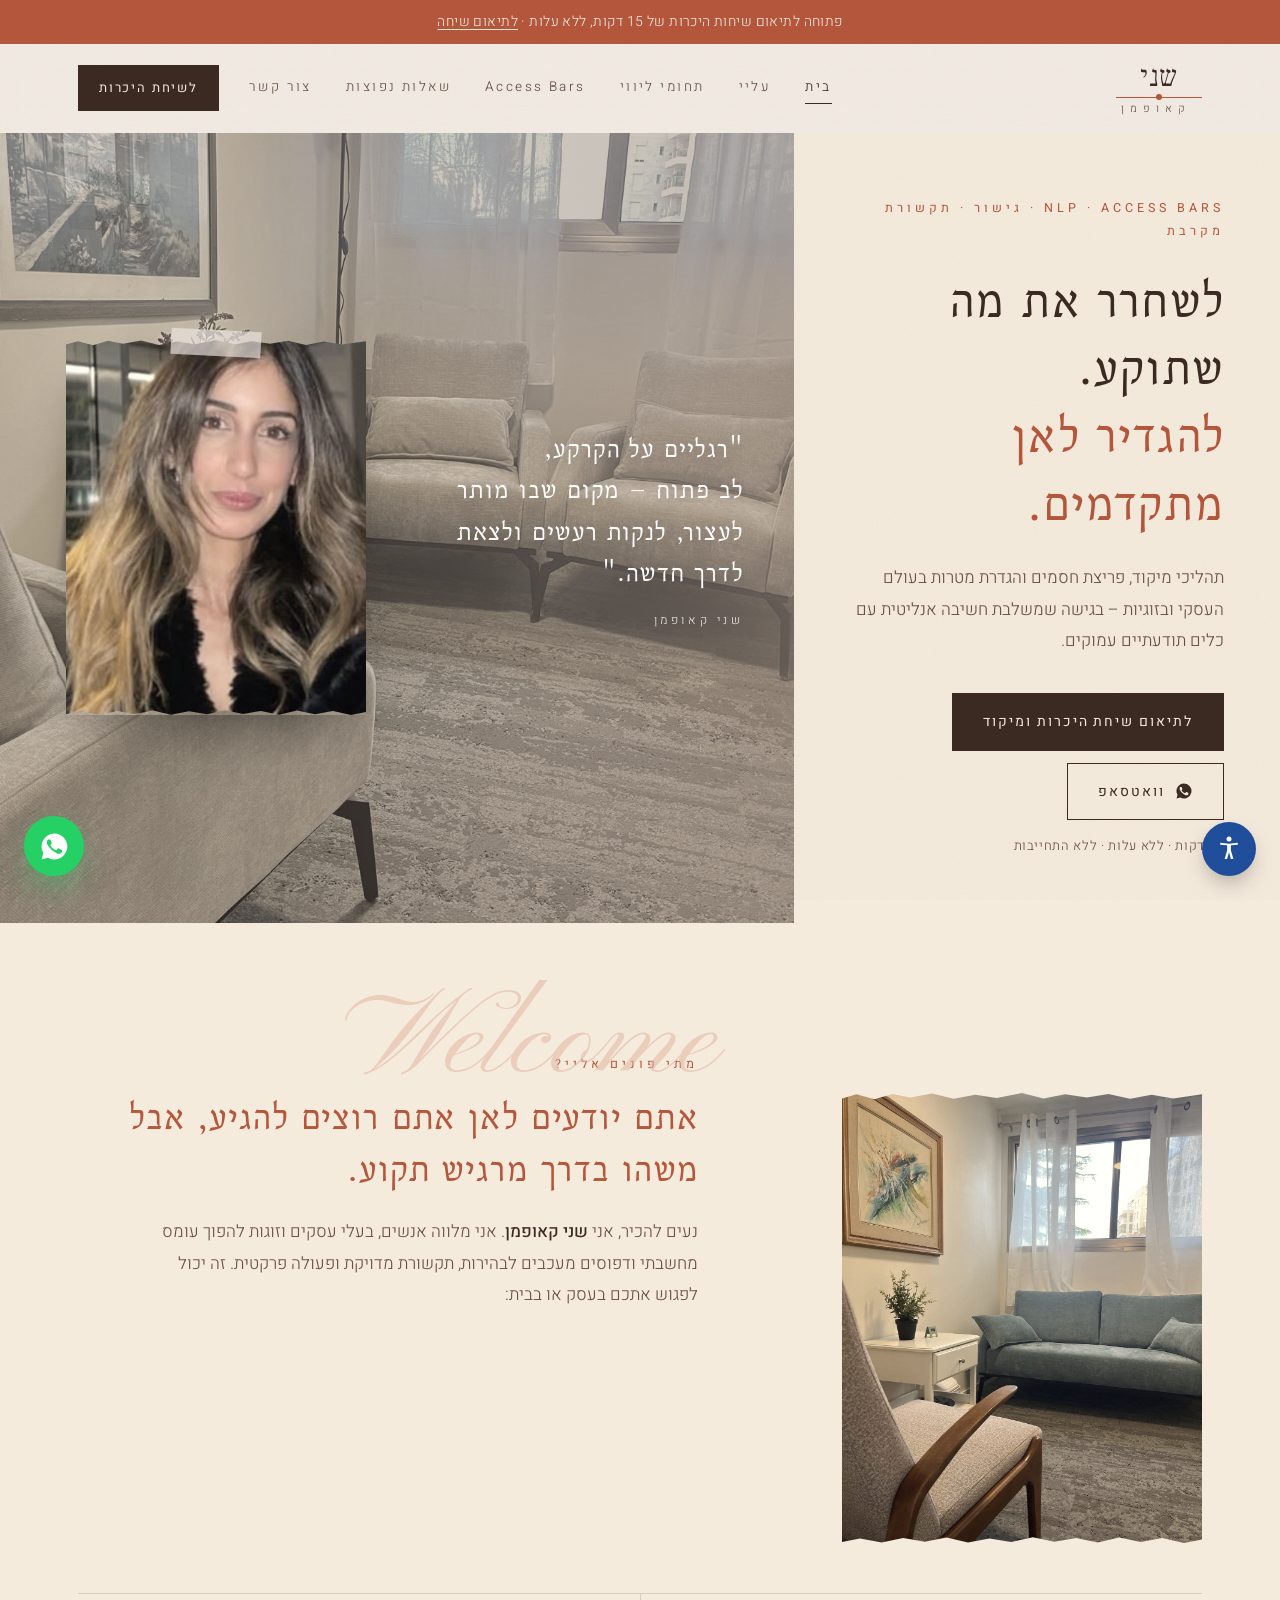
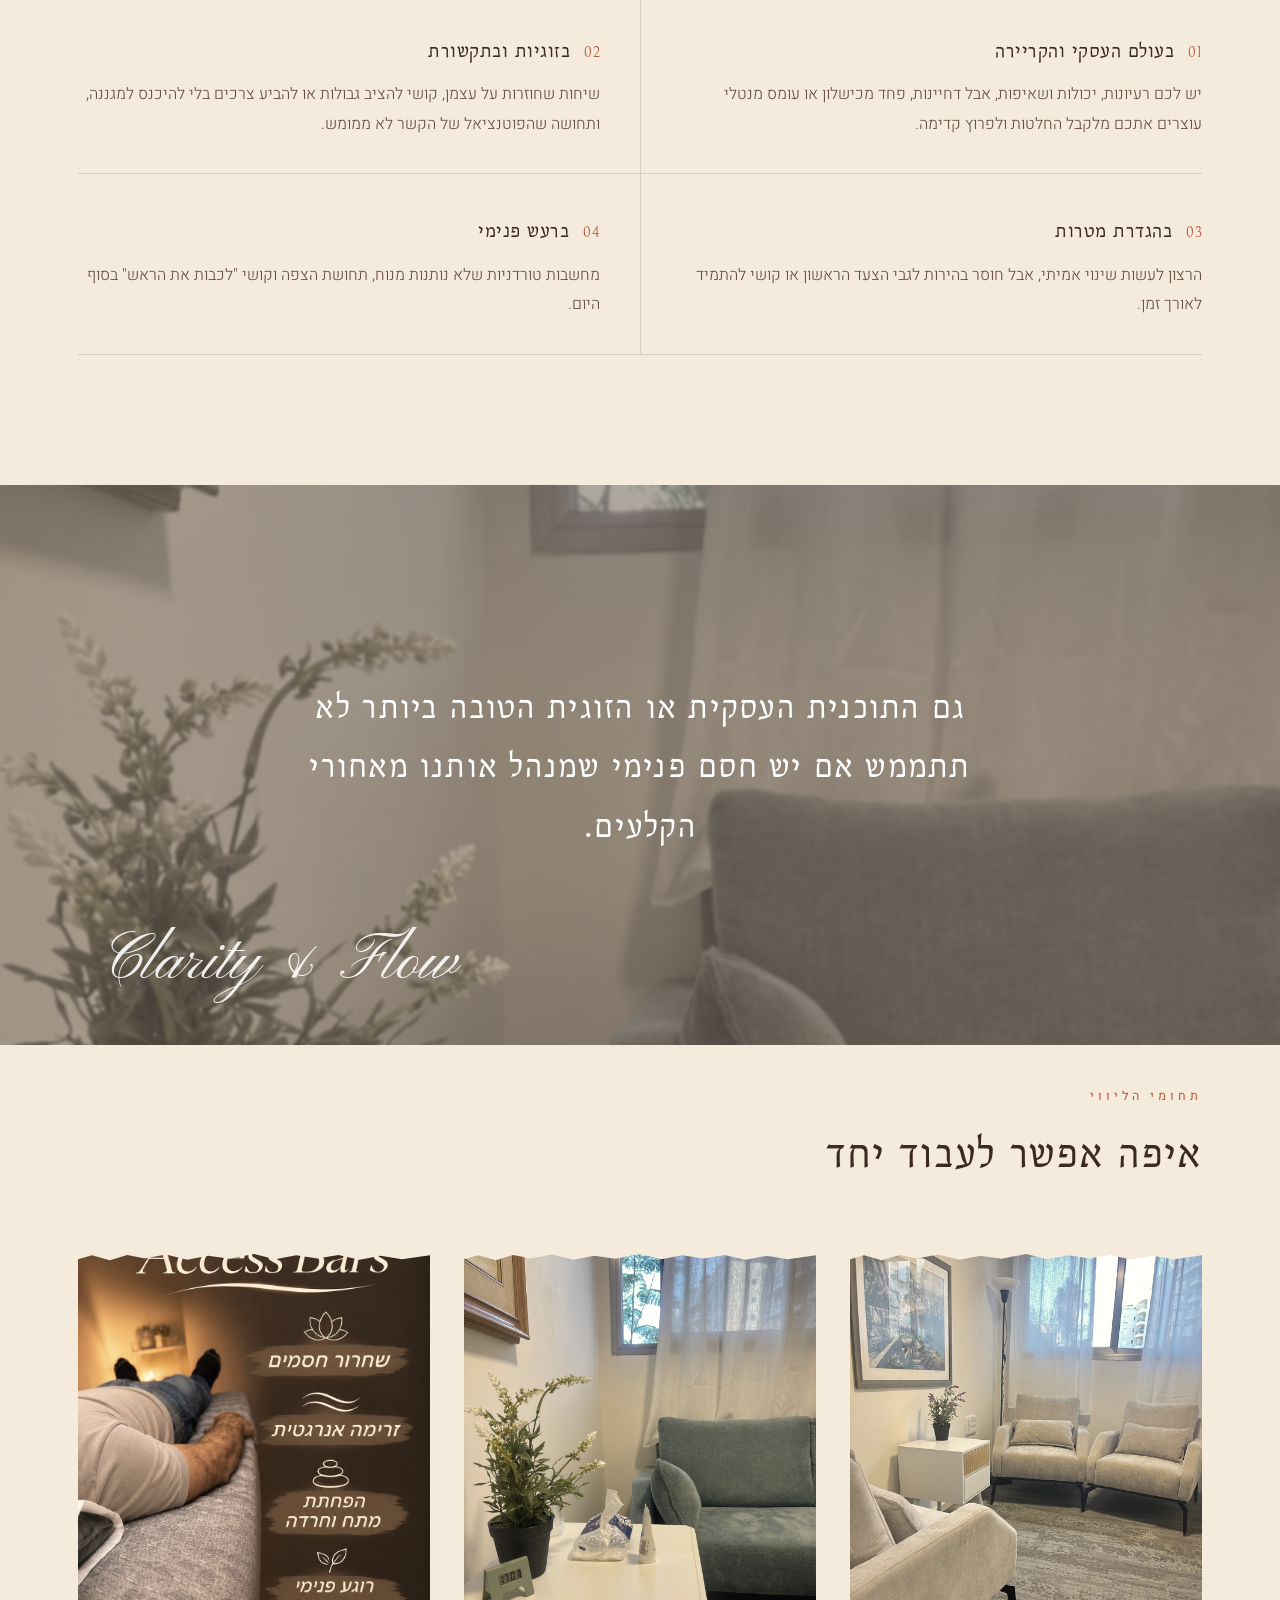
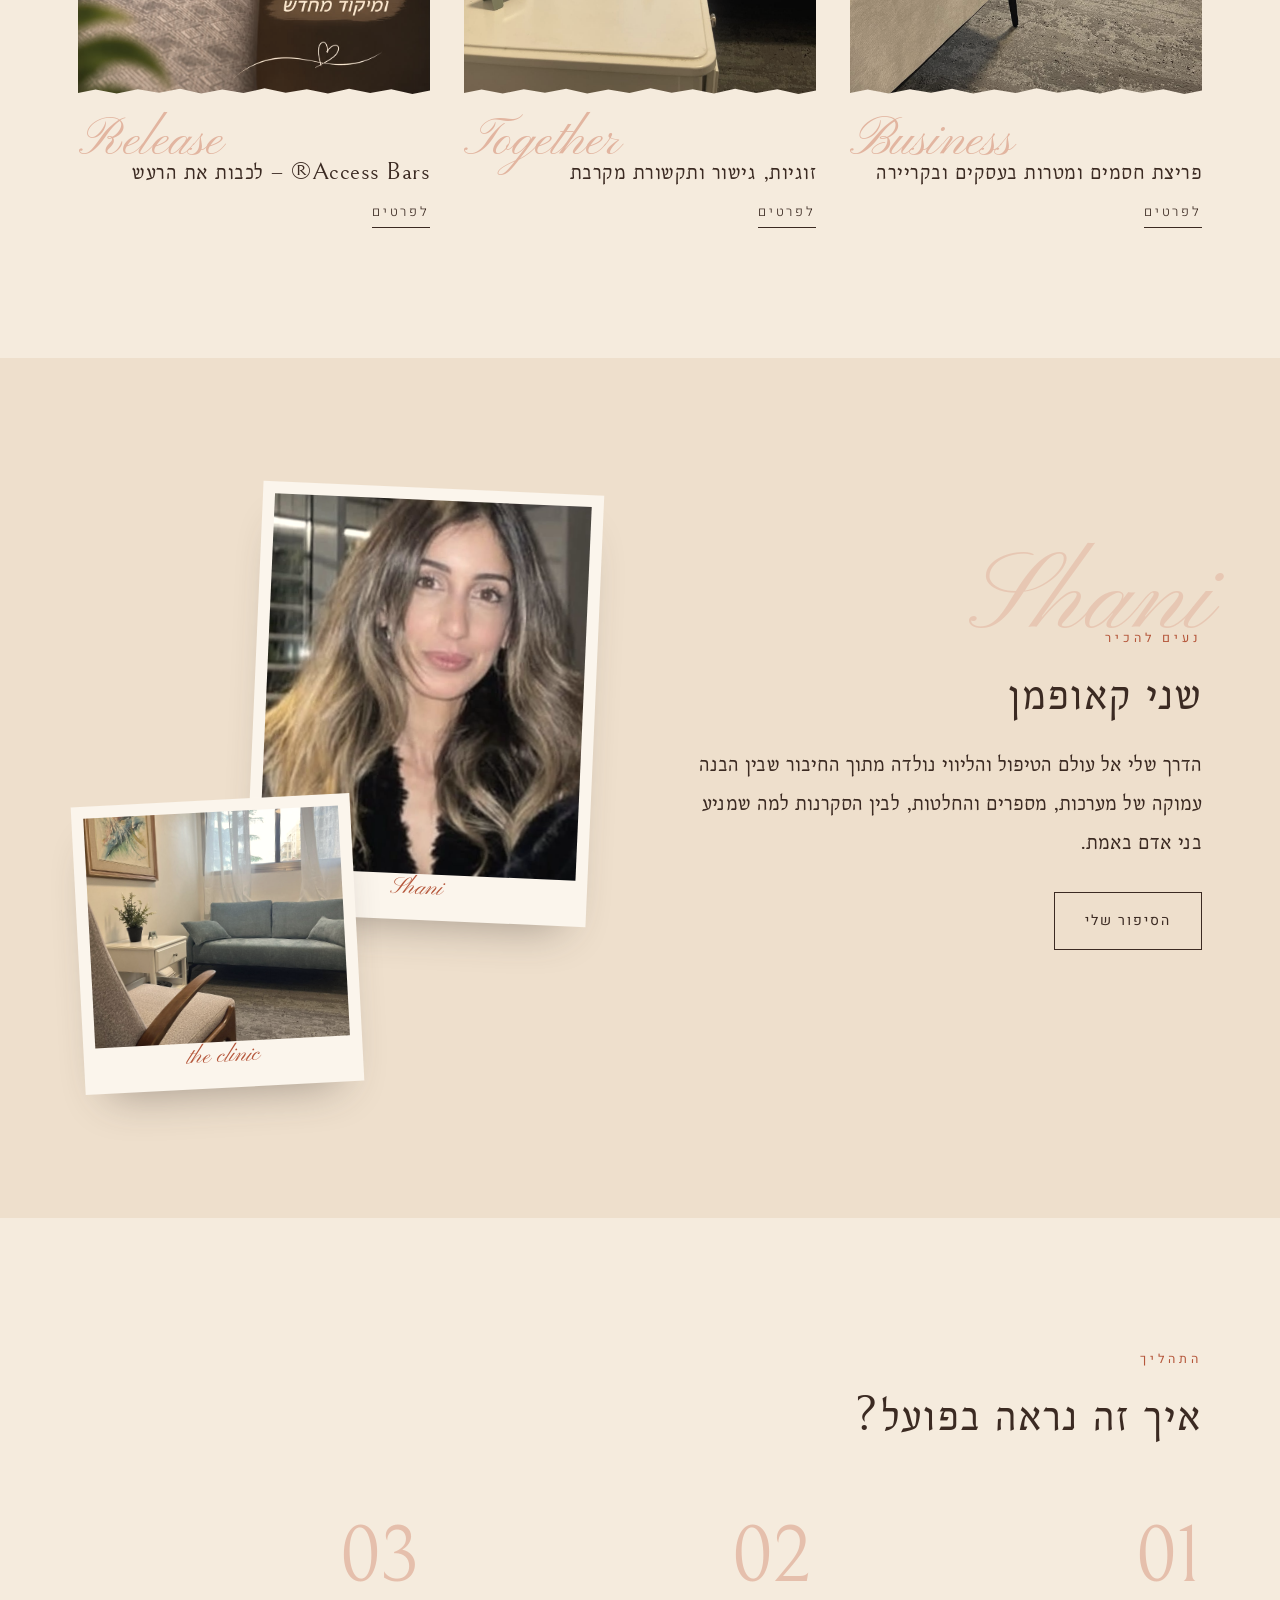
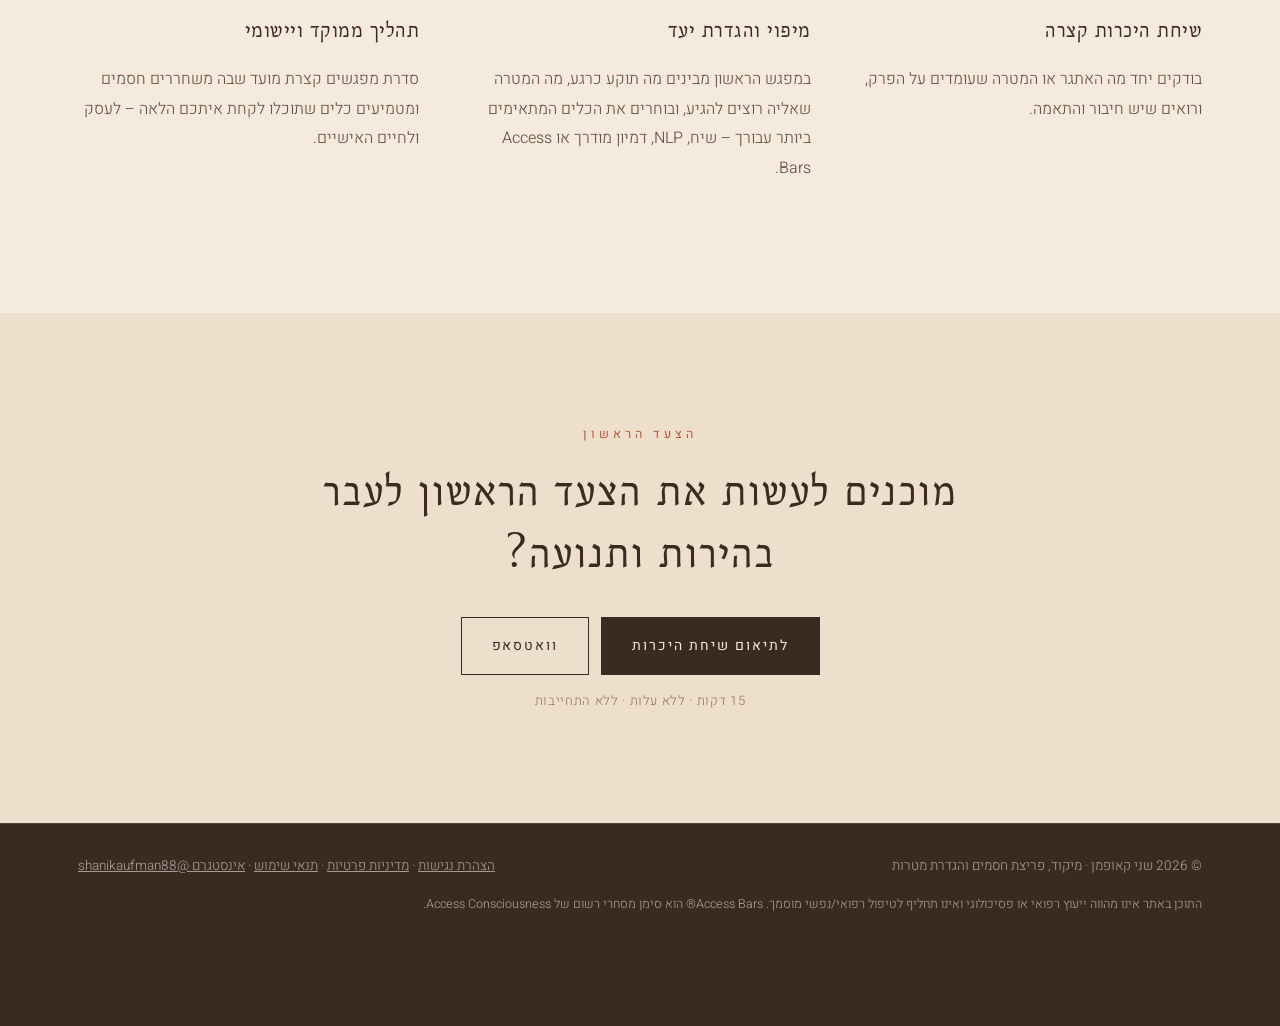
<file: index.html>
<!doctype html>
<html lang="he" dir="rtl">
<head>
<meta charset="utf-8">
<meta name="viewport" content="width=device-width, initial-scale=1">
<title>שני קאופמן | מיקוד, פריצת חסמים והגדרת מטרות</title>
<meta name="description" content="תהליכי מיקוד, פריצת חסמים והגדרת מטרות בעסקים ובזוגיות – NLP, דמיון מודרך, Access Bars, גישור ותקשורת מקרבת.">
<meta property="og:title" content="שני קאופמן | מיקוד, פריצת חסמים והגדרת מטרות">
<meta property="og:description" content="תהליכי מיקוד, פריצת חסמים והגדרת מטרות בעסקים ובזוגיות – NLP, דמיון מודרך, Access Bars, גישור ותקשורת מקרבת.">
<meta property="og:image" content="assets/shani.jpg">
<meta name="theme-color" content="#F5EBDD">
<link rel="icon" href="data:image/svg+xml,%3Csvg xmlns='http://www.w3.org/2000/svg' viewBox='0 0 64 64'%3E%3Crect width='64' height='64' rx='16' fill='%234A4038'/%3E%3Cpath d='M12 40c6 0 9-14 17-14s7 12 0 12-4-14 8-14h15' fill='none' stroke='%23F1ECE6' stroke-width='3.4' stroke-linecap='round'/%3E%3Ccircle cx='52' cy='24' r='3.2' fill='%23C4A68C'/%3E%3C/svg%3E">
<link rel="preconnect" href="https://fonts.googleapis.com">
<link rel="preconnect" href="https://fonts.gstatic.com" crossorigin>
<link href="https://fonts.googleapis.com/css2?family=Bellefair&family=Frank+Ruhl+Libre:wght@300;400&family=Heebo:wght@300;400;500&family=Pinyon+Script&display=swap" rel="stylesheet">
<link rel="stylesheet" href="assets/style.css">
</head>
<body>
<a class="skip" href="#main">דילוג לתוכן הראשי</a>
<div class="topbar">פתוחה לתיאום שיחות היכרות של 15 דקות, ללא עלות · <a href="contact.html">לתיאום שיחה</a></div>
<header class="nav" id="nav"><div class="nav-in">
<a href="index.html" class="brand" aria-label="שני קאופמן – דף הבית"><span class="wm"><span class="wm-1">שני</span><span class="wm-line" aria-hidden="true"><i></i></span><span class="wm-2">קאופמן</span></span></a>
<nav class="nav-links" aria-label="ניווט ראשי"><a href="index.html" aria-current="page">בית</a><a href="about.html">עליי</a><a href="services.html">תחומי ליווי</a><a href="access-bars.html">Access Bars</a><a href="faq.html">שאלות נפוצות</a><a href="contact.html">צור קשר</a></nav>
<details class="mobile-menu"><summary>תפריט ☰</summary><nav aria-label="ניווט נייד"><a href="index.html" aria-current="page">בית</a><a href="about.html">עליי</a><a href="services.html">תחומי ליווי</a><a href="access-bars.html">Access Bars</a><a href="faq.html">שאלות נפוצות</a><a href="contact.html">צור קשר</a></nav></details>
<a href="contact.html" class="btn btn-fill"><span>לשיחת היכרות</span></a>
</div></header>
<main id="main" tabindex="-1">
<section class="hero" id="top" style="padding:0">
  <div class="hero-txt">
    <div class="label rv">NLP · Access Bars · גישור · תקשורת מקרבת</div>
    <h1 class="rv d1">לשחרר את מה שתוקע.<span>להגדיר לאן מתקדמים.</span></h1>
    <p class="rv d2">תהליכי מיקוד, פריצת חסמים והגדרת מטרות בעולם העסקי ובזוגיות – בגישה שמשלבת חשיבה אנליטית עם כלים תודעתיים עמוקים.</p>
    <div class="btns rv d2">
      <a href="contact.html" class="btn btn-fill">לתיאום שיחת היכרות ומיקוד</a>
      <a class="btn wa-link" href="#">
        <svg viewBox="0 0 24 24" fill="currentColor" aria-hidden="true"><path d="M12 2a10 10 0 0 0-8.6 15.1L2 22l5-1.3A10 10 0 1 0 12 2zm5.8 14.2c-.2.7-1.4 1.3-2 1.4-.5.1-1.2.1-1.9-.1a17 17 0 0 1-6.9-6c-.5-.8-.9-1.8-.9-2.8 0-1 .5-1.6.8-1.9.3-.3.6-.3.8-.3h.6c.2 0 .4 0 .6.5l.9 2.1c.1.2.1.4 0 .5l-.4.6-.4.4c-.1.2-.3.3-.1.6.2.3.8 1.3 1.7 2.1 1.2 1 2.1 1.4 2.4 1.5.3.1.5.1.7-.1l.9-1.1c.2-.3.4-.2.7-.1l2 1c.3.1.5.2.5.3.1.2.1.7-.1 1.4z"/></svg>
        וואטסאפ</a>
    </div>
    <p class="hero-note rv d2">15 דקות · ללא עלות · ללא התחייבות</p>
  </div>
  <div class="hero-vis">
    <div class="bg" aria-hidden="true"></div>
    <div class="inner">
      <div class="hero-quote rv d1">"רגליים על הקרקע,<br>לב פתוח – מקום שבו מותר לעצור, לנקות רעשים ולצאת לדרך חדשה."<small>שני קאופמן</small></div>
      <figure class="hero-portrait rv d2" style="position:relative"><span class="tape" aria-hidden="true"></span><img class="photo torn" src="assets/shani.jpg" alt="שני קאופמן"></figure>
    </div>
  </div>
</section><section id="welcome">
  <div class="wrap welcome">
    <div class="pic rv"><img class="photo torn" src="assets/clinic-3.jpg" alt="חדר הקליניקה – ספה בגוון טורקיז מול חלון" loading="lazy"></div>
    <div class="txt">
      <span class="script" aria-hidden="true">Welcome</span>
      <div class="label rv">מתי פונים אליי?</div>
      <h2 class="rv d1" style="margin-top:14px">אתם יודעים לאן אתם רוצים להגיע, אבל משהו בדרך מרגיש תקוע.</h2>
      <p class="rv d2">נעים להכיר, אני <strong>שני קאופמן</strong>. אני מלווה אנשים, בעלי עסקים וזוגות להפוך עומס מחשבתי ודפוסים מעכבים לבהירות, תקשורת מדויקת ופעולה פרקטית. זה יכול לפגוש אתכם בעסק או בבית:</p>
    </div>
  </div>
  <div class="wrap">
    <div class="pains">
      <article class="pain rv"><h3><i>01</i>בעולם העסקי והקריירה</h3><p>יש לכם רעיונות, יכולות ושאיפות, אבל דחיינות, פחד מכישלון או עומס מנטלי עוצרים אתכם מלקבל החלטות ולפרוץ קדימה.</p></article>
      <article class="pain rv d1"><h3><i>02</i>בזוגיות ובתקשורת</h3><p>שיחות שחוזרות על עצמן, קושי להציב גבולות או להביע צרכים בלי להיכנס למגננה, ותחושה שהפוטנציאל של הקשר לא ממומש.</p></article>
      <article class="pain rv"><h3><i>03</i>בהגדרת מטרות</h3><p>הרצון לעשות שינוי אמיתי, אבל חוסר בהירות לגבי הצעד הראשון או קושי להתמיד לאורך זמן.</p></article>
      <article class="pain rv d1"><h3><i>04</i>ברעש פנימי</h3><p>מחשבות טורדניות שלא נותנות מנוח, תחושת הצפה וקושי "לכבות את הראש" בסוף היום.</p></article>
    </div>
  </div>
</section><!-- BAND -->
<div class="band">
  <div class="bg" aria-hidden="true"></div>
  <blockquote class="rv">גם התוכנית העסקית או הזוגית הטובה ביותר לא תתממש אם יש חסם פנימי שמנהל אותנו מאחורי הקלעים.</blockquote>
  <span class="script" aria-hidden="true">Clarity &amp; Flow</span>
</div>

<section style="padding-top:40px"><div class="wrap"><div class="label rv">תחומי הליווי</div><h2 class="rv d1" style="margin-top:14px">איפה אפשר לעבוד יחד</h2>
<div class="teasers">
<a class="teaser rv" href="services.html#business"><div class="imgw"><img class="photo torn" src="assets/clinic-2.jpg" alt="" loading="lazy"></div><span class="script" aria-hidden="true">Business</span><h3>פריצת חסמים ומטרות בעסקים ובקריירה</h3><span class="more">לפרטים</span></a>
<a class="teaser rv d1" href="services.html#couples"><div class="imgw"><img class="photo torn" src="assets/clinic-1.jpg" alt="" loading="lazy"></div><span class="script" aria-hidden="true">Together</span><h3>זוגיות, גישור ותקשורת מקרבת</h3><span class="more">לפרטים</span></a>
<a class="teaser rv d2" href="access-bars.html"><div class="imgw"><img class="photo torn" src="assets/access-bars.jpg" alt="" loading="lazy" style="object-position:50% 70%"></div><span class="script" aria-hidden="true">Release</span><h3>Access Bars® – לכבות את הרעש</h3><span class="more">לפרטים</span></a>
</div></div></section><section class="about"><div class="wrap split"><div style="position:relative"><span class="script" aria-hidden="true">Shani</span><div class="label rv">נעים להכיר</div><h2 class="rv d1" style="margin-top:14px">שני קאופמן</h2>
<p class="big rv d1">הדרך שלי אל עולם הטיפול והליווי נולדה מתוך החיבור שבין הבנה עמוקה של מערכות, מספרים והחלטות, לבין הסקרנות למה שמניע בני אדם באמת.</p>
<a href="about.html" class="btn rv" style="margin-top:30px">הסיפור שלי</a></div>
<div class="about-pics rv d1"><figure class="p1"><img class="photo" src="assets/shani.jpg" alt="שני קאופמן"><figcaption>Shani</figcaption></figure><figure class="p2"><img class="photo" src="assets/clinic-3.jpg" alt="הקליניקה" loading="lazy"><figcaption>the clinic</figcaption></figure></div></div></section><section id="process">
  <div class="wrap">
    <div class="label rv">התהליך</div>
    <h2 class="rv d1" style="margin-top:14px">איך זה נראה בפועל?</h2>
    <div class="steps">
      <div class="step rv"><div class="n">01</div><h3>שיחת היכרות קצרה</h3><p>בודקים יחד מה האתגר או המטרה שעומדים על הפרק, ורואים שיש חיבור והתאמה.</p></div>
      <div class="step rv d1"><div class="n">02</div><h3>מיפוי והגדרת יעד</h3><p>במפגש הראשון מבינים מה תוקע כרגע, מה המטרה שאליה רוצים להגיע, ובוחרים את הכלים המתאימים ביותר עבורך – שיח, NLP, דמיון מודרך או Access Bars.</p></div>
      <div class="step rv d2"><div class="n">03</div><h3>תהליך ממוקד ויישומי</h3><p>סדרת מפגשים קצרת מועד שבה משחררים חסמים ומטמיעים כלים שתוכלו לקחת איתכם הלאה – לעסק ולחיים האישיים.</p></div>
    </div>
  </div>
</section><section class="cta-strip"><div class="label rv">הצעד הראשון</div><h2 class="rv d1" style="margin-top:14px">מוכנים לעשות את הצעד הראשון לעבר בהירות ותנועה?</h2>
<div class="btns rv d2"><a href="contact.html" class="btn btn-fill">לתיאום שיחת היכרות</a><a href="#" class="btn wa-link">וואטסאפ</a></div>
<p class="hero-note">15 דקות · ללא עלות · ללא התחייבות</p></section>
</main>
<footer><div class="wrap">
  <span>© <span id="y"></span> שני קאופמן · מיקוד, פריצת חסמים והגדרת מטרות</span>
  <span><a href="accessibility.html">הצהרת נגישות</a> · <a href="privacy.html">מדיניות פרטיות</a> · <a href="terms.html">תנאי שימוש</a> · <a href="https://www.instagram.com/shanikaufman88/" target="_blank" rel="noopener">אינסטגרם @shanikaufman88</a></span>
  <span style="flex-basis:100%;font-size:12.5px">התוכן באתר אינו מהווה ייעוץ רפואי או פסיכולוגי ואינו תחליף לטיפול רפואי/נפשי מוסמך. Access Bars® הוא סימן מסחרי רשום של Access Consciousness.</span>
</div></footer>
<a class="fab wa-link" href="#" aria-label="שליחת הודעה בוואטסאפ"><svg viewBox="0 0 24 24" aria-hidden="true"><path d="M12 2a10 10 0 0 0-8.6 15.1L2 22l5-1.3A10 10 0 1 0 12 2zm5.8 14.2c-.2.7-1.4 1.3-2 1.4-.5.1-1.2.1-1.9-.1a17 17 0 0 1-6.9-6c-.5-.8-.9-1.8-.9-2.8 0-1 .5-1.6.8-1.9.3-.3.6-.3.8-.3h.6c.2 0 .4 0 .6.5l.9 2.1c.1.2.1.4 0 .5l-.4.6-.4.4c-.1.2-.3.3-.1.6.2.3.8 1.3 1.7 2.1 1.2 1 2.1 1.4 2.4 1.5.3.1.5.1.7-.1l.9-1.1c.2-.3.4-.2.7-.1l2 1c.3.1.5.2.5.3.1.2.1.7-.1 1.4z"/></svg></a>

<button class="a11y-btn" id="a11yBtn" aria-label="תפריט נגישות" aria-expanded="false" aria-controls="a11yPanel"><svg viewBox="0 0 24 24" aria-hidden="true"><circle cx="12" cy="4" r="2"/><path d="M19 8.5 13.5 9v4l2 7h-2l-1.5-5.5L10.5 20h-2l2-7V9L5 8.5V7l7 .8 7-.8z"/></svg></button>
<div class="a11y-panel" id="a11yPanel" role="dialog" aria-label="אפשרויות נגישות">
  <h4>התאמות נגישות</h4>
  <button data-c="fs1" aria-pressed="false">הגדלת טקסט</button>
  <button data-c="fs2" aria-pressed="false">הגדלת טקסט נוספת</button>
  <button data-c="hc" aria-pressed="false">ניגודיות גבוהה</button>
  <button data-c="gs" aria-pressed="false">גווני אפור</button>
  <button data-c="ul" aria-pressed="false">הדגשת קישורים</button>
  <button data-c="rf" aria-pressed="false">גופן קריא</button>
  <button data-c="na" aria-pressed="false">עצירת אנימציות</button>
  <button id="a11yReset">איפוס</button>
  <a href="accessibility.html">הצהרת נגישות</a>
</div>

<script src="assets/site.js"></script>
</body>
</html>
</file>
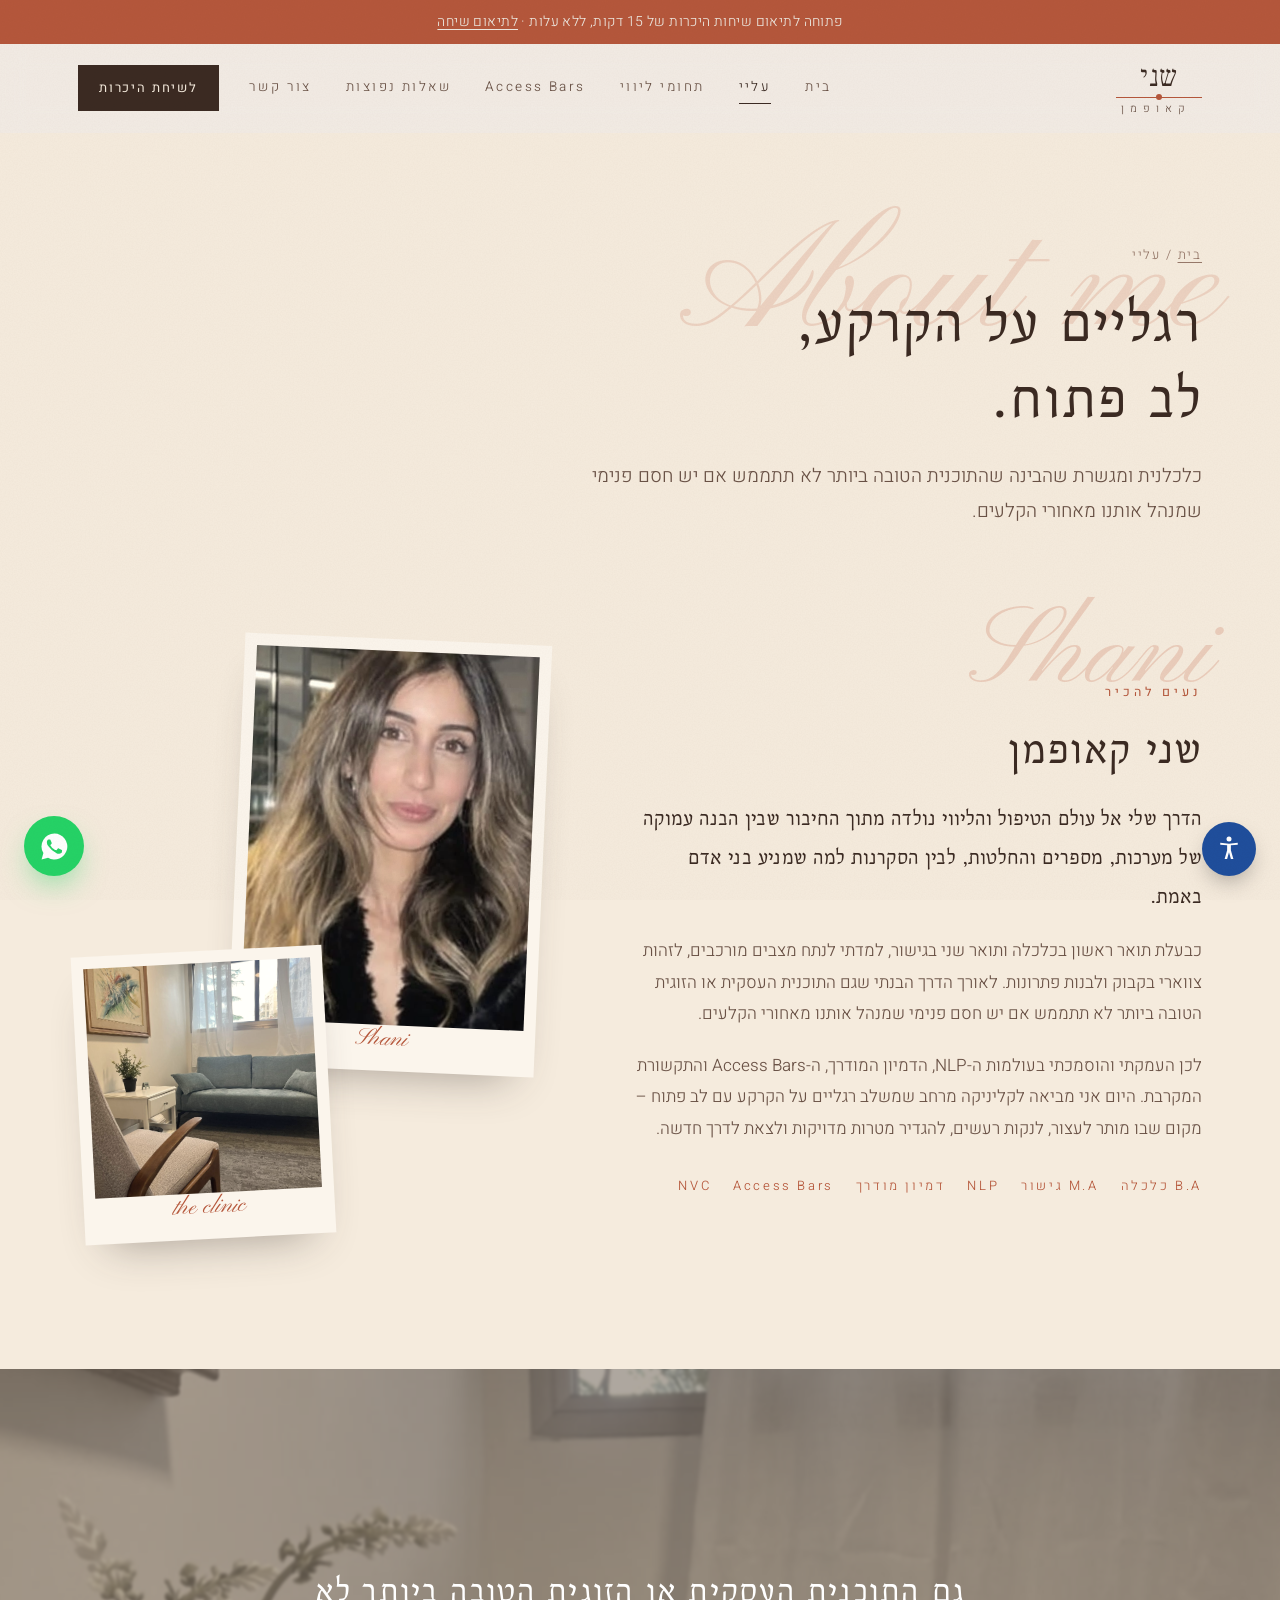
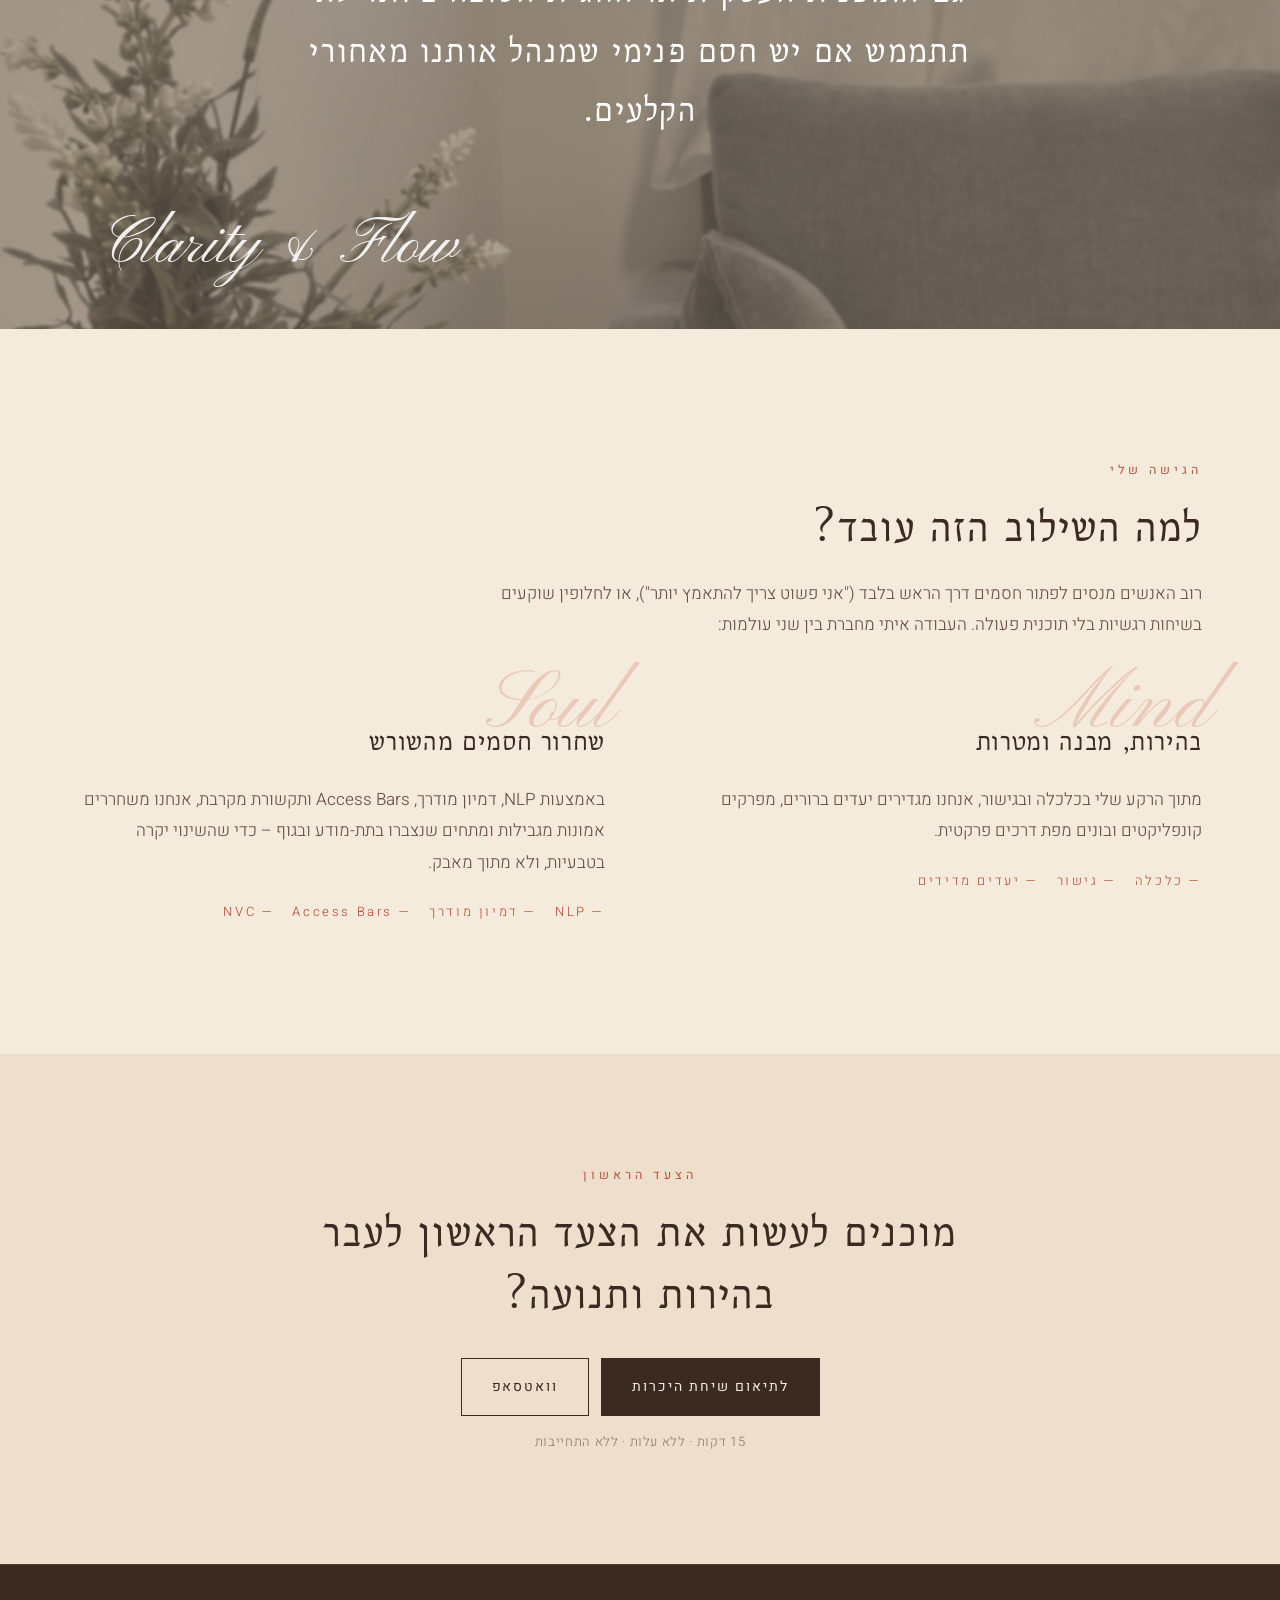
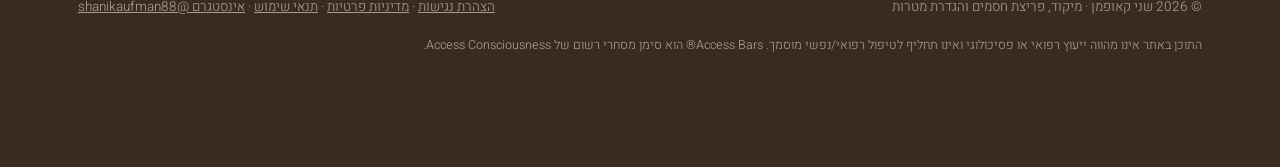
<file: about.html>
<!doctype html>
<html lang="he" dir="rtl">
<head>
<meta charset="utf-8">
<meta name="viewport" content="width=device-width, initial-scale=1">
<title>עליי | שני קאופמן</title>
<meta name="description" content="שני קאופמן – B.A בכלכלה, M.A בגישור, מוסמכת NLP, דמיון מודרך, Access Bars ותקשורת מקרבת.">
<meta property="og:title" content="עליי | שני קאופמן">
<meta property="og:description" content="שני קאופמן – B.A בכלכלה, M.A בגישור, מוסמכת NLP, דמיון מודרך, Access Bars ותקשורת מקרבת.">
<meta property="og:image" content="assets/shani.jpg">
<meta name="theme-color" content="#F5EBDD">
<link rel="icon" href="data:image/svg+xml,%3Csvg xmlns='http://www.w3.org/2000/svg' viewBox='0 0 64 64'%3E%3Crect width='64' height='64' rx='16' fill='%234A4038'/%3E%3Cpath d='M12 40c6 0 9-14 17-14s7 12 0 12-4-14 8-14h15' fill='none' stroke='%23F1ECE6' stroke-width='3.4' stroke-linecap='round'/%3E%3Ccircle cx='52' cy='24' r='3.2' fill='%23C4A68C'/%3E%3C/svg%3E">
<link rel="preconnect" href="https://fonts.googleapis.com">
<link rel="preconnect" href="https://fonts.gstatic.com" crossorigin>
<link href="https://fonts.googleapis.com/css2?family=Bellefair&family=Frank+Ruhl+Libre:wght@300;400&family=Heebo:wght@300;400;500&family=Pinyon+Script&display=swap" rel="stylesheet">
<link rel="stylesheet" href="assets/style.css">
</head>
<body>
<a class="skip" href="#main">דילוג לתוכן הראשי</a>
<div class="topbar">פתוחה לתיאום שיחות היכרות של 15 דקות, ללא עלות · <a href="contact.html">לתיאום שיחה</a></div>
<header class="nav" id="nav"><div class="nav-in">
<a href="index.html" class="brand" aria-label="שני קאופמן – דף הבית"><span class="wm"><span class="wm-1">שני</span><span class="wm-line" aria-hidden="true"><i></i></span><span class="wm-2">קאופמן</span></span></a>
<nav class="nav-links" aria-label="ניווט ראשי"><a href="index.html">בית</a><a href="about.html" aria-current="page">עליי</a><a href="services.html">תחומי ליווי</a><a href="access-bars.html">Access Bars</a><a href="faq.html">שאלות נפוצות</a><a href="contact.html">צור קשר</a></nav>
<details class="mobile-menu"><summary>תפריט ☰</summary><nav aria-label="ניווט נייד"><a href="index.html">בית</a><a href="about.html" aria-current="page">עליי</a><a href="services.html">תחומי ליווי</a><a href="access-bars.html">Access Bars</a><a href="faq.html">שאלות נפוצות</a><a href="contact.html">צור קשר</a></nav></details>
<a href="contact.html" class="btn btn-fill"><span>לשיחת היכרות</span></a>
</div></header>
<main id="main" tabindex="-1">
<section class="page-hero"><div class="wrap"><span class="script" aria-hidden="true">About me</span>
<div class="crumbs rv"><a href="index.html">בית</a> / עליי</div>
<h1 class="rv d1">רגליים על הקרקע,<br>לב פתוח.</h1><p class="rv d2">כלכלנית ומגשרת שהבינה שהתוכנית הטובה ביותר לא תתממש אם יש חסם פנימי שמנהל אותנו מאחורי הקלעים.</p></div></section><section class="about" id="about" style="background:transparent;padding-top:20px">
  <div class="wrap about-grid">
    <div style="position:relative">
      <span class="script" aria-hidden="true">Shani</span>
      <div class="label rv">נעים להכיר</div>
      <h2 class="rv d1" style="margin-top:14px">שני קאופמן</h2>
      <p class="big rv d1">הדרך שלי אל עולם הטיפול והליווי נולדה מתוך החיבור שבין הבנה עמוקה של מערכות, מספרים והחלטות, לבין הסקרנות למה שמניע בני אדם באמת.</p>
      <p class="rv">כבעלת תואר ראשון בכלכלה ותואר שני בגישור, למדתי לנתח מצבים מורכבים, לזהות צווארי בקבוק ולבנות פתרונות. לאורך הדרך הבנתי שגם התוכנית העסקית או הזוגית הטובה ביותר לא תתממש אם יש חסם פנימי שמנהל אותנו מאחורי הקלעים.</p>
      <p class="rv">לכן העמקתי והוסמכתי בעולמות ה-NLP, הדמיון המודרך, ה-Access Bars והתקשורת המקרבת. היום אני מביאה לקליניקה מרחב שמשלב רגליים על הקרקע עם לב פתוח – מקום שבו מותר לעצור, לנקות רעשים, להגדיר מטרות מדויקות ולצאת לדרך חדשה.</p>
      <div class="creds rv"><span>B.A כלכלה</span><span>M.A גישור</span><span>NLP</span><span>דמיון מודרך</span><span>Access Bars</span><span>NVC</span></div>
    </div>
    <div class="about-pics rv d1">
      <figure class="p1"><img class="photo" src="assets/shani.jpg" alt="שני קאופמן"><figcaption>Shani</figcaption></figure>
      <figure class="p2"><img class="photo" src="assets/clinic-3.jpg" alt="הקליניקה" loading="lazy"><figcaption>the clinic</figcaption></figure>
    </div>
  </div>
</section><!-- BAND -->
<div class="band">
  <div class="bg" aria-hidden="true"></div>
  <blockquote class="rv">גם התוכנית העסקית או הזוגית הטובה ביותר לא תתממש אם יש חסם פנימי שמנהל אותנו מאחורי הקלעים.</blockquote>
  <span class="script" aria-hidden="true">Clarity &amp; Flow</span>
</div>

<section id="approach">
  <div class="wrap">
    <div class="label rv">הגישה שלי</div>
    <h2 class="rv d1" style="margin-top:14px;max-width:760px">למה השילוב הזה עובד?</h2>
    <p class="rv d2" style="margin-top:20px;max-width:720px;color:var(--ink-soft)">רוב האנשים מנסים לפתור חסמים דרך הראש בלבד ("אני פשוט צריך להתאמץ יותר"), או לחלופין שוקעים בשיחות רגשיות בלי תוכנית פעולה. העבודה איתי מחברת בין שני עולמות:</p>
    <div class="duo">
      <div class="world rv"><span class="script" aria-hidden="true">Mind</span>
        <h3>בהירות, מבנה ומטרות</h3>
        <p>מתוך הרקע שלי בכלכלה ובגישור, אנחנו מגדירים יעדים ברורים, מפרקים קונפליקטים ובונים מפת דרכים פרקטית.</p>
        <ul><li>כלכלה</li><li>גישור</li><li>יעדים מדידים</li></ul></div>
      <div class="world rv d1"><span class="script" aria-hidden="true">Soul</span>
        <h3>שחרור חסמים מהשורש</h3>
        <p>באמצעות NLP, דמיון מודרך, Access Bars ותקשורת מקרבת, אנחנו משחררים אמונות מגבילות ומתחים שנצברו בתת-מודע ובגוף – כדי שהשינוי יקרה בטבעיות, ולא מתוך מאבק.</p>
        <ul><li>NLP</li><li>דמיון מודרך</li><li>Access Bars</li><li>NVC</li></ul></div>
    </div>
  </div>
</section><section class="cta-strip"><div class="label rv">הצעד הראשון</div><h2 class="rv d1" style="margin-top:14px">מוכנים לעשות את הצעד הראשון לעבר בהירות ותנועה?</h2>
<div class="btns rv d2"><a href="contact.html" class="btn btn-fill">לתיאום שיחת היכרות</a><a href="#" class="btn wa-link">וואטסאפ</a></div>
<p class="hero-note">15 דקות · ללא עלות · ללא התחייבות</p></section>
</main>
<footer><div class="wrap">
  <span>© <span id="y"></span> שני קאופמן · מיקוד, פריצת חסמים והגדרת מטרות</span>
  <span><a href="accessibility.html">הצהרת נגישות</a> · <a href="privacy.html">מדיניות פרטיות</a> · <a href="terms.html">תנאי שימוש</a> · <a href="https://www.instagram.com/shanikaufman88/" target="_blank" rel="noopener">אינסטגרם @shanikaufman88</a></span>
  <span style="flex-basis:100%;font-size:12.5px">התוכן באתר אינו מהווה ייעוץ רפואי או פסיכולוגי ואינו תחליף לטיפול רפואי/נפשי מוסמך. Access Bars® הוא סימן מסחרי רשום של Access Consciousness.</span>
</div></footer>
<a class="fab wa-link" href="#" aria-label="שליחת הודעה בוואטסאפ"><svg viewBox="0 0 24 24" aria-hidden="true"><path d="M12 2a10 10 0 0 0-8.6 15.1L2 22l5-1.3A10 10 0 1 0 12 2zm5.8 14.2c-.2.7-1.4 1.3-2 1.4-.5.1-1.2.1-1.9-.1a17 17 0 0 1-6.9-6c-.5-.8-.9-1.8-.9-2.8 0-1 .5-1.6.8-1.9.3-.3.6-.3.8-.3h.6c.2 0 .4 0 .6.5l.9 2.1c.1.2.1.4 0 .5l-.4.6-.4.4c-.1.2-.3.3-.1.6.2.3.8 1.3 1.7 2.1 1.2 1 2.1 1.4 2.4 1.5.3.1.5.1.7-.1l.9-1.1c.2-.3.4-.2.7-.1l2 1c.3.1.5.2.5.3.1.2.1.7-.1 1.4z"/></svg></a>

<button class="a11y-btn" id="a11yBtn" aria-label="תפריט נגישות" aria-expanded="false" aria-controls="a11yPanel"><svg viewBox="0 0 24 24" aria-hidden="true"><circle cx="12" cy="4" r="2"/><path d="M19 8.5 13.5 9v4l2 7h-2l-1.5-5.5L10.5 20h-2l2-7V9L5 8.5V7l7 .8 7-.8z"/></svg></button>
<div class="a11y-panel" id="a11yPanel" role="dialog" aria-label="אפשרויות נגישות">
  <h4>התאמות נגישות</h4>
  <button data-c="fs1" aria-pressed="false">הגדלת טקסט</button>
  <button data-c="fs2" aria-pressed="false">הגדלת טקסט נוספת</button>
  <button data-c="hc" aria-pressed="false">ניגודיות גבוהה</button>
  <button data-c="gs" aria-pressed="false">גווני אפור</button>
  <button data-c="ul" aria-pressed="false">הדגשת קישורים</button>
  <button data-c="rf" aria-pressed="false">גופן קריא</button>
  <button data-c="na" aria-pressed="false">עצירת אנימציות</button>
  <button id="a11yReset">איפוס</button>
  <a href="accessibility.html">הצהרת נגישות</a>
</div>

<script src="assets/site.js"></script>
</body>
</html>
</file>
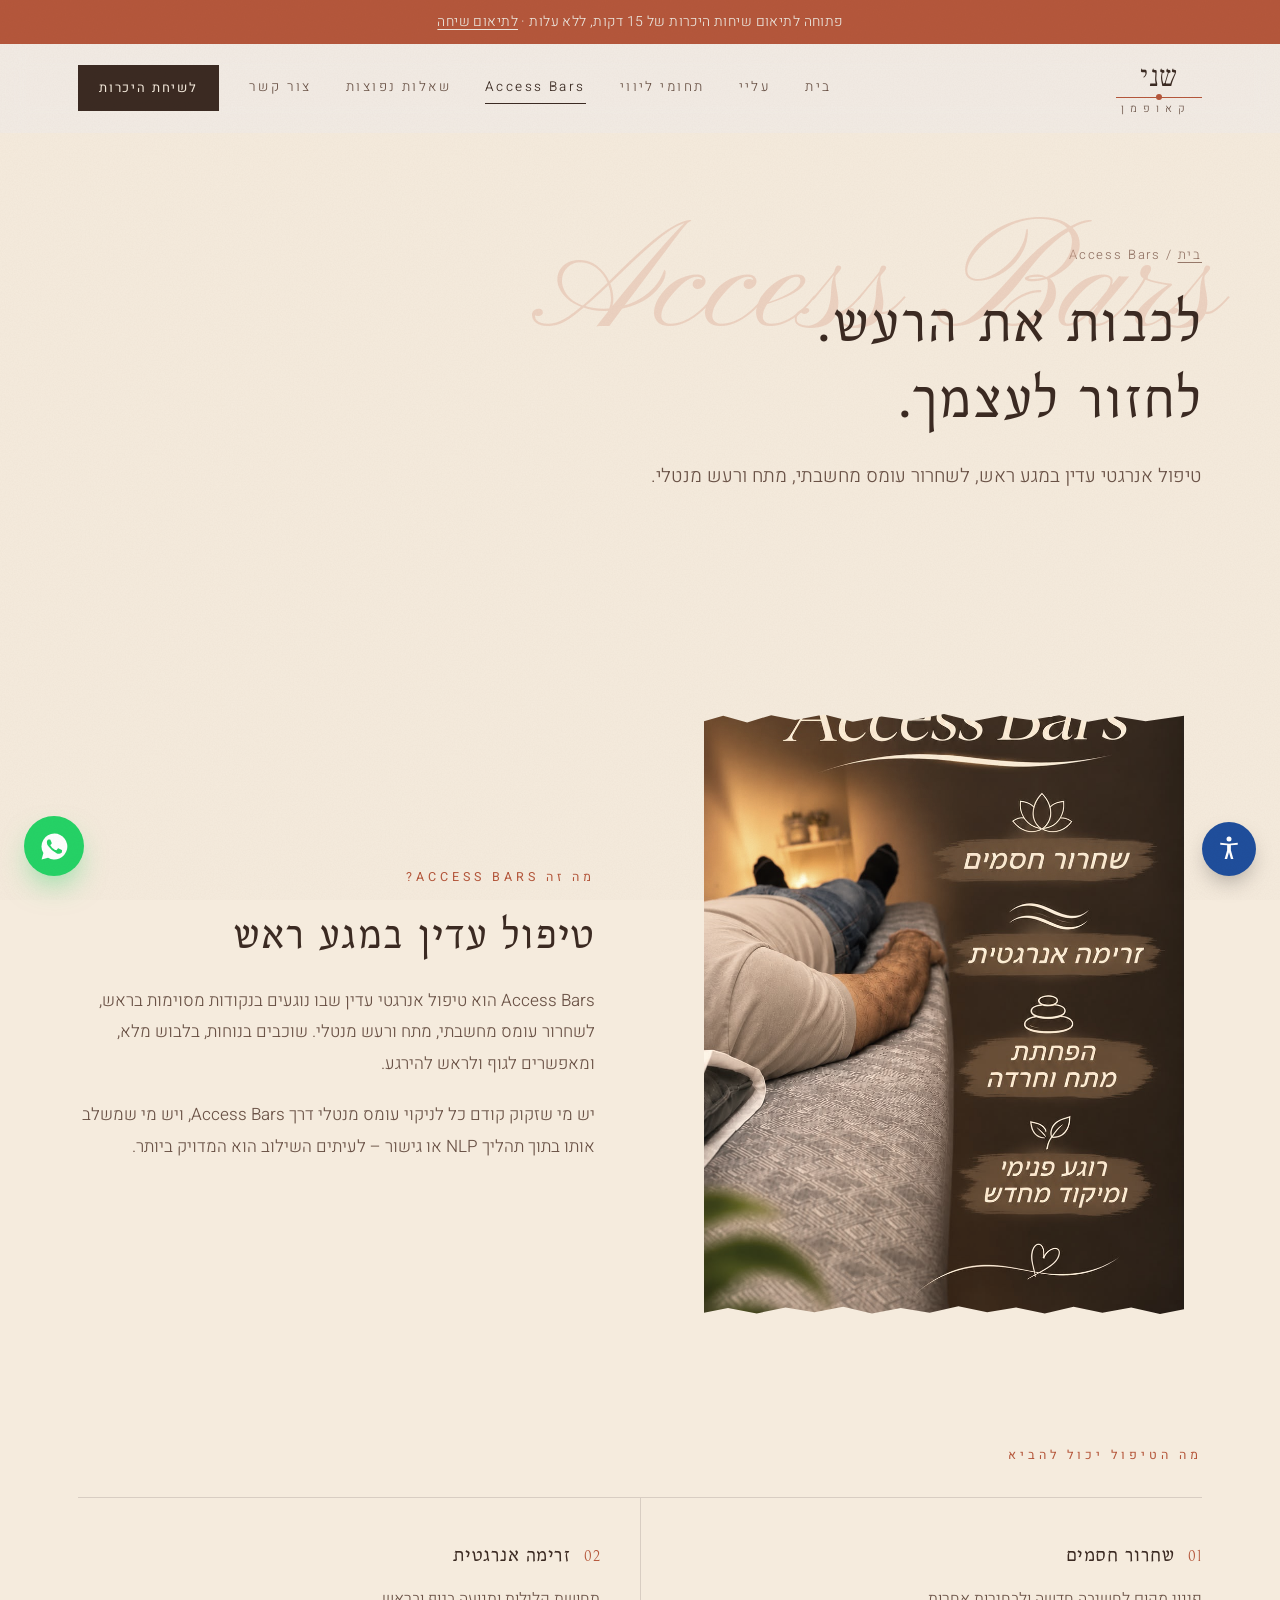
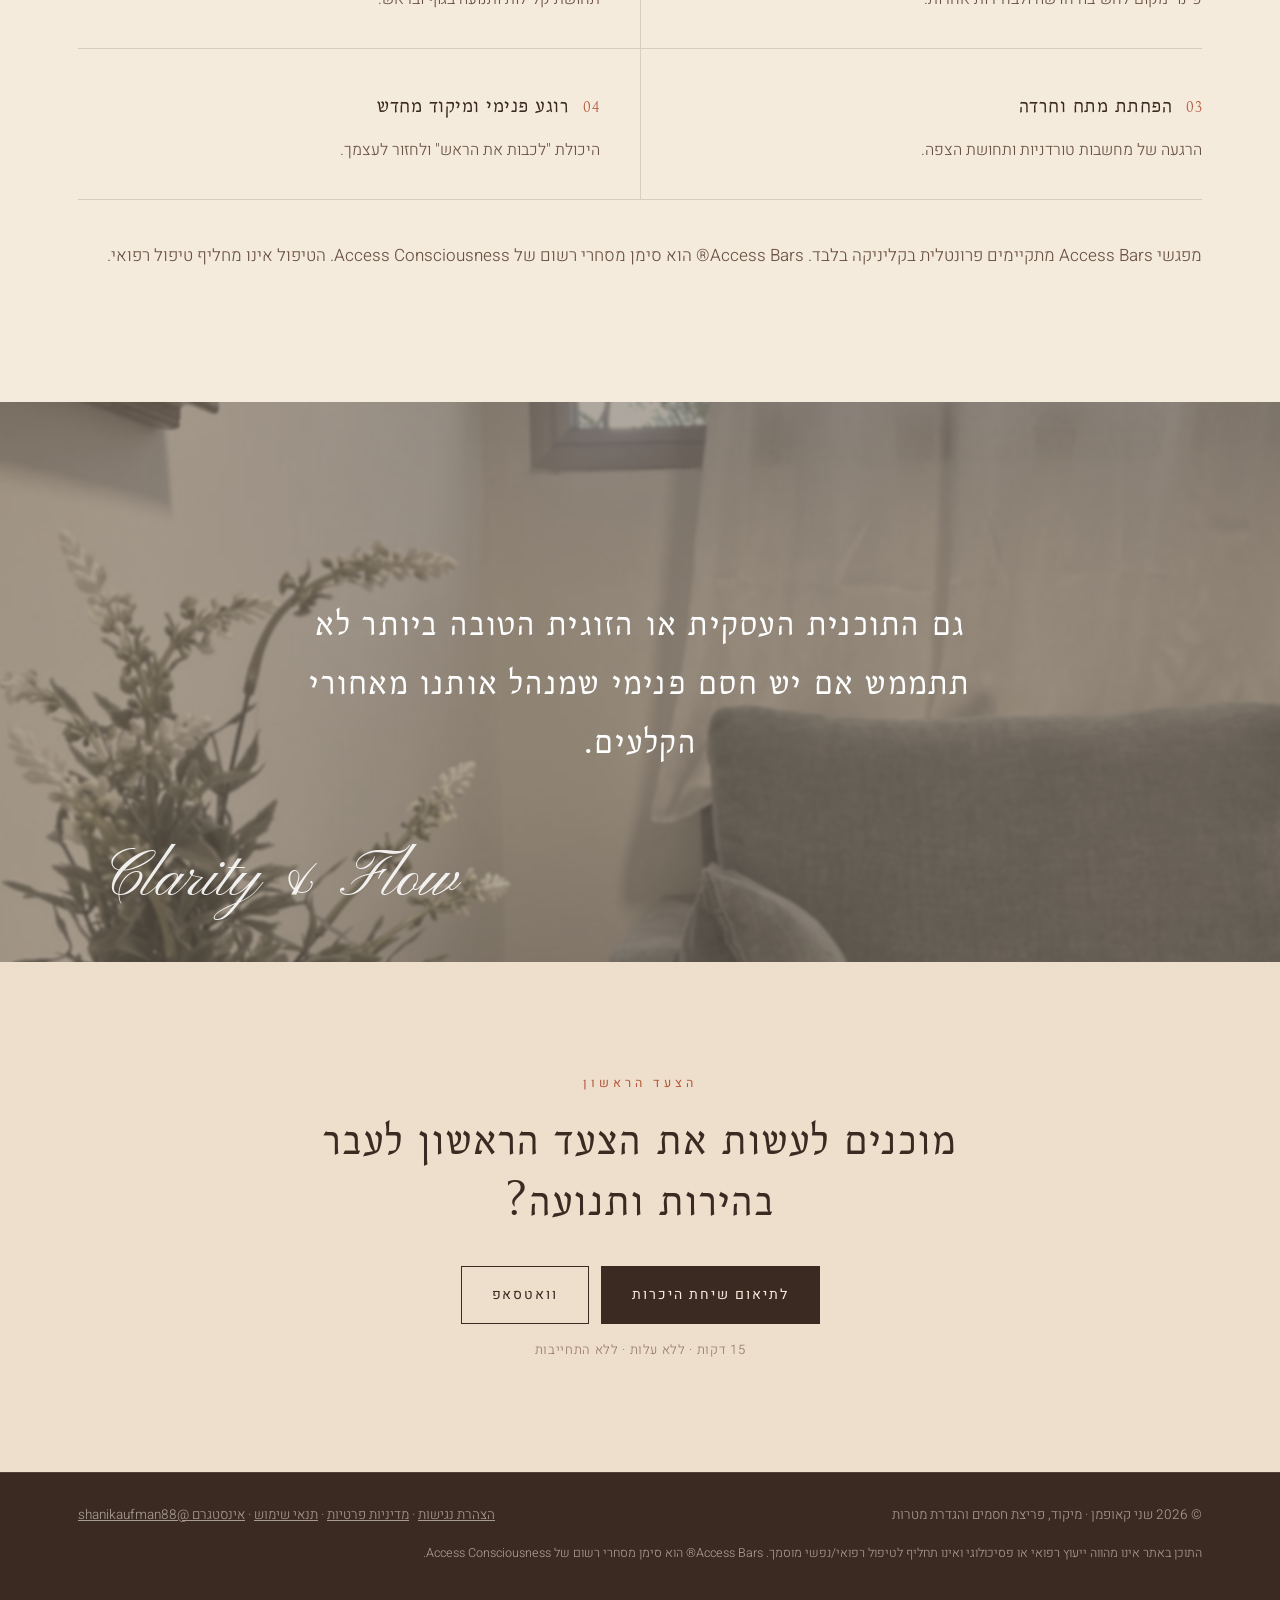
<file: access-bars.html>
<!doctype html>
<html lang="he" dir="rtl">
<head>
<meta charset="utf-8">
<meta name="viewport" content="width=device-width, initial-scale=1">
<title>Access Bars | שני קאופמן</title>
<meta name="description" content="טיפול Access Bars בקליניקה של שני קאופמן – שחרור עומס מחשבתי, מתח ורעש מנטלי.">
<meta property="og:title" content="Access Bars | שני קאופמן">
<meta property="og:description" content="טיפול Access Bars בקליניקה של שני קאופמן – שחרור עומס מחשבתי, מתח ורעש מנטלי.">
<meta property="og:image" content="assets/access-bars.jpg">
<meta name="theme-color" content="#F5EBDD">
<link rel="icon" href="data:image/svg+xml,%3Csvg xmlns='http://www.w3.org/2000/svg' viewBox='0 0 64 64'%3E%3Crect width='64' height='64' rx='16' fill='%234A4038'/%3E%3Cpath d='M12 40c6 0 9-14 17-14s7 12 0 12-4-14 8-14h15' fill='none' stroke='%23F1ECE6' stroke-width='3.4' stroke-linecap='round'/%3E%3Ccircle cx='52' cy='24' r='3.2' fill='%23C4A68C'/%3E%3C/svg%3E">
<link rel="preconnect" href="https://fonts.googleapis.com">
<link rel="preconnect" href="https://fonts.gstatic.com" crossorigin>
<link href="https://fonts.googleapis.com/css2?family=Bellefair&family=Frank+Ruhl+Libre:wght@300;400&family=Heebo:wght@300;400;500&family=Pinyon+Script&display=swap" rel="stylesheet">
<link rel="stylesheet" href="assets/style.css">
</head>
<body>
<a class="skip" href="#main">דילוג לתוכן הראשי</a>
<div class="topbar">פתוחה לתיאום שיחות היכרות של 15 דקות, ללא עלות · <a href="contact.html">לתיאום שיחה</a></div>
<header class="nav" id="nav"><div class="nav-in">
<a href="index.html" class="brand" aria-label="שני קאופמן – דף הבית"><span class="wm"><span class="wm-1">שני</span><span class="wm-line" aria-hidden="true"><i></i></span><span class="wm-2">קאופמן</span></span></a>
<nav class="nav-links" aria-label="ניווט ראשי"><a href="index.html">בית</a><a href="about.html">עליי</a><a href="services.html">תחומי ליווי</a><a href="access-bars.html" aria-current="page">Access Bars</a><a href="faq.html">שאלות נפוצות</a><a href="contact.html">צור קשר</a></nav>
<details class="mobile-menu"><summary>תפריט ☰</summary><nav aria-label="ניווט נייד"><a href="index.html">בית</a><a href="about.html">עליי</a><a href="services.html">תחומי ליווי</a><a href="access-bars.html" aria-current="page">Access Bars</a><a href="faq.html">שאלות נפוצות</a><a href="contact.html">צור קשר</a></nav></details>
<a href="contact.html" class="btn btn-fill"><span>לשיחת היכרות</span></a>
</div></header>
<main id="main" tabindex="-1">
<section class="page-hero"><div class="wrap"><span class="script" aria-hidden="true">Access Bars</span>
<div class="crumbs rv"><a href="index.html">בית</a> / Access Bars</div>
<h1 class="rv d1">לכבות את הרעש.<br>לחזור לעצמך.</h1><p class="rv d2">טיפול אנרגטי עדין במגע ראש, לשחרור עומס מחשבתי, מתח ורעש מנטלי.</p></div></section><section><div class="wrap split">
<div class="offer-img rv" style="max-width:480px"><img class="photo torn" src="assets/access-bars.jpg" alt="מטופל שוכב על מיטת טיפול באור חמים" style="object-position:50% 70%"></div>
<div class="prose"><div class="label rv">מה זה Access Bars?</div><h2 class="rv d1" style="margin-top:14px">טיפול עדין במגע ראש</h2>
<p class="rv">Access Bars הוא טיפול אנרגטי עדין שבו נוגעים בנקודות מסוימות בראש, לשחרור עומס מחשבתי, מתח ורעש מנטלי. שוכבים בנוחות, בלבוש מלא, ומאפשרים לגוף ולראש להירגע.</p>
<p class="rv">יש מי שזקוק קודם כל לניקוי עומס מנטלי דרך Access Bars, ויש מי שמשלב אותו בתוך תהליך NLP או גישור – לעיתים השילוב הוא המדויק ביותר.</p></div></div></section>
<section style="padding-top:0"><div class="wrap"><div class="label rv">מה הטיפול יכול להביא</div>
<div class="pains" style="margin-top:30px">
<article class="pain rv"><h3><i>01</i>שחרור חסמים</h3><p>פינוי מקום לחשיבה חדשה ולבחירות אחרות.</p></article>
<article class="pain rv d1"><h3><i>02</i>זרימה אנרגטית</h3><p>תחושת קלילות ותנועה בגוף ובראש.</p></article>
<article class="pain rv"><h3><i>03</i>הפחתת מתח וחרדה</h3><p>הרגעה של מחשבות טורדניות ותחושת הצפה.</p></article>
<article class="pain rv d1"><h3><i>04</i>רוגע פנימי ומיקוד מחדש</h3><p>היכולת "לכבות את הראש" ולחזור לעצמך.</p></article>
</div><p class="rv" style="margin-top:40px;color:var(--ink-soft)">מפגשי Access Bars מתקיימים פרונטלית בקליניקה בלבד. Access Bars® הוא סימן מסחרי רשום של Access Consciousness. הטיפול אינו מחליף טיפול רפואי.</p></div></section><!-- BAND -->
<div class="band">
  <div class="bg" aria-hidden="true"></div>
  <blockquote class="rv">גם התוכנית העסקית או הזוגית הטובה ביותר לא תתממש אם יש חסם פנימי שמנהל אותנו מאחורי הקלעים.</blockquote>
  <span class="script" aria-hidden="true">Clarity &amp; Flow</span>
</div>

<section class="cta-strip"><div class="label rv">הצעד הראשון</div><h2 class="rv d1" style="margin-top:14px">מוכנים לעשות את הצעד הראשון לעבר בהירות ותנועה?</h2>
<div class="btns rv d2"><a href="contact.html" class="btn btn-fill">לתיאום שיחת היכרות</a><a href="#" class="btn wa-link">וואטסאפ</a></div>
<p class="hero-note">15 דקות · ללא עלות · ללא התחייבות</p></section>
</main>
<footer><div class="wrap">
  <span>© <span id="y"></span> שני קאופמן · מיקוד, פריצת חסמים והגדרת מטרות</span>
  <span><a href="accessibility.html">הצהרת נגישות</a> · <a href="privacy.html">מדיניות פרטיות</a> · <a href="terms.html">תנאי שימוש</a> · <a href="https://www.instagram.com/shanikaufman88/" target="_blank" rel="noopener">אינסטגרם @shanikaufman88</a></span>
  <span style="flex-basis:100%;font-size:12.5px">התוכן באתר אינו מהווה ייעוץ רפואי או פסיכולוגי ואינו תחליף לטיפול רפואי/נפשי מוסמך. Access Bars® הוא סימן מסחרי רשום של Access Consciousness.</span>
</div></footer>
<a class="fab wa-link" href="#" aria-label="שליחת הודעה בוואטסאפ"><svg viewBox="0 0 24 24" aria-hidden="true"><path d="M12 2a10 10 0 0 0-8.6 15.1L2 22l5-1.3A10 10 0 1 0 12 2zm5.8 14.2c-.2.7-1.4 1.3-2 1.4-.5.1-1.2.1-1.9-.1a17 17 0 0 1-6.9-6c-.5-.8-.9-1.8-.9-2.8 0-1 .5-1.6.8-1.9.3-.3.6-.3.8-.3h.6c.2 0 .4 0 .6.5l.9 2.1c.1.2.1.4 0 .5l-.4.6-.4.4c-.1.2-.3.3-.1.6.2.3.8 1.3 1.7 2.1 1.2 1 2.1 1.4 2.4 1.5.3.1.5.1.7-.1l.9-1.1c.2-.3.4-.2.7-.1l2 1c.3.1.5.2.5.3.1.2.1.7-.1 1.4z"/></svg></a>

<button class="a11y-btn" id="a11yBtn" aria-label="תפריט נגישות" aria-expanded="false" aria-controls="a11yPanel"><svg viewBox="0 0 24 24" aria-hidden="true"><circle cx="12" cy="4" r="2"/><path d="M19 8.5 13.5 9v4l2 7h-2l-1.5-5.5L10.5 20h-2l2-7V9L5 8.5V7l7 .8 7-.8z"/></svg></button>
<div class="a11y-panel" id="a11yPanel" role="dialog" aria-label="אפשרויות נגישות">
  <h4>התאמות נגישות</h4>
  <button data-c="fs1" aria-pressed="false">הגדלת טקסט</button>
  <button data-c="fs2" aria-pressed="false">הגדלת טקסט נוספת</button>
  <button data-c="hc" aria-pressed="false">ניגודיות גבוהה</button>
  <button data-c="gs" aria-pressed="false">גווני אפור</button>
  <button data-c="ul" aria-pressed="false">הדגשת קישורים</button>
  <button data-c="rf" aria-pressed="false">גופן קריא</button>
  <button data-c="na" aria-pressed="false">עצירת אנימציות</button>
  <button id="a11yReset">איפוס</button>
  <a href="accessibility.html">הצהרת נגישות</a>
</div>

<script src="assets/site.js"></script>
</body>
</html>
</file>
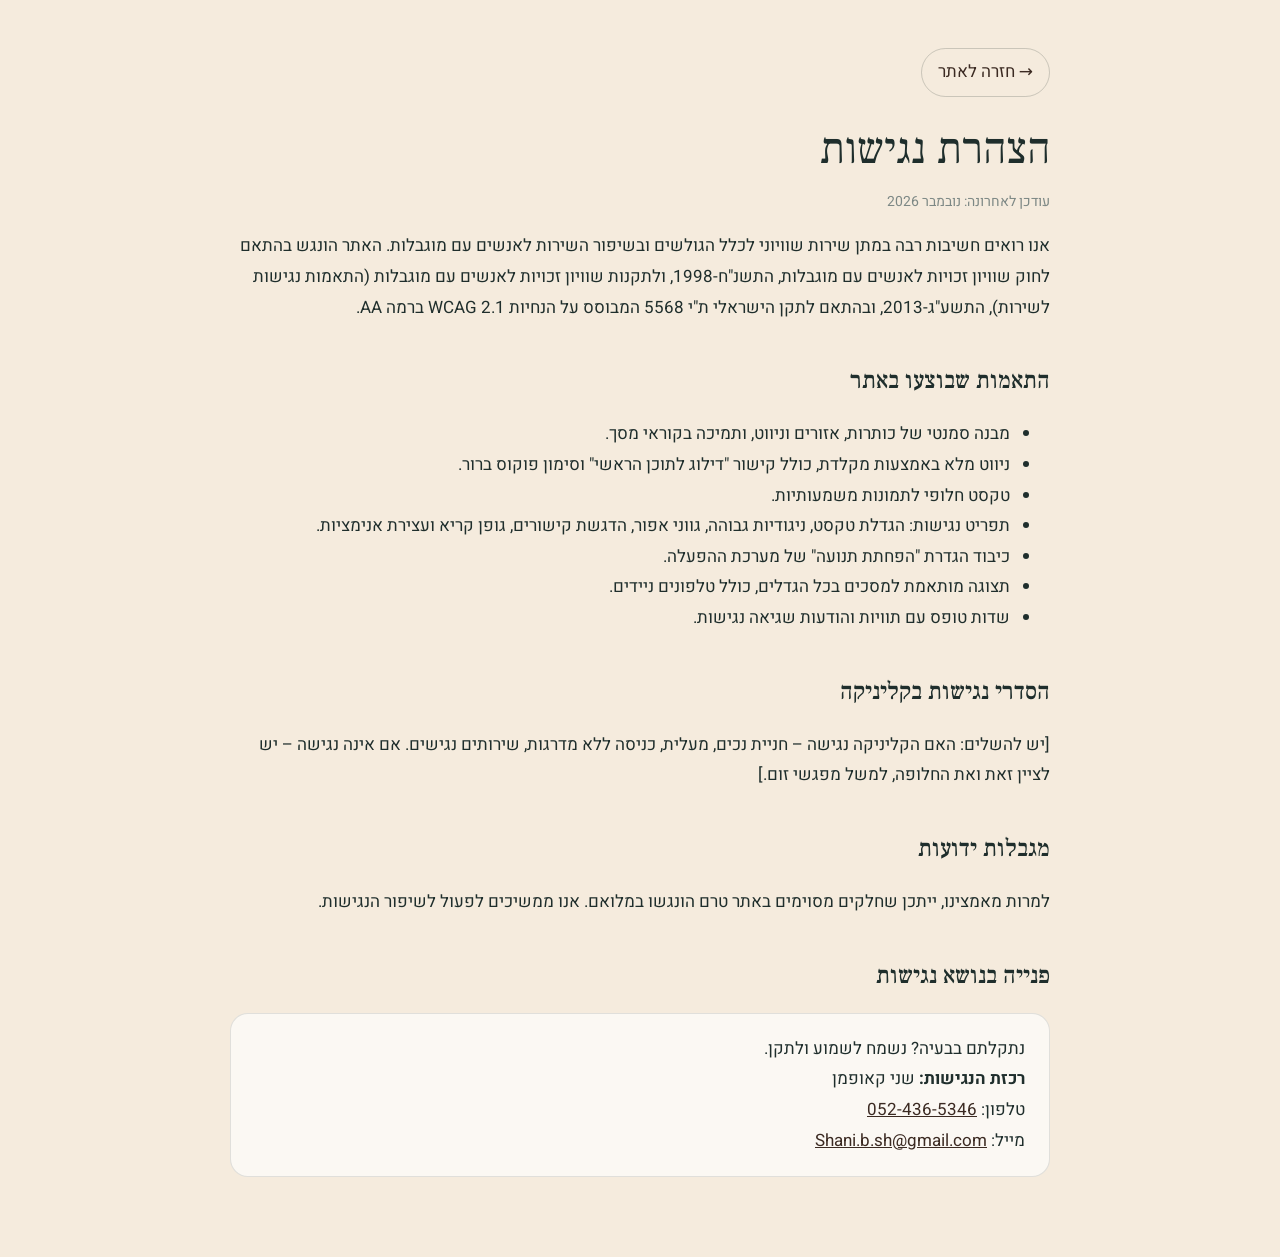
<file: accessibility.html>
<!doctype html><html lang="he" dir="rtl"><head><meta charset="utf-8"><meta name="viewport" content="width=device-width, initial-scale=1"><link href="https://fonts.googleapis.com/css2?family=Frank+Ruhl+Libre:wght@400;500&family=Heebo:wght@400;500&display=swap" rel="stylesheet"><link rel="stylesheet" href="legal.css"><title>הצהרת נגישות | שני קאופמן</title></head><body><main>
<a class="back" href="index.html">→ חזרה לאתר</a>
<h1>הצהרת נגישות</h1><p class="upd">עודכן לאחרונה: נובמבר 2026</p>
<p>אנו רואים חשיבות רבה במתן שירות שוויוני לכלל הגולשים ובשיפור השירות לאנשים עם מוגבלות. האתר הונגש בהתאם לחוק שוויון זכויות לאנשים עם מוגבלות, התשנ"ח-1998, ולתקנות שוויון זכויות לאנשים עם מוגבלות (התאמות נגישות לשירות), התשע"ג-2013, ובהתאם לתקן הישראלי ת"י 5568 המבוסס על הנחיות WCAG 2.1 ברמה AA.</p>
<h2>התאמות שבוצעו באתר</h2>
<ul>
<li>מבנה סמנטי של כותרות, אזורים וניווט, ותמיכה בקוראי מסך.</li>
<li>ניווט מלא באמצעות מקלדת, כולל קישור "דילוג לתוכן הראשי" וסימון פוקוס ברור.</li>
<li>טקסט חלופי לתמונות משמעותיות.</li>
<li>תפריט נגישות: הגדלת טקסט, ניגודיות גבוהה, גווני אפור, הדגשת קישורים, גופן קריא ועצירת אנימציות.</li>
<li>כיבוד הגדרת "הפחתת תנועה" של מערכת ההפעלה.</li>
<li>תצוגה מותאמת למסכים בכל הגדלים, כולל טלפונים ניידים.</li>
<li>שדות טופס עם תוויות והודעות שגיאה נגישות.</li>
</ul>
<h2>הסדרי נגישות בקליניקה</h2>
<p>[יש להשלים: האם הקליניקה נגישה – חניית נכים, מעלית, כניסה ללא מדרגות, שירותים נגישים. אם אינה נגישה – יש לציין זאת ואת החלופה, למשל מפגשי זום.]</p>
<h2>מגבלות ידועות</h2>
<p>למרות מאמצינו, ייתכן שחלקים מסוימים באתר טרם הונגשו במלואם. אנו ממשיכים לפעול לשיפור הנגישות.</p>
<h2>פנייה בנושא נגישות</h2>
<div class="box">נתקלתם בבעיה? נשמח לשמוע ולתקן.<br><b>רכזת הנגישות:</b> שני קאופמן<br>טלפון: <a href="tel:+972524365346">052-436-5346</a><br>מייל: <a href="mailto:Shani.b.sh@gmail.com">Shani.b.sh@gmail.com</a></div>
</main></body></html>
</file>
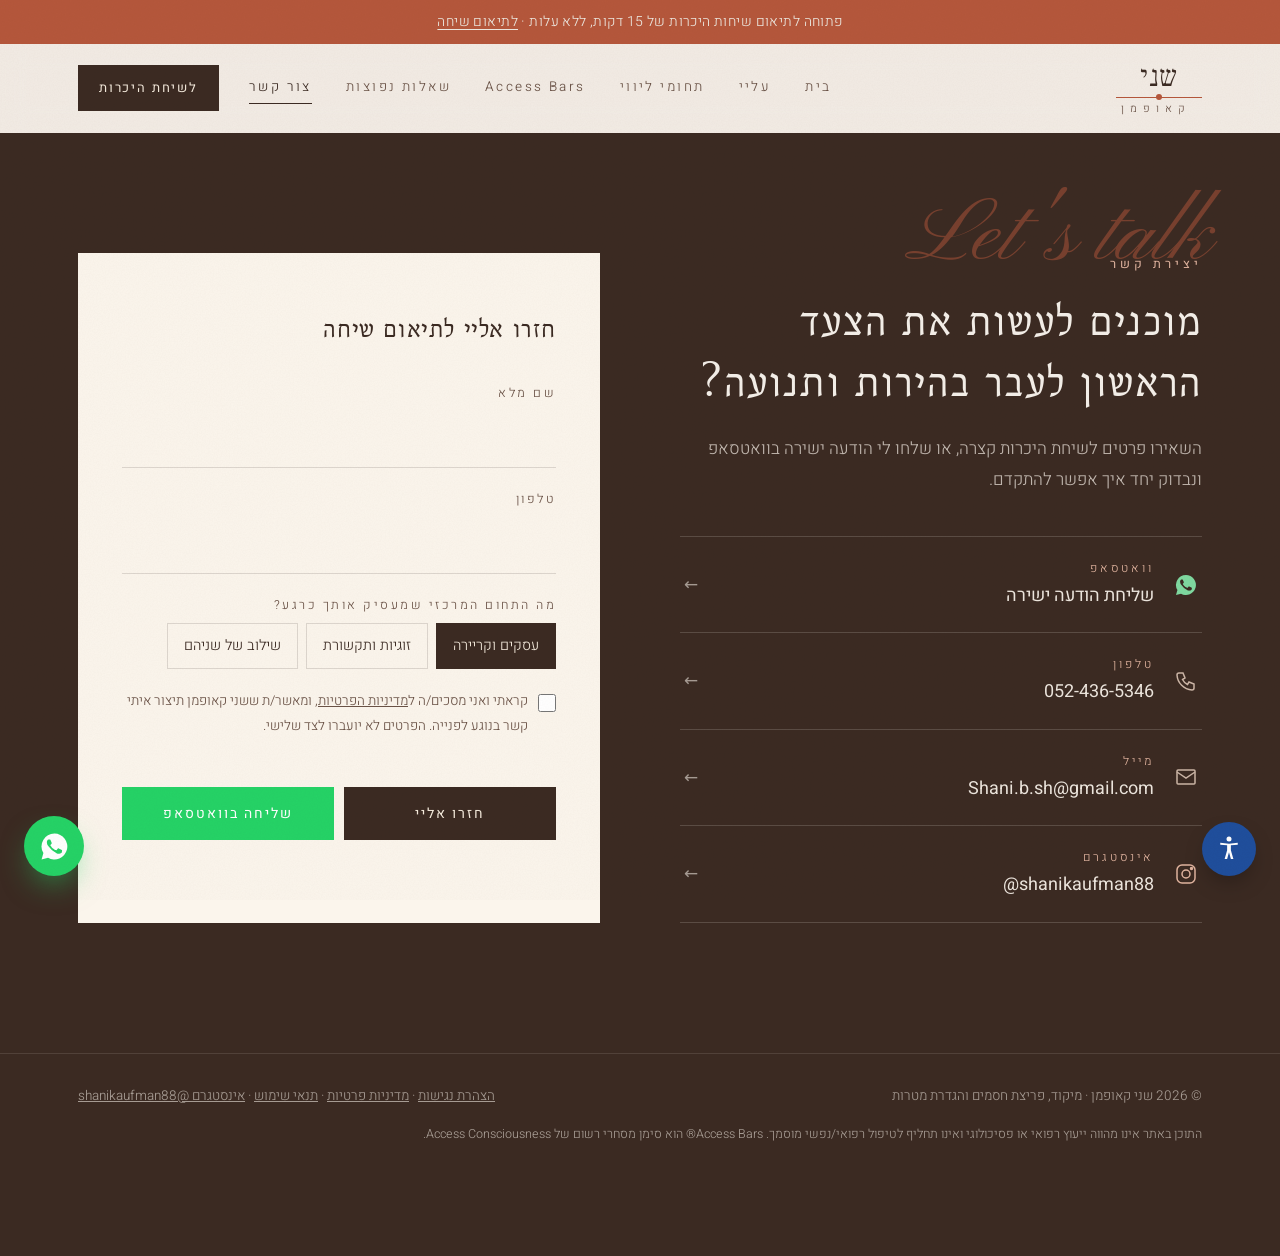
<file: contact.html>
<!doctype html>
<html lang="he" dir="rtl">
<head>
<meta charset="utf-8">
<meta name="viewport" content="width=device-width, initial-scale=1">
<title>צור קשר | שני קאופמן</title>
<meta name="description" content="תיאום שיחת היכרות של 15 דקות ללא עלות עם שני קאופמן – וואטסאפ, טלפון או מייל.">
<meta property="og:title" content="צור קשר | שני קאופמן">
<meta property="og:description" content="תיאום שיחת היכרות של 15 דקות ללא עלות עם שני קאופמן – וואטסאפ, טלפון או מייל.">
<meta property="og:image" content="assets/shani.jpg">
<meta name="theme-color" content="#F5EBDD">
<link rel="icon" href="data:image/svg+xml,%3Csvg xmlns='http://www.w3.org/2000/svg' viewBox='0 0 64 64'%3E%3Crect width='64' height='64' rx='16' fill='%234A4038'/%3E%3Cpath d='M12 40c6 0 9-14 17-14s7 12 0 12-4-14 8-14h15' fill='none' stroke='%23F1ECE6' stroke-width='3.4' stroke-linecap='round'/%3E%3Ccircle cx='52' cy='24' r='3.2' fill='%23C4A68C'/%3E%3C/svg%3E">
<link rel="preconnect" href="https://fonts.googleapis.com">
<link rel="preconnect" href="https://fonts.gstatic.com" crossorigin>
<link href="https://fonts.googleapis.com/css2?family=Bellefair&family=Frank+Ruhl+Libre:wght@300;400&family=Heebo:wght@300;400;500&family=Pinyon+Script&display=swap" rel="stylesheet">
<link rel="stylesheet" href="assets/style.css">
</head>
<body>
<a class="skip" href="#main">דילוג לתוכן הראשי</a>
<div class="topbar">פתוחה לתיאום שיחות היכרות של 15 דקות, ללא עלות · <a href="contact.html">לתיאום שיחה</a></div>
<header class="nav" id="nav"><div class="nav-in">
<a href="index.html" class="brand" aria-label="שני קאופמן – דף הבית"><span class="wm"><span class="wm-1">שני</span><span class="wm-line" aria-hidden="true"><i></i></span><span class="wm-2">קאופמן</span></span></a>
<nav class="nav-links" aria-label="ניווט ראשי"><a href="index.html">בית</a><a href="about.html">עליי</a><a href="services.html">תחומי ליווי</a><a href="access-bars.html">Access Bars</a><a href="faq.html">שאלות נפוצות</a><a href="contact.html" aria-current="page">צור קשר</a></nav>
<details class="mobile-menu"><summary>תפריט ☰</summary><nav aria-label="ניווט נייד"><a href="index.html">בית</a><a href="about.html">עליי</a><a href="services.html">תחומי ליווי</a><a href="access-bars.html">Access Bars</a><a href="faq.html">שאלות נפוצות</a><a href="contact.html" aria-current="page">צור קשר</a></nav></details>
<a href="contact.html" class="btn btn-fill"><span>לשיחת היכרות</span></a>
</div></header>
<main id="main" tabindex="-1">
<section class="contact" id="contact" style="padding-top:120px;min-height:80vh">
  <div class="wrap contact-grid">
    <div class="contact-intro">
      <span class="script" aria-hidden="true">Let's talk</span>
      <div class="label rv">יצירת קשר</div>
      <h2 class="rv d1" style="margin-top:14px">מוכנים לעשות את הצעד הראשון לעבר בהירות ותנועה?</h2>
      <p class="rv d2">השאירו פרטים לשיחת היכרות קצרה, או שלחו לי הודעה ישירה בוואטסאפ ונבדוק יחד איך אפשר להתקדם.</p>
      <div class="cards">
        <a class="cc rv wa-link" href="#"><svg viewBox="0 0 24 24" fill="#7FD9A0" aria-hidden="true"><path d="M12 2a10 10 0 0 0-8.6 15.1L2 22l5-1.3A10 10 0 1 0 12 2zm5.8 14.2c-.2.7-1.4 1.3-2 1.4-.5.1-1.2.1-1.9-.1a17 17 0 0 1-6.9-6c-.5-.8-.9-1.8-.9-2.8 0-1 .5-1.6.8-1.9.3-.3.6-.3.8-.3h.6c.2 0 .4 0 .6.5l.9 2.1c.1.2.1.4 0 .5l-.4.6-.4.4c-.1.2-.3.3-.1.6.2.3.8 1.3 1.7 2.1 1.2 1 2.1 1.4 2.4 1.5.3.1.5.1.7-.1l.9-1.1c.2-.3.4-.2.7-.1l2 1c.3.1.5.2.5.3.1.2.1.7-.1 1.4z"/></svg>
          <span><small>וואטסאפ</small><b>שליחת הודעה ישירה</b></span><span class="arr" aria-hidden="true">←</span></a>
        <a class="cc rv" href="tel:+972524365346"><svg viewBox="0 0 24 24" fill="none" stroke="#CDB6A7" stroke-width="1.5" aria-hidden="true"><path d="M5 4h4l2 5-2.5 1.5a11 11 0 0 0 5 5L15 13l5 2v4a2 2 0 0 1-2 2A16 16 0 0 1 3 6a2 2 0 0 1 2-2"/></svg>
          <span><small>טלפון</small><b>052-436-5346</b></span><span class="arr" aria-hidden="true">←</span></a>
        <a class="cc rv" href="mailto:Shani.b.sh@gmail.com"><svg viewBox="0 0 24 24" fill="none" stroke="#CDB6A7" stroke-width="1.5" aria-hidden="true"><rect x="3" y="5" width="18" height="14" rx="1"/><path d="m3 7 9 6 9-6"/></svg>
          <span><small>מייל</small><b>Shani.b.sh@gmail.com</b></span><span class="arr" aria-hidden="true">←</span></a>
      <a class="cc rv" href="https://www.instagram.com/shanikaufman88/" target="_blank" rel="noopener"><svg viewBox="0 0 24 24" fill="none" stroke="#E2B5A0" stroke-width="1.5" aria-hidden="true"><rect x="3" y="3" width="18" height="18" rx="5"/><circle cx="12" cy="12" r="4"/><circle cx="17.5" cy="6.5" r="1" fill="#E2B5A0"/></svg>
          <span><small>אינסטגרם</small><b>@shanikaufman88</b></span><span class="arr" aria-hidden="true">←</span></a>
      </div>
    </div>
    <form id="lead" class="rv d1" novalidate>
      <h3>חזרו אליי לתיאום שיחה</h3>
      <div class="field"><label for="n">שם מלא</label><input id="n" type="text" name="name" required autocomplete="name"></div>
      <div class="field"><label for="p">טלפון</label><input id="p" name="phone" type="tel" required autocomplete="tel" dir="ltr" style="text-align:right"></div>
      <fieldset class="field" style="border:0"><legend style="font-size:12.5px;letter-spacing:.2em;color:var(--ink-soft)">מה התחום המרכזי שמעסיק אותך כרגע?</legend>
        <div class="chips">
          <input type="radio" name="topic" id="t1" value="עסקים וקריירה" checked><label for="t1">עסקים וקריירה</label>
          <input type="radio" name="topic" id="t2" value="זוגיות ותקשורת"><label for="t2">זוגיות ותקשורת</label>
          <input type="radio" name="topic" id="t3" value="שילוב של שניהם"><label for="t3">שילוב של שניהם</label>
        </div>
      </fieldset>
      <label class="consent"><input type="checkbox" id="ok" required> <span>קראתי ואני מסכים/ה ל<a href="privacy.html" target="_blank">מדיניות הפרטיות</a>, ומאשר/ת ששני קאופמן תיצור איתי קשר בנוגע לפנייה. הפרטים לא יועברו לצד שלישי.</span></label>
      <p id="err" role="alert" style="color:#A3402A;font-size:14px;min-height:20px;margin-top:6px"></p>
      <div class="form-btns">
        <button type="submit" class="btn btn-fill" data-via="mail">חזרו אליי</button>
        <button type="submit" class="btn btn-wa" data-via="wa">שליחה בוואטסאפ</button>
      </div>
    </form>
  </div>
</section>
</main>
<footer><div class="wrap">
  <span>© <span id="y"></span> שני קאופמן · מיקוד, פריצת חסמים והגדרת מטרות</span>
  <span><a href="accessibility.html">הצהרת נגישות</a> · <a href="privacy.html">מדיניות פרטיות</a> · <a href="terms.html">תנאי שימוש</a> · <a href="https://www.instagram.com/shanikaufman88/" target="_blank" rel="noopener">אינסטגרם @shanikaufman88</a></span>
  <span style="flex-basis:100%;font-size:12.5px">התוכן באתר אינו מהווה ייעוץ רפואי או פסיכולוגי ואינו תחליף לטיפול רפואי/נפשי מוסמך. Access Bars® הוא סימן מסחרי רשום של Access Consciousness.</span>
</div></footer>
<a class="fab wa-link" href="#" aria-label="שליחת הודעה בוואטסאפ"><svg viewBox="0 0 24 24" aria-hidden="true"><path d="M12 2a10 10 0 0 0-8.6 15.1L2 22l5-1.3A10 10 0 1 0 12 2zm5.8 14.2c-.2.7-1.4 1.3-2 1.4-.5.1-1.2.1-1.9-.1a17 17 0 0 1-6.9-6c-.5-.8-.9-1.8-.9-2.8 0-1 .5-1.6.8-1.9.3-.3.6-.3.8-.3h.6c.2 0 .4 0 .6.5l.9 2.1c.1.2.1.4 0 .5l-.4.6-.4.4c-.1.2-.3.3-.1.6.2.3.8 1.3 1.7 2.1 1.2 1 2.1 1.4 2.4 1.5.3.1.5.1.7-.1l.9-1.1c.2-.3.4-.2.7-.1l2 1c.3.1.5.2.5.3.1.2.1.7-.1 1.4z"/></svg></a>

<button class="a11y-btn" id="a11yBtn" aria-label="תפריט נגישות" aria-expanded="false" aria-controls="a11yPanel"><svg viewBox="0 0 24 24" aria-hidden="true"><circle cx="12" cy="4" r="2"/><path d="M19 8.5 13.5 9v4l2 7h-2l-1.5-5.5L10.5 20h-2l2-7V9L5 8.5V7l7 .8 7-.8z"/></svg></button>
<div class="a11y-panel" id="a11yPanel" role="dialog" aria-label="אפשרויות נגישות">
  <h4>התאמות נגישות</h4>
  <button data-c="fs1" aria-pressed="false">הגדלת טקסט</button>
  <button data-c="fs2" aria-pressed="false">הגדלת טקסט נוספת</button>
  <button data-c="hc" aria-pressed="false">ניגודיות גבוהה</button>
  <button data-c="gs" aria-pressed="false">גווני אפור</button>
  <button data-c="ul" aria-pressed="false">הדגשת קישורים</button>
  <button data-c="rf" aria-pressed="false">גופן קריא</button>
  <button data-c="na" aria-pressed="false">עצירת אנימציות</button>
  <button id="a11yReset">איפוס</button>
  <a href="accessibility.html">הצהרת נגישות</a>
</div>

<script src="assets/site.js"></script>
</body>
</html>
</file>
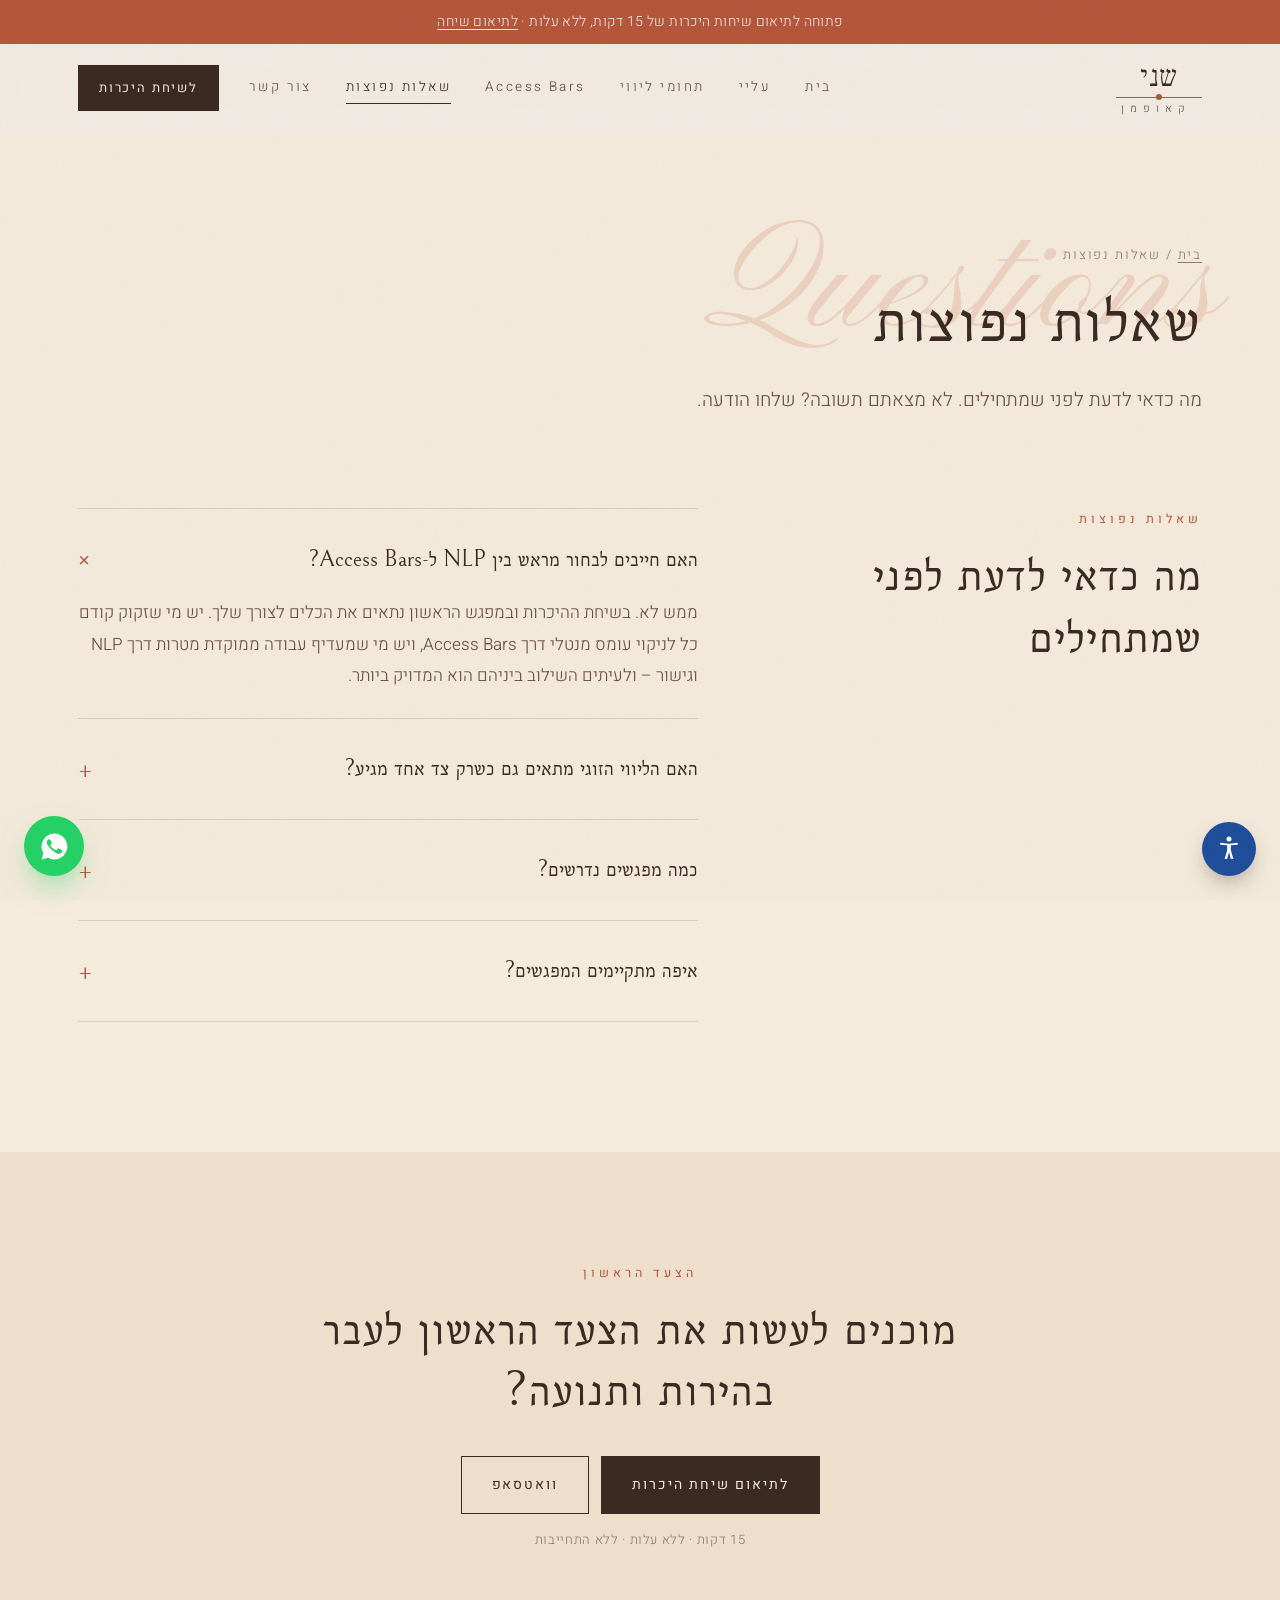
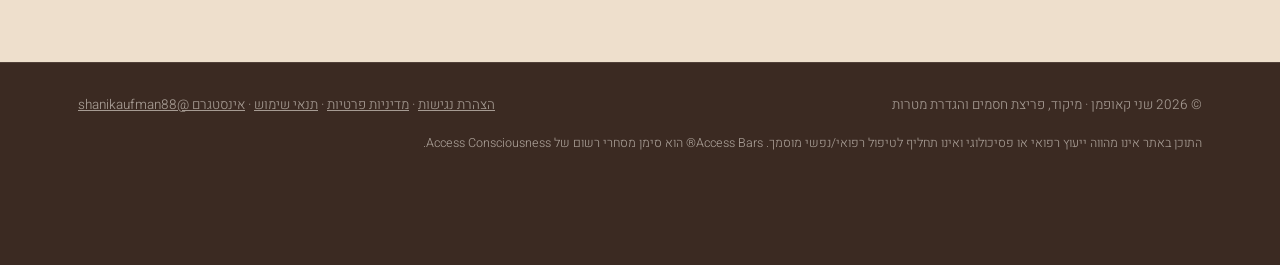
<file: faq.html>
<!doctype html>
<html lang="he" dir="rtl">
<head>
<meta charset="utf-8">
<meta name="viewport" content="width=device-width, initial-scale=1">
<title>שאלות נפוצות | שני קאופמן</title>
<meta name="description" content="תשובות לשאלות על NLP, Access Bars, ליווי זוגי, מספר מפגשים ומיקום.">
<meta property="og:title" content="שאלות נפוצות | שני קאופמן">
<meta property="og:description" content="תשובות לשאלות על NLP, Access Bars, ליווי זוגי, מספר מפגשים ומיקום.">
<meta property="og:image" content="assets/shani.jpg">
<meta name="theme-color" content="#F5EBDD">
<link rel="icon" href="data:image/svg+xml,%3Csvg xmlns='http://www.w3.org/2000/svg' viewBox='0 0 64 64'%3E%3Crect width='64' height='64' rx='16' fill='%234A4038'/%3E%3Cpath d='M12 40c6 0 9-14 17-14s7 12 0 12-4-14 8-14h15' fill='none' stroke='%23F1ECE6' stroke-width='3.4' stroke-linecap='round'/%3E%3Ccircle cx='52' cy='24' r='3.2' fill='%23C4A68C'/%3E%3C/svg%3E">
<link rel="preconnect" href="https://fonts.googleapis.com">
<link rel="preconnect" href="https://fonts.gstatic.com" crossorigin>
<link href="https://fonts.googleapis.com/css2?family=Bellefair&family=Frank+Ruhl+Libre:wght@300;400&family=Heebo:wght@300;400;500&family=Pinyon+Script&display=swap" rel="stylesheet">
<link rel="stylesheet" href="assets/style.css">
</head>
<body>
<a class="skip" href="#main">דילוג לתוכן הראשי</a>
<div class="topbar">פתוחה לתיאום שיחות היכרות של 15 דקות, ללא עלות · <a href="contact.html">לתיאום שיחה</a></div>
<header class="nav" id="nav"><div class="nav-in">
<a href="index.html" class="brand" aria-label="שני קאופמן – דף הבית"><span class="wm"><span class="wm-1">שני</span><span class="wm-line" aria-hidden="true"><i></i></span><span class="wm-2">קאופמן</span></span></a>
<nav class="nav-links" aria-label="ניווט ראשי"><a href="index.html">בית</a><a href="about.html">עליי</a><a href="services.html">תחומי ליווי</a><a href="access-bars.html">Access Bars</a><a href="faq.html" aria-current="page">שאלות נפוצות</a><a href="contact.html">צור קשר</a></nav>
<details class="mobile-menu"><summary>תפריט ☰</summary><nav aria-label="ניווט נייד"><a href="index.html">בית</a><a href="about.html">עליי</a><a href="services.html">תחומי ליווי</a><a href="access-bars.html">Access Bars</a><a href="faq.html" aria-current="page">שאלות נפוצות</a><a href="contact.html">צור קשר</a></nav></details>
<a href="contact.html" class="btn btn-fill"><span>לשיחת היכרות</span></a>
</div></header>
<main id="main" tabindex="-1">
<section class="page-hero"><div class="wrap"><span class="script" aria-hidden="true">Questions</span>
<div class="crumbs rv"><a href="index.html">בית</a> / שאלות נפוצות</div>
<h1 class="rv d1">שאלות נפוצות</h1><p class="rv d2">מה כדאי לדעת לפני שמתחילים. לא מצאתם תשובה? שלחו הודעה.</p></div></section><section id="faq" style="padding-top:0">
  <div class="wrap faq-wrap">
    <div>
      <div class="label rv">שאלות נפוצות</div>
      <h2 class="rv d1" style="margin-top:14px">מה כדאי לדעת לפני שמתחילים</h2>
    </div>
    <div class="rv">
      <details open><summary>האם חייבים לבחור מראש בין NLP ל-Access Bars?<i aria-hidden="true">+</i></summary>
        <p>ממש לא. בשיחת ההיכרות ובמפגש הראשון נתאים את הכלים לצורך שלך. יש מי שזקוק קודם כל לניקוי עומס מנטלי דרך Access Bars, ויש מי שמעדיף עבודה ממוקדת מטרות דרך NLP וגישור – ולעיתים השילוב ביניהם הוא המדויק ביותר.</p></details>
      <details><summary>האם הליווי הזוגי מתאים גם כשרק צד אחד מגיע?<i aria-hidden="true">+</i></summary>
        <p>כן. שינוי בדפוסי החשיבה והתקשורת של צד אחד במערכת היחסים משפיע כמעט תמיד על הדינמיקה כולה. ניתן להגיע לתהליך אישי סביב זוגיות, או לתהליך זוגי משותף.</p></details>
      <details><summary>כמה מפגשים נדרשים?<i aria-hidden="true">+</i></summary>
        <p>התהליכים ממוקדים וקצרי מועד. לרוב מדובר בסדרה של 4 עד 10 מפגשים, בהתאם למטרה שתוגדר יחד בתחילת הדרך.</p></details>
      <details><summary>איפה מתקיימים המפגשים?<i aria-hidden="true">+</i></summary>
        <p>מפגשי NLP, גישור ותקשורת מתקיימים בקליניקה ב[שם העיר] או בזום. מפגשי Access Bars מתקיימים פרונטלית בקליניקה בלבד.</p></details>
    </div>
  </div>
</section><section class="cta-strip"><div class="label rv">הצעד הראשון</div><h2 class="rv d1" style="margin-top:14px">מוכנים לעשות את הצעד הראשון לעבר בהירות ותנועה?</h2>
<div class="btns rv d2"><a href="contact.html" class="btn btn-fill">לתיאום שיחת היכרות</a><a href="#" class="btn wa-link">וואטסאפ</a></div>
<p class="hero-note">15 דקות · ללא עלות · ללא התחייבות</p></section>
</main>
<footer><div class="wrap">
  <span>© <span id="y"></span> שני קאופמן · מיקוד, פריצת חסמים והגדרת מטרות</span>
  <span><a href="accessibility.html">הצהרת נגישות</a> · <a href="privacy.html">מדיניות פרטיות</a> · <a href="terms.html">תנאי שימוש</a> · <a href="https://www.instagram.com/shanikaufman88/" target="_blank" rel="noopener">אינסטגרם @shanikaufman88</a></span>
  <span style="flex-basis:100%;font-size:12.5px">התוכן באתר אינו מהווה ייעוץ רפואי או פסיכולוגי ואינו תחליף לטיפול רפואי/נפשי מוסמך. Access Bars® הוא סימן מסחרי רשום של Access Consciousness.</span>
</div></footer>
<a class="fab wa-link" href="#" aria-label="שליחת הודעה בוואטסאפ"><svg viewBox="0 0 24 24" aria-hidden="true"><path d="M12 2a10 10 0 0 0-8.6 15.1L2 22l5-1.3A10 10 0 1 0 12 2zm5.8 14.2c-.2.7-1.4 1.3-2 1.4-.5.1-1.2.1-1.9-.1a17 17 0 0 1-6.9-6c-.5-.8-.9-1.8-.9-2.8 0-1 .5-1.6.8-1.9.3-.3.6-.3.8-.3h.6c.2 0 .4 0 .6.5l.9 2.1c.1.2.1.4 0 .5l-.4.6-.4.4c-.1.2-.3.3-.1.6.2.3.8 1.3 1.7 2.1 1.2 1 2.1 1.4 2.4 1.5.3.1.5.1.7-.1l.9-1.1c.2-.3.4-.2.7-.1l2 1c.3.1.5.2.5.3.1.2.1.7-.1 1.4z"/></svg></a>

<button class="a11y-btn" id="a11yBtn" aria-label="תפריט נגישות" aria-expanded="false" aria-controls="a11yPanel"><svg viewBox="0 0 24 24" aria-hidden="true"><circle cx="12" cy="4" r="2"/><path d="M19 8.5 13.5 9v4l2 7h-2l-1.5-5.5L10.5 20h-2l2-7V9L5 8.5V7l7 .8 7-.8z"/></svg></button>
<div class="a11y-panel" id="a11yPanel" role="dialog" aria-label="אפשרויות נגישות">
  <h4>התאמות נגישות</h4>
  <button data-c="fs1" aria-pressed="false">הגדלת טקסט</button>
  <button data-c="fs2" aria-pressed="false">הגדלת טקסט נוספת</button>
  <button data-c="hc" aria-pressed="false">ניגודיות גבוהה</button>
  <button data-c="gs" aria-pressed="false">גווני אפור</button>
  <button data-c="ul" aria-pressed="false">הדגשת קישורים</button>
  <button data-c="rf" aria-pressed="false">גופן קריא</button>
  <button data-c="na" aria-pressed="false">עצירת אנימציות</button>
  <button id="a11yReset">איפוס</button>
  <a href="accessibility.html">הצהרת נגישות</a>
</div>

<script src="assets/site.js"></script>
</body>
</html>
</file>
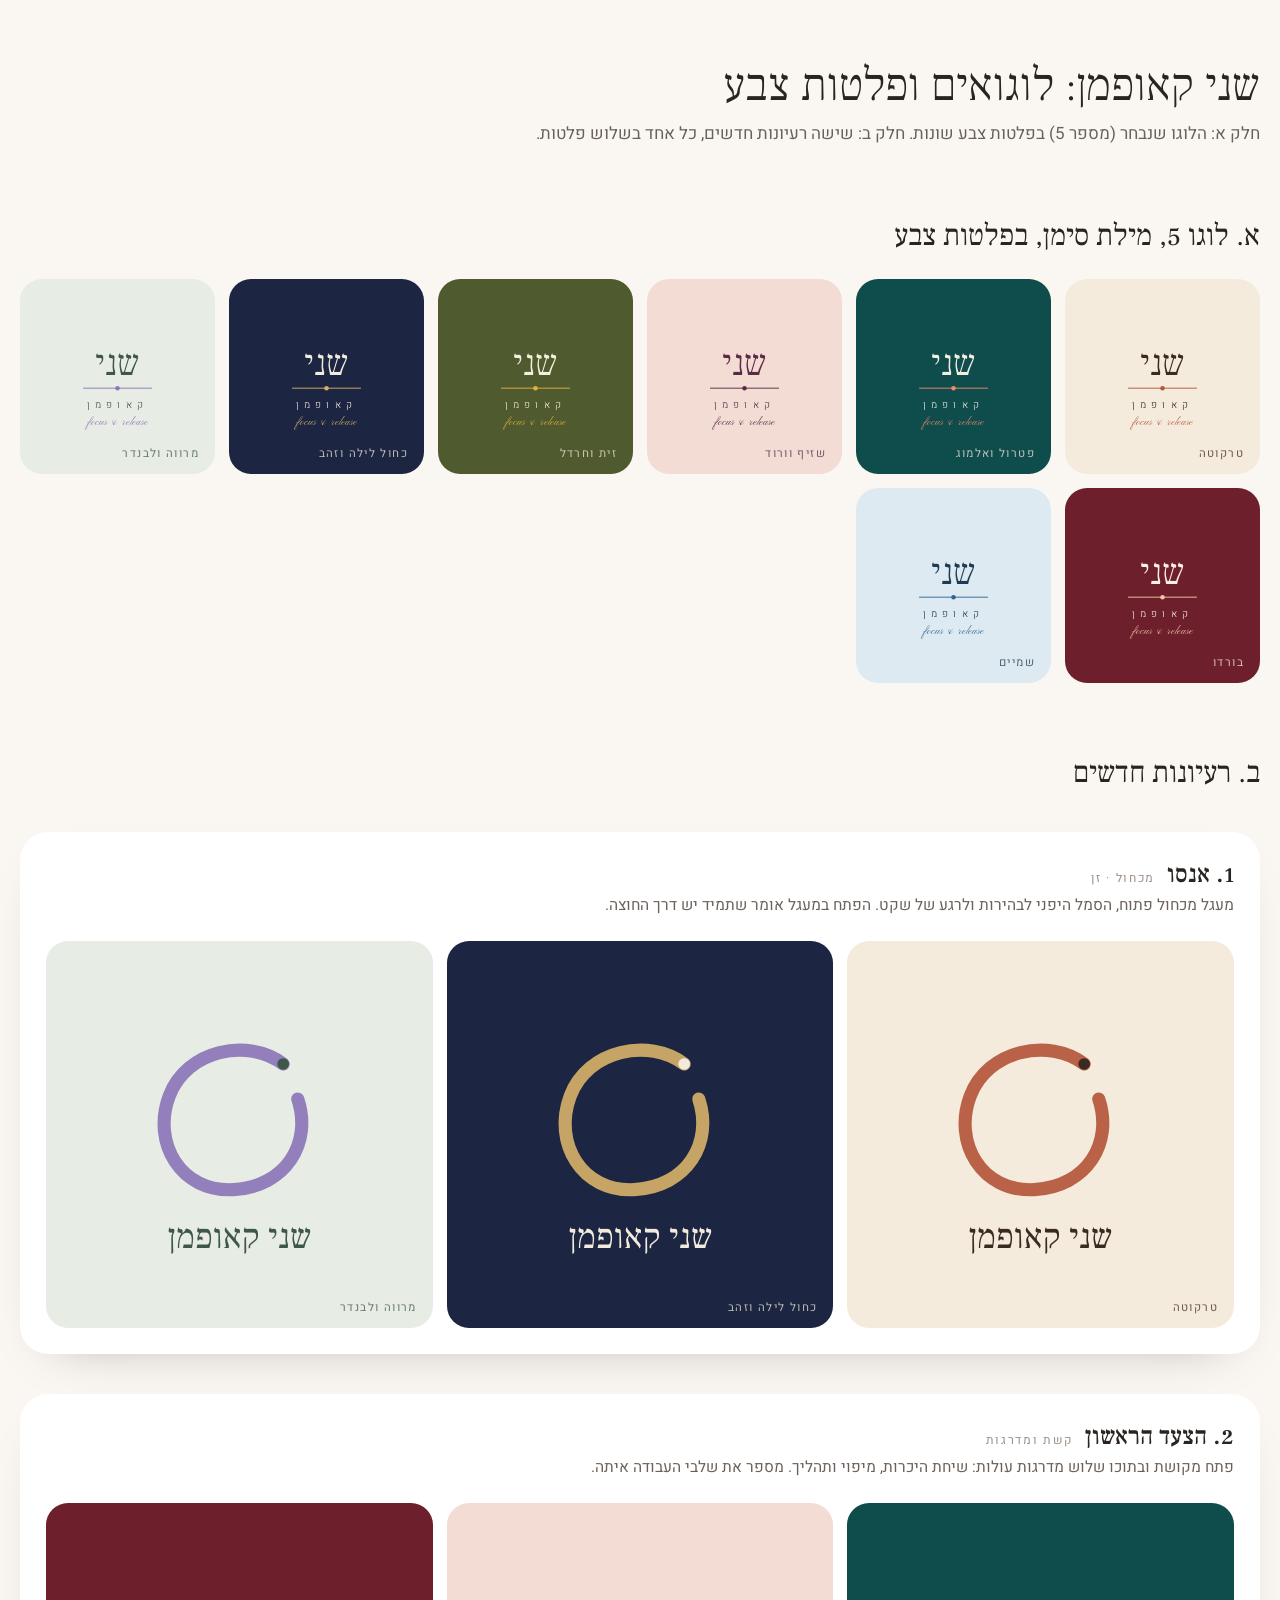
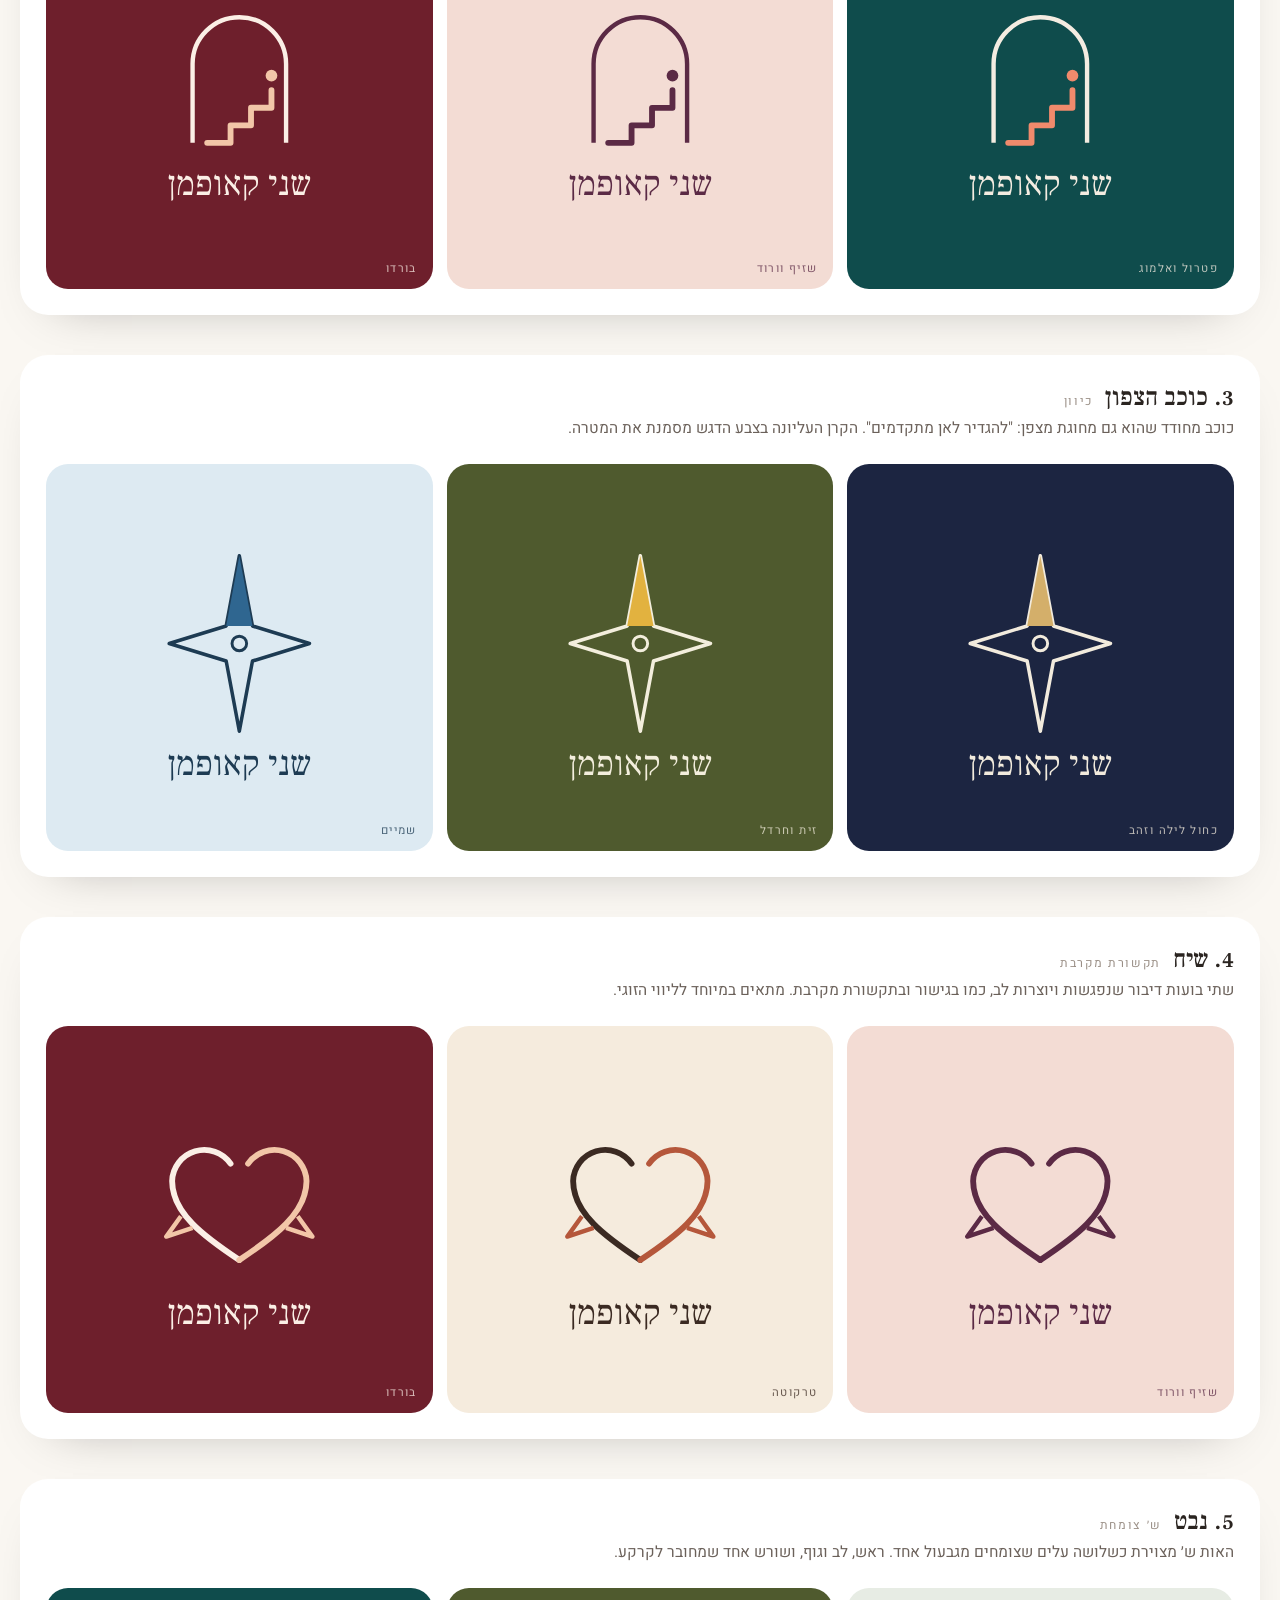
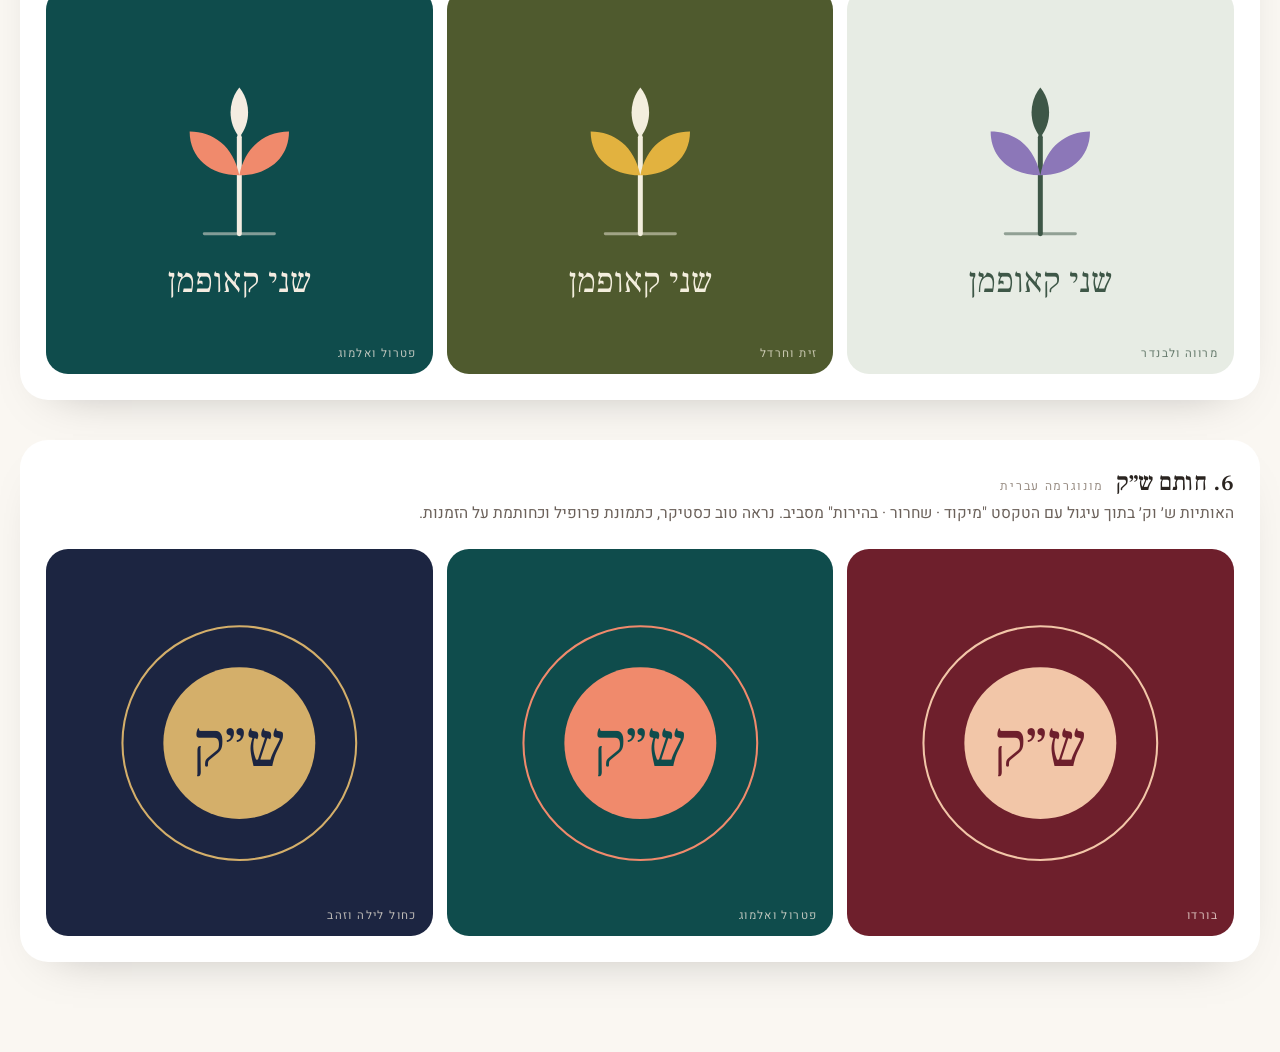
<file: logos.html>
<!doctype html>
<html lang="he" dir="rtl"><head><meta charset="utf-8"><meta name="viewport" content="width=device-width, initial-scale=1">
<title>Shani Logo Concepts</title>
<meta name="robots" content="noindex">
<link href="https://fonts.googleapis.com/css2?family=Frank+Ruhl+Libre:wght@300;400;500&family=Heebo:wght@300;400;500&family=Bellefair&family=Pinyon+Script&display=swap" rel="stylesheet">
<style>
*{box-sizing:border-box;margin:0}
body{font-family:Heebo,sans-serif;background:#FAF7F2;color:#2A2420;padding:56px 20px 90px}
.w{max-width:1240px;margin:0 auto}
h1{font-family:'Frank Ruhl Libre',serif;font-weight:300;font-size:46px}
h2{font-family:'Frank Ruhl Libre',serif;font-weight:400;font-size:30px;margin:70px 0 6px}
.sub{color:#6B615A;font-size:17px;margin-top:6px}
.row{display:grid;grid-template-columns:repeat(auto-fit,minmax(190px,1fr));gap:14px;margin-top:24px}
.tile{aspect-ratio:1;border-radius:22px;display:grid;place-items:center;padding:18px;position:relative}
.tile svg{width:100%;height:auto}
.tile small{position:absolute;bottom:12px;right:16px;font-size:11.5px;letter-spacing:.12em;opacity:.75}
.concept{margin-top:40px;background:#fff;border-radius:28px;padding:26px;box-shadow:0 20px 50px -35px rgba(0,0,0,.35)}
.concept header{display:flex;align-items:baseline;gap:12px;flex-wrap:wrap}
.concept b{font-family:'Frank Ruhl Libre',serif;font-size:25px;font-weight:500}
.concept span{font-size:12px;letter-spacing:.14em;color:#9A8F86}
.concept p{color:#6B615A;margin-top:4px;font-size:15.5px}
</style></head><body><div class="w">
<h1>שני קאופמן: לוגואים ופלטות צבע</h1>
<p class="sub">חלק א: הלוגו שנבחר (מספר 5) בפלטות צבע שונות. חלק ב: שישה רעיונות חדשים, כל אחד בשלוש פלטות.</p>

<h2>א. לוגו 5, מילת סימן, בפלטות צבע</h2>
<div class="row" id="wm"></div>

<h2>ב. רעיונות חדשים</h2>
<div id="concepts"></div>
</div>
<script>
const P=[
 {n:'טרקוטה',bg:'#F5EBDD',a:'#B5573B',b:'#3B2A22'},
 {n:'פטרול ואלמוג',bg:'#0F4C4C',a:'#F08A6C',b:'#F4ECE1'},
 {n:'שזיף וורוד',bg:'#F3DCD4',a:'#5B2A45',b:'#5B2A45'},
 {n:'זית וחרדל',bg:'#4F5A2E',a:'#E2B23F',b:'#F3EEDD'},
 {n:'כחול לילה וזהב',bg:'#1C2541',a:'#D4AF6A',b:'#F2EBDD'},
 {n:'מרווה ולבנדר',bg:'#E7ECE4',a:'#8C77B8',b:'#3E5747'},
 {n:'בורדו',bg:'#6E1F2C',a:'#F2C6A8',b:'#FBEFE6'},
 {n:'שמיים',bg:'#DDEAF2',a:'#2F6690',b:'#1D3B53'},
];
const wm=p=>`<svg viewBox="0 0 240 200"><text x="120" y="98" text-anchor="middle" font-family="Frank Ruhl Libre" font-weight="300" font-size="56" fill="${p.b}">שני</text><line x1="68" y1="118" x2="172" y2="118" stroke="${p.a}" stroke-width="1.4"/><circle cx="120" cy="118" r="3.4" fill="${p.a}"/><text x="120" y="148" text-anchor="middle" font-family="Heebo" font-weight="300" font-size="15" letter-spacing="8" fill="${p.b}">קאופמן</text><text x="120" y="174" text-anchor="middle" font-family="Pinyon Script" font-size="16" fill="${p.a}">focus &amp; release</text></svg>`;
document.getElementById('wm').innerHTML=P.map(p=>`<div class="tile" style="background:${p.bg};color:${p.b}">${wm(p)}<small>${p.n}</small></div>`).join('');

const name=(p,y=168)=>`<text x="120" y="${y}" text-anchor="middle" font-family="Frank Ruhl Libre" font-size="24" fill="${p.b}">שני קאופמן</text>`;
const C=[
 {t:'אנסו',k:'מכחול · זן',d:'מעגל מכחול פתוח, הסמל היפני לבהירות ולרגע של שקט. הפתח במעגל אומר שתמיד יש דרך החוצה.',pal:[0,4,5],
  f:p=>`<svg viewBox="0 0 240 200"><path d="M150 52c-24-18-66-10-78 22s8 66 44 64 54-32 44-62" fill="none" stroke="${p.a}" stroke-width="9" stroke-linecap="round" opacity=".92"/><circle cx="150" cy="52" r="4" fill="${p.b}"/>${name(p,178)}</svg>`},
 {t:'הצעד הראשון',k:'קשת ומדרגות',d:'פתח מקושת ובתוכו שלוש מדרגות עולות: שיחת היכרות, מיפוי ותהליך. מספר את שלבי העבודה איתה.',pal:[1,2,6],
  f:p=>`<svg viewBox="0 0 240 200"><path d="M88 132V78a32 32 0 0 1 64 0v54" fill="none" stroke="${p.b}" stroke-width="3"/><path d="M98 132h16v-12h14v-12h14v-12" fill="none" stroke="${p.a}" stroke-width="4" stroke-linejoin="round" stroke-linecap="round"/><circle cx="142" cy="86" r="4" fill="${p.a}"/>${name(p)}</svg>`},
 {t:'כוכב הצפון',k:'כיוון',d:'כוכב מחודד שהוא גם מחוגת מצפן: "להגדיר לאן מתקדמים". הקרן העליונה בצבע הדגש מסמנת את המטרה.',pal:[4,3,7],
  f:p=>`<svg viewBox="0 0 240 200"><path d="M120 30l9 48 39 12-39 12-9 48-9-48-39-12 39-12z" fill="none" stroke="${p.b}" stroke-width="2.4" stroke-linejoin="round"/><path d="M120 30l9 48h-18z" fill="${p.a}"/><circle cx="120" cy="90" r="5" fill="${p.bg}" stroke="${p.b}" stroke-width="2"/>${name(p,180)}</svg>`},
 {t:'שיח',k:'תקשורת מקרבת',d:'שתי בועות דיבור שנפגשות ויוצרות לב, כמו בגישור ובתקשורת מקרבת. מתאים במיוחד לליווי הזוגי.',pal:[2,0,6],
  f:p=>`<svg viewBox="0 0 240 200"><path d="M120 128C96 112 74 96 74 74a22 22 0 0 1 40-12" fill="none" stroke="${p.b}" stroke-width="4" stroke-linecap="round"/><path d="M120 128c24-16 46-32 46-54a22 22 0 0 0-40-12" fill="none" stroke="${p.a}" stroke-width="4" stroke-linecap="round"/><path d="M80 98l-10 14 18-6M160 98l10 14-18-6" fill="none" stroke-linejoin="round" stroke-width="3" stroke="${p.a}"/>${name(p,172)}</svg>`},
 {t:'נבט',k:'ש׳ צומחת',d:'האות ש׳ מצוירת כשלושה עלים שצומחים מגבעול אחד. ראש, לב וגוף, ושורש אחד שמחובר לקרקע.',pal:[5,3,1],
  f:p=>`<svg viewBox="0 0 240 200"><path d="M120 136V70" stroke="${p.b}" stroke-width="3.4" stroke-linecap="round"/><path d="M120 96c-4-20-18-30-34-30 0 18 14 30 34 30zM120 96c4-20 18-30 34-30 0 18-14 30-34 30z" fill="${p.a}"/><path d="M120 70c-8-10-8-24 0-34 8 10 8 24 0 34z" fill="${p.b}"/><path d="M96 136h48" stroke="${p.b}" stroke-width="2" stroke-linecap="round" opacity=".5"/>${name(p,176)}</svg>`},
 {t:'חותם ש״ק',k:'מונוגרמה עברית',d:'האותיות ש׳ וק׳ בתוך עיגול עם הטקסט "מיקוד · שחרור · בהירות" מסביב. נראה טוב כסטיקר, כתמונת פרופיל וכחותמת על הזמנות.',pal:[6,1,4],
  f:(p,i)=>`<svg viewBox="0 0 240 200"><defs><path id="cp${i}" d="M120 100m-66 0a66 66 0 1 1 132 0a66 66 0 1 1-132 0"/></defs><circle cx="120" cy="100" r="80" fill="none" stroke="${p.a}" stroke-width="1.4"/><circle cx="120" cy="100" r="52" fill="${p.a}"/><text font-family="Heebo" font-size="12" letter-spacing="3" fill="${p.b}"><textPath href="#cp${i}">מיקוד · שחרור · בהירות · שני קאופמן ·</textPath></text><text x="120" y="116" text-anchor="middle" font-family="Frank Ruhl Libre" font-size="44" fill="${p.bg}">ש״ק</text></svg>`},
];
let uid=0;
document.getElementById('concepts').innerHTML=C.map((c,ci)=>`<div class="concept"><header><b>${ci+1}. ${c.t}</b><span>${c.k}</span></header><p>${c.d}</p><div class="row">${c.pal.map(i=>{const p=P[i];return `<div class="tile" style="background:${p.bg};color:${p.b}">${c.f(p,uid++)}<small>${p.n}</small></div>`}).join('')}</div></div>`).join('');
</script>
</body></html>
</file>
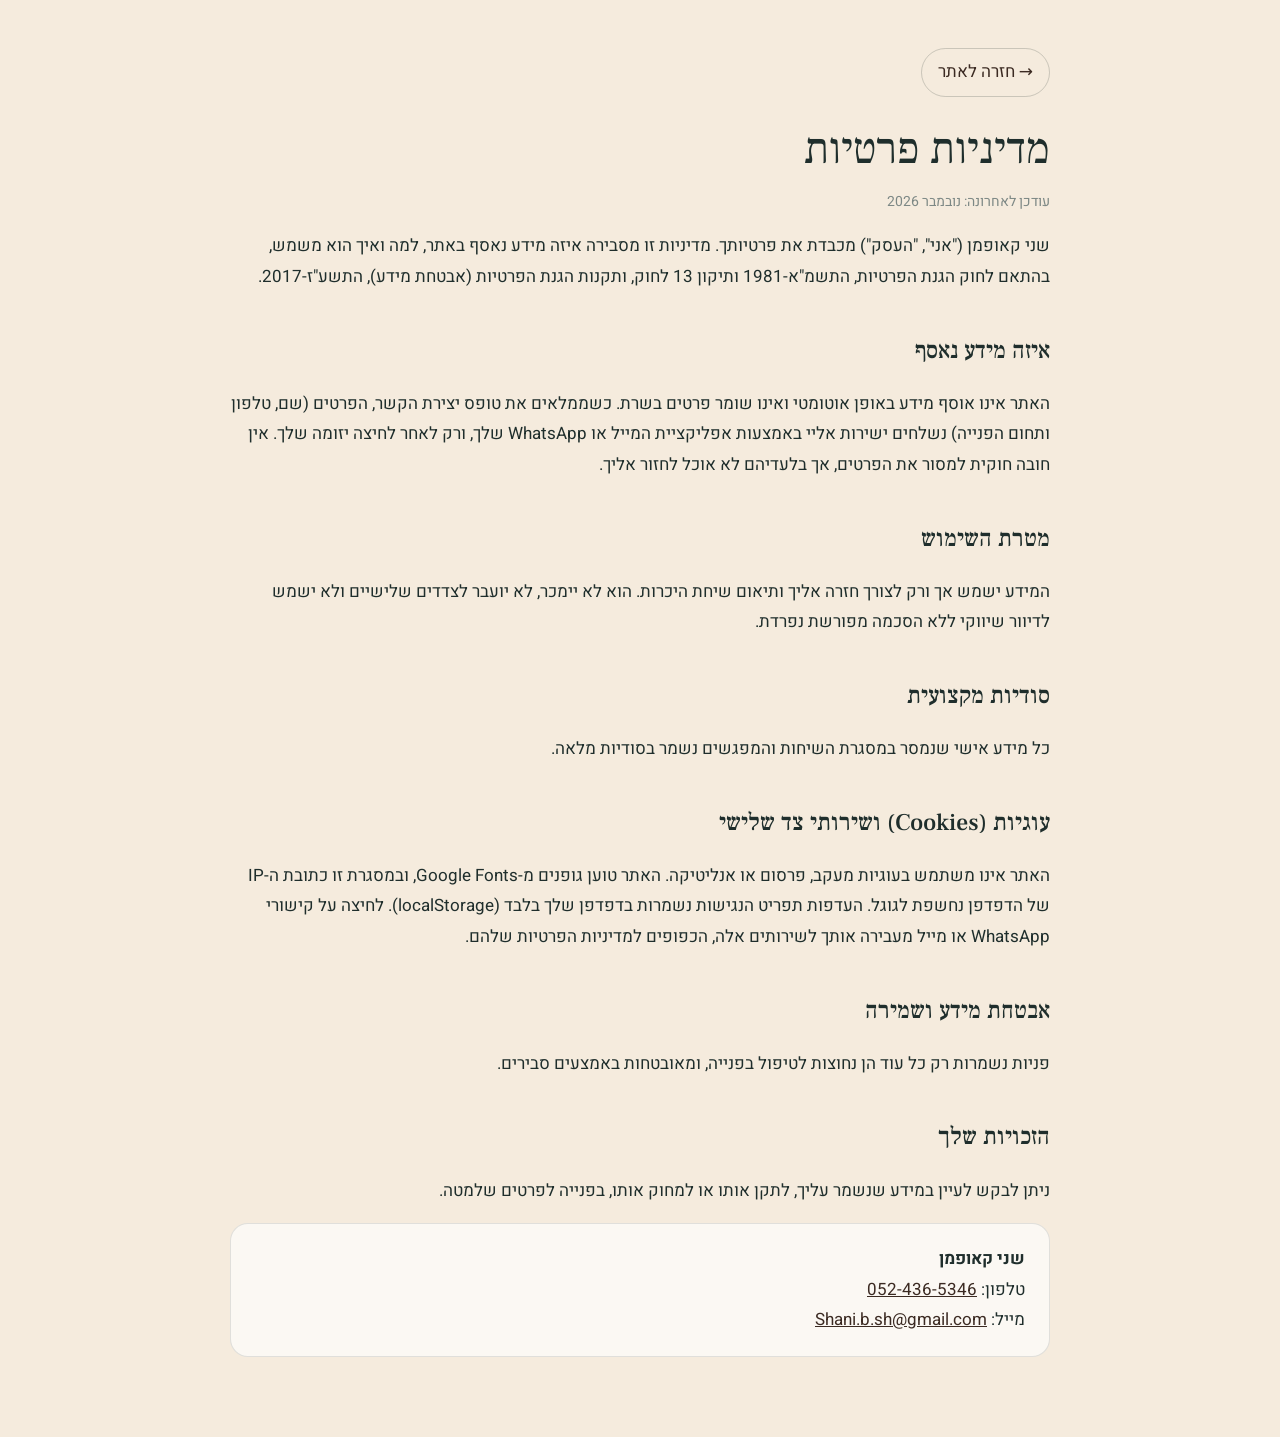
<file: privacy.html>
<!doctype html><html lang="he" dir="rtl"><head><meta charset="utf-8"><meta name="viewport" content="width=device-width, initial-scale=1"><link href="https://fonts.googleapis.com/css2?family=Frank+Ruhl+Libre:wght@400;500&family=Heebo:wght@400;500&display=swap" rel="stylesheet"><link rel="stylesheet" href="legal.css"><title>מדיניות פרטיות | שני קאופמן</title></head><body><main>
<a class="back" href="index.html">→ חזרה לאתר</a>
<h1>מדיניות פרטיות</h1><p class="upd">עודכן לאחרונה: נובמבר 2026</p>
<p>שני קאופמן ("אני", "העסק") מכבדת את פרטיותך. מדיניות זו מסבירה איזה מידע נאסף באתר, למה ואיך הוא משמש, בהתאם לחוק הגנת הפרטיות, התשמ"א-1981 ותיקון 13 לחוק, ותקנות הגנת הפרטיות (אבטחת מידע), התשע"ז-2017.</p>
<h2>איזה מידע נאסף</h2>
<p>האתר אינו אוסף מידע באופן אוטומטי ואינו שומר פרטים בשרת. כשממלאים את טופס יצירת הקשר, הפרטים (שם, טלפון ותחום הפנייה) נשלחים ישירות אליי באמצעות אפליקציית המייל או WhatsApp שלך, ורק לאחר לחיצה יזומה שלך. אין חובה חוקית למסור את הפרטים, אך בלעדיהם לא אוכל לחזור אליך.</p>
<h2>מטרת השימוש</h2>
<p>המידע ישמש אך ורק לצורך חזרה אליך ותיאום שיחת היכרות. הוא לא יימכר, לא יועבר לצדדים שלישיים ולא ישמש לדיוור שיווקי ללא הסכמה מפורשת נפרדת.</p>
<h2>סודיות מקצועית</h2>
<p>כל מידע אישי שנמסר במסגרת השיחות והמפגשים נשמר בסודיות מלאה.</p>
<h2>עוגיות (Cookies) ושירותי צד שלישי</h2>
<p>האתר אינו משתמש בעוגיות מעקב, פרסום או אנליטיקה. האתר טוען גופנים מ-Google Fonts, ובמסגרת זו כתובת ה-IP של הדפדפן נחשפת לגוגל. העדפות תפריט הנגישות נשמרות בדפדפן שלך בלבד (localStorage). לחיצה על קישורי WhatsApp או מייל מעבירה אותך לשירותים אלה, הכפופים למדיניות הפרטיות שלהם.</p>
<h2>אבטחת מידע ושמירה</h2>
<p>פניות נשמרות רק כל עוד הן נחוצות לטיפול בפנייה, ומאובטחות באמצעים סבירים.</p>
<h2>הזכויות שלך</h2>
<p>ניתן לבקש לעיין במידע שנשמר עליך, לתקן אותו או למחוק אותו, בפנייה לפרטים שלמטה.</p>
<div class="box"><b>שני קאופמן</b><br>טלפון: <a href="tel:+972524365346">052-436-5346</a><br>מייל: <a href="mailto:Shani.b.sh@gmail.com">Shani.b.sh@gmail.com</a></div>
</main></body></html>
</file>
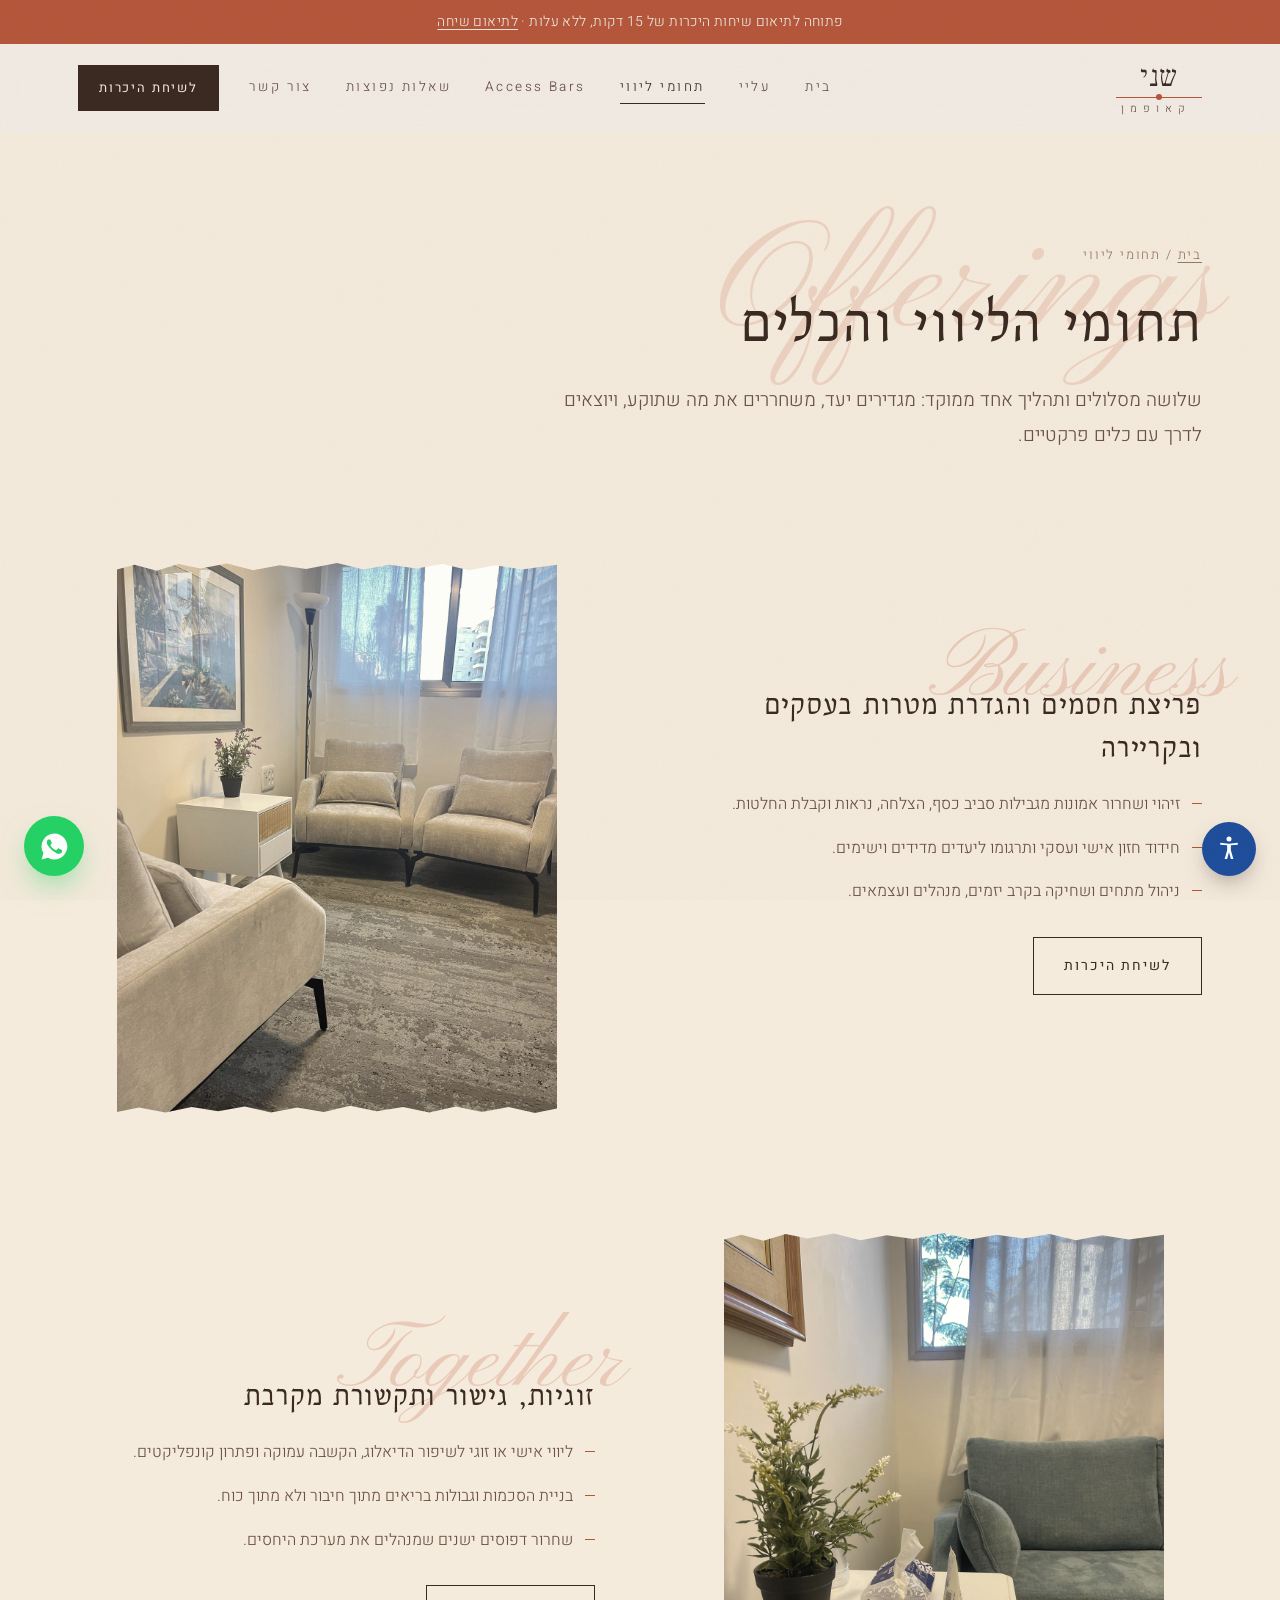
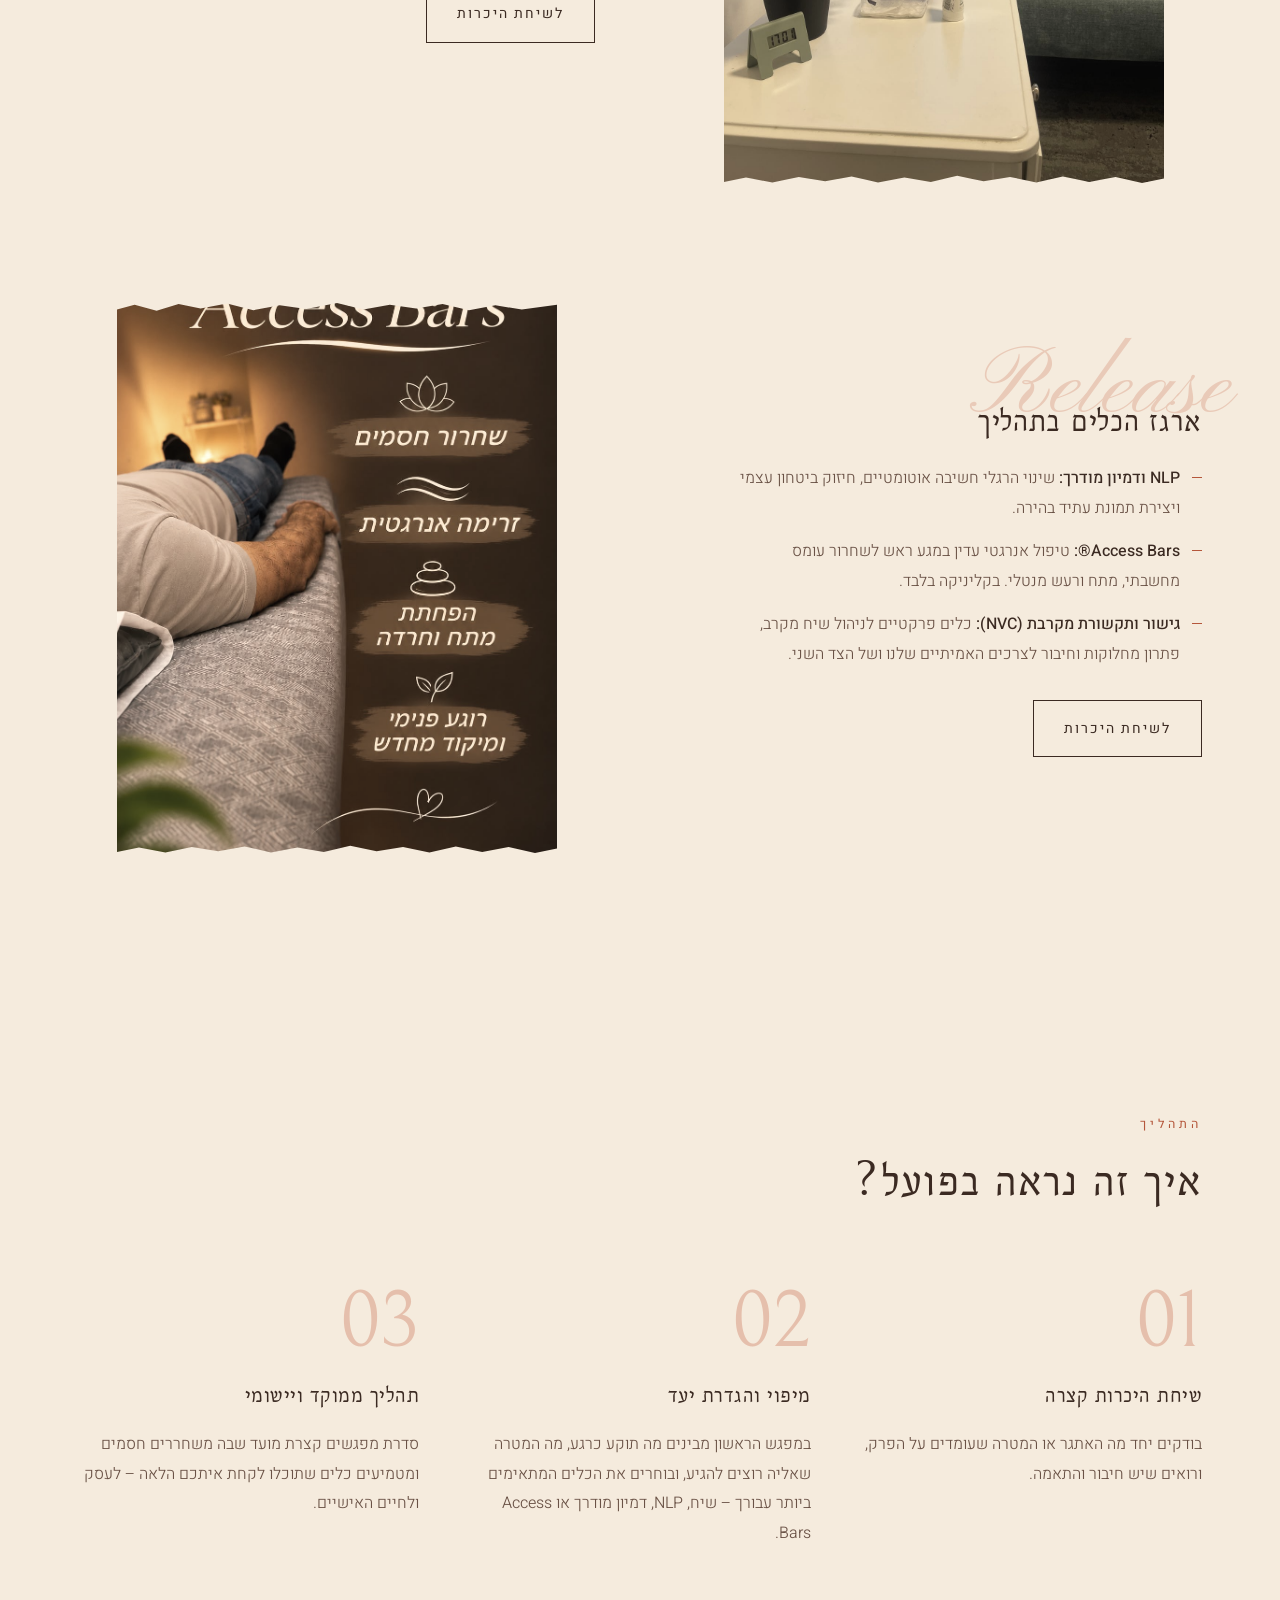
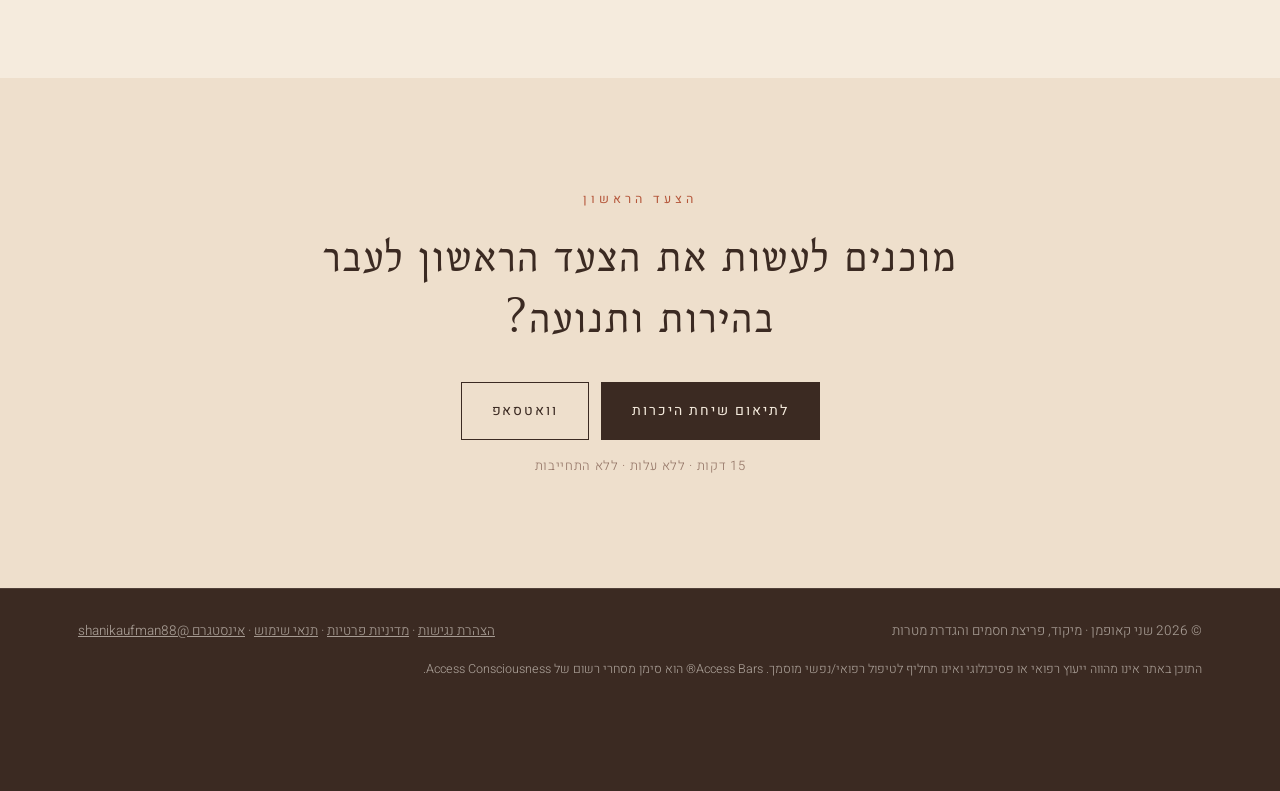
<file: services.html>
<!doctype html>
<html lang="he" dir="rtl">
<head>
<meta charset="utf-8">
<meta name="viewport" content="width=device-width, initial-scale=1">
<title>תחומי ליווי | שני קאופמן</title>
<meta name="description" content="ליווי בעסקים ובקריירה, זוגיות וגישור, וארגז כלים: NLP, דמיון מודרך, Access Bars ו-NVC.">
<meta property="og:title" content="תחומי ליווי | שני קאופמן">
<meta property="og:description" content="ליווי בעסקים ובקריירה, זוגיות וגישור, וארגז כלים: NLP, דמיון מודרך, Access Bars ו-NVC.">
<meta property="og:image" content="assets/shani.jpg">
<meta name="theme-color" content="#F5EBDD">
<link rel="icon" href="data:image/svg+xml,%3Csvg xmlns='http://www.w3.org/2000/svg' viewBox='0 0 64 64'%3E%3Crect width='64' height='64' rx='16' fill='%234A4038'/%3E%3Cpath d='M12 40c6 0 9-14 17-14s7 12 0 12-4-14 8-14h15' fill='none' stroke='%23F1ECE6' stroke-width='3.4' stroke-linecap='round'/%3E%3Ccircle cx='52' cy='24' r='3.2' fill='%23C4A68C'/%3E%3C/svg%3E">
<link rel="preconnect" href="https://fonts.googleapis.com">
<link rel="preconnect" href="https://fonts.gstatic.com" crossorigin>
<link href="https://fonts.googleapis.com/css2?family=Bellefair&family=Frank+Ruhl+Libre:wght@300;400&family=Heebo:wght@300;400;500&family=Pinyon+Script&display=swap" rel="stylesheet">
<link rel="stylesheet" href="assets/style.css">
</head>
<body>
<a class="skip" href="#main">דילוג לתוכן הראשי</a>
<div class="topbar">פתוחה לתיאום שיחות היכרות של 15 דקות, ללא עלות · <a href="contact.html">לתיאום שיחה</a></div>
<header class="nav" id="nav"><div class="nav-in">
<a href="index.html" class="brand" aria-label="שני קאופמן – דף הבית"><span class="wm"><span class="wm-1">שני</span><span class="wm-line" aria-hidden="true"><i></i></span><span class="wm-2">קאופמן</span></span></a>
<nav class="nav-links" aria-label="ניווט ראשי"><a href="index.html">בית</a><a href="about.html">עליי</a><a href="services.html" aria-current="page">תחומי ליווי</a><a href="access-bars.html">Access Bars</a><a href="faq.html">שאלות נפוצות</a><a href="contact.html">צור קשר</a></nav>
<details class="mobile-menu"><summary>תפריט ☰</summary><nav aria-label="ניווט נייד"><a href="index.html">בית</a><a href="about.html">עליי</a><a href="services.html" aria-current="page">תחומי ליווי</a><a href="access-bars.html">Access Bars</a><a href="faq.html">שאלות נפוצות</a><a href="contact.html">צור קשר</a></nav></details>
<a href="contact.html" class="btn btn-fill"><span>לשיחת היכרות</span></a>
</div></header>
<main id="main" tabindex="-1">
<section class="page-hero"><div class="wrap"><span class="script" aria-hidden="true">Offerings</span>
<div class="crumbs rv"><a href="index.html">בית</a> / תחומי ליווי</div>
<h1 class="rv d1">תחומי הליווי והכלים</h1><p class="rv d2">שלושה מסלולים ותהליך אחד ממוקד: מגדירים יעד, משחררים את מה שתוקע, ויוצאים לדרך עם כלים פרקטיים.</p></div></section><section id="services" style="padding-top:20px">
  <div class="wrap">
    

    <div class="offer" id="business">
      <div class="offer-txt rv"><span class="script" aria-hidden="true">Business</span>
        <h3>פריצת חסמים והגדרת מטרות בעסקים ובקריירה</h3>
        <ul>
          <li>זיהוי ושחרור אמונות מגבילות סביב כסף, הצלחה, נראות וקבלת החלטות.</li>
          <li>חידוד חזון אישי ועסקי ותרגומו ליעדים מדידים וישימים.</li>
          <li>ניהול מתחים ושחיקה בקרב יזמים, מנהלים ועצמאים.</li>
        </ul>
        <a href="contact.html" class="btn">לשיחת היכרות</a></div>
      <div class="offer-img rv d1"><img class="photo torn" src="assets/clinic-2.jpg" alt="כורסאות בקליניקה" loading="lazy"></div>
    </div>

    <div class="offer flip" id="couples">
      <div class="offer-txt rv"><span class="script" aria-hidden="true">Together</span>
        <h3>זוגיות, גישור ותקשורת מקרבת</h3>
        <ul>
          <li>ליווי אישי או זוגי לשיפור הדיאלוג, הקשבה עמוקה ופתרון קונפליקטים.</li>
          <li>בניית הסכמות וגבולות בריאים מתוך חיבור ולא מתוך כוח.</li>
          <li>שחרור דפוסים ישנים שמנהלים את מערכת היחסים.</li>
        </ul>
        <a href="contact.html" class="btn">לשיחת היכרות</a></div>
      <div class="offer-img rv d1"><img class="photo torn" src="assets/clinic-1.jpg" alt="פינה שקטה בקליניקה עם צמח וספה" loading="lazy"></div>
    </div>

    <div class="offer">
      <div class="offer-txt rv"><span class="script" aria-hidden="true">Release</span>
        <h3>ארגז הכלים בתהליך</h3>
        <ul>
          <li><b>NLP ודמיון מודרך:</b> שינוי הרגלי חשיבה אוטומטיים, חיזוק ביטחון עצמי ויצירת תמונת עתיד בהירה.</li>
          <li><b>Access Bars®:</b> טיפול אנרגטי עדין במגע ראש לשחרור עומס מחשבתי, מתח ורעש מנטלי. בקליניקה בלבד.</li>
          <li><b>גישור ותקשורת מקרבת (NVC):</b> כלים פרקטיים לניהול שיח מקרב, פתרון מחלוקות וחיבור לצרכים האמיתיים שלנו ושל הצד השני.</li>
        </ul>
        <a href="contact.html" class="btn">לשיחת היכרות</a></div>
      <div class="offer-img rv d1"><img class="photo torn" src="assets/access-bars.jpg" alt="טיפול Access Bars בקליניקה" loading="lazy" style="object-position:50% 70%"></div>
    </div>
  </div>
</section><section id="process">
  <div class="wrap">
    <div class="label rv">התהליך</div>
    <h2 class="rv d1" style="margin-top:14px">איך זה נראה בפועל?</h2>
    <div class="steps">
      <div class="step rv"><div class="n">01</div><h3>שיחת היכרות קצרה</h3><p>בודקים יחד מה האתגר או המטרה שעומדים על הפרק, ורואים שיש חיבור והתאמה.</p></div>
      <div class="step rv d1"><div class="n">02</div><h3>מיפוי והגדרת יעד</h3><p>במפגש הראשון מבינים מה תוקע כרגע, מה המטרה שאליה רוצים להגיע, ובוחרים את הכלים המתאימים ביותר עבורך – שיח, NLP, דמיון מודרך או Access Bars.</p></div>
      <div class="step rv d2"><div class="n">03</div><h3>תהליך ממוקד ויישומי</h3><p>סדרת מפגשים קצרת מועד שבה משחררים חסמים ומטמיעים כלים שתוכלו לקחת איתכם הלאה – לעסק ולחיים האישיים.</p></div>
    </div>
  </div>
</section><section class="cta-strip"><div class="label rv">הצעד הראשון</div><h2 class="rv d1" style="margin-top:14px">מוכנים לעשות את הצעד הראשון לעבר בהירות ותנועה?</h2>
<div class="btns rv d2"><a href="contact.html" class="btn btn-fill">לתיאום שיחת היכרות</a><a href="#" class="btn wa-link">וואטסאפ</a></div>
<p class="hero-note">15 דקות · ללא עלות · ללא התחייבות</p></section>
</main>
<footer><div class="wrap">
  <span>© <span id="y"></span> שני קאופמן · מיקוד, פריצת חסמים והגדרת מטרות</span>
  <span><a href="accessibility.html">הצהרת נגישות</a> · <a href="privacy.html">מדיניות פרטיות</a> · <a href="terms.html">תנאי שימוש</a> · <a href="https://www.instagram.com/shanikaufman88/" target="_blank" rel="noopener">אינסטגרם @shanikaufman88</a></span>
  <span style="flex-basis:100%;font-size:12.5px">התוכן באתר אינו מהווה ייעוץ רפואי או פסיכולוגי ואינו תחליף לטיפול רפואי/נפשי מוסמך. Access Bars® הוא סימן מסחרי רשום של Access Consciousness.</span>
</div></footer>
<a class="fab wa-link" href="#" aria-label="שליחת הודעה בוואטסאפ"><svg viewBox="0 0 24 24" aria-hidden="true"><path d="M12 2a10 10 0 0 0-8.6 15.1L2 22l5-1.3A10 10 0 1 0 12 2zm5.8 14.2c-.2.7-1.4 1.3-2 1.4-.5.1-1.2.1-1.9-.1a17 17 0 0 1-6.9-6c-.5-.8-.9-1.8-.9-2.8 0-1 .5-1.6.8-1.9.3-.3.6-.3.8-.3h.6c.2 0 .4 0 .6.5l.9 2.1c.1.2.1.4 0 .5l-.4.6-.4.4c-.1.2-.3.3-.1.6.2.3.8 1.3 1.7 2.1 1.2 1 2.1 1.4 2.4 1.5.3.1.5.1.7-.1l.9-1.1c.2-.3.4-.2.7-.1l2 1c.3.1.5.2.5.3.1.2.1.7-.1 1.4z"/></svg></a>

<button class="a11y-btn" id="a11yBtn" aria-label="תפריט נגישות" aria-expanded="false" aria-controls="a11yPanel"><svg viewBox="0 0 24 24" aria-hidden="true"><circle cx="12" cy="4" r="2"/><path d="M19 8.5 13.5 9v4l2 7h-2l-1.5-5.5L10.5 20h-2l2-7V9L5 8.5V7l7 .8 7-.8z"/></svg></button>
<div class="a11y-panel" id="a11yPanel" role="dialog" aria-label="אפשרויות נגישות">
  <h4>התאמות נגישות</h4>
  <button data-c="fs1" aria-pressed="false">הגדלת טקסט</button>
  <button data-c="fs2" aria-pressed="false">הגדלת טקסט נוספת</button>
  <button data-c="hc" aria-pressed="false">ניגודיות גבוהה</button>
  <button data-c="gs" aria-pressed="false">גווני אפור</button>
  <button data-c="ul" aria-pressed="false">הדגשת קישורים</button>
  <button data-c="rf" aria-pressed="false">גופן קריא</button>
  <button data-c="na" aria-pressed="false">עצירת אנימציות</button>
  <button id="a11yReset">איפוס</button>
  <a href="accessibility.html">הצהרת נגישות</a>
</div>

<script src="assets/site.js"></script>
</body>
</html>
</file>
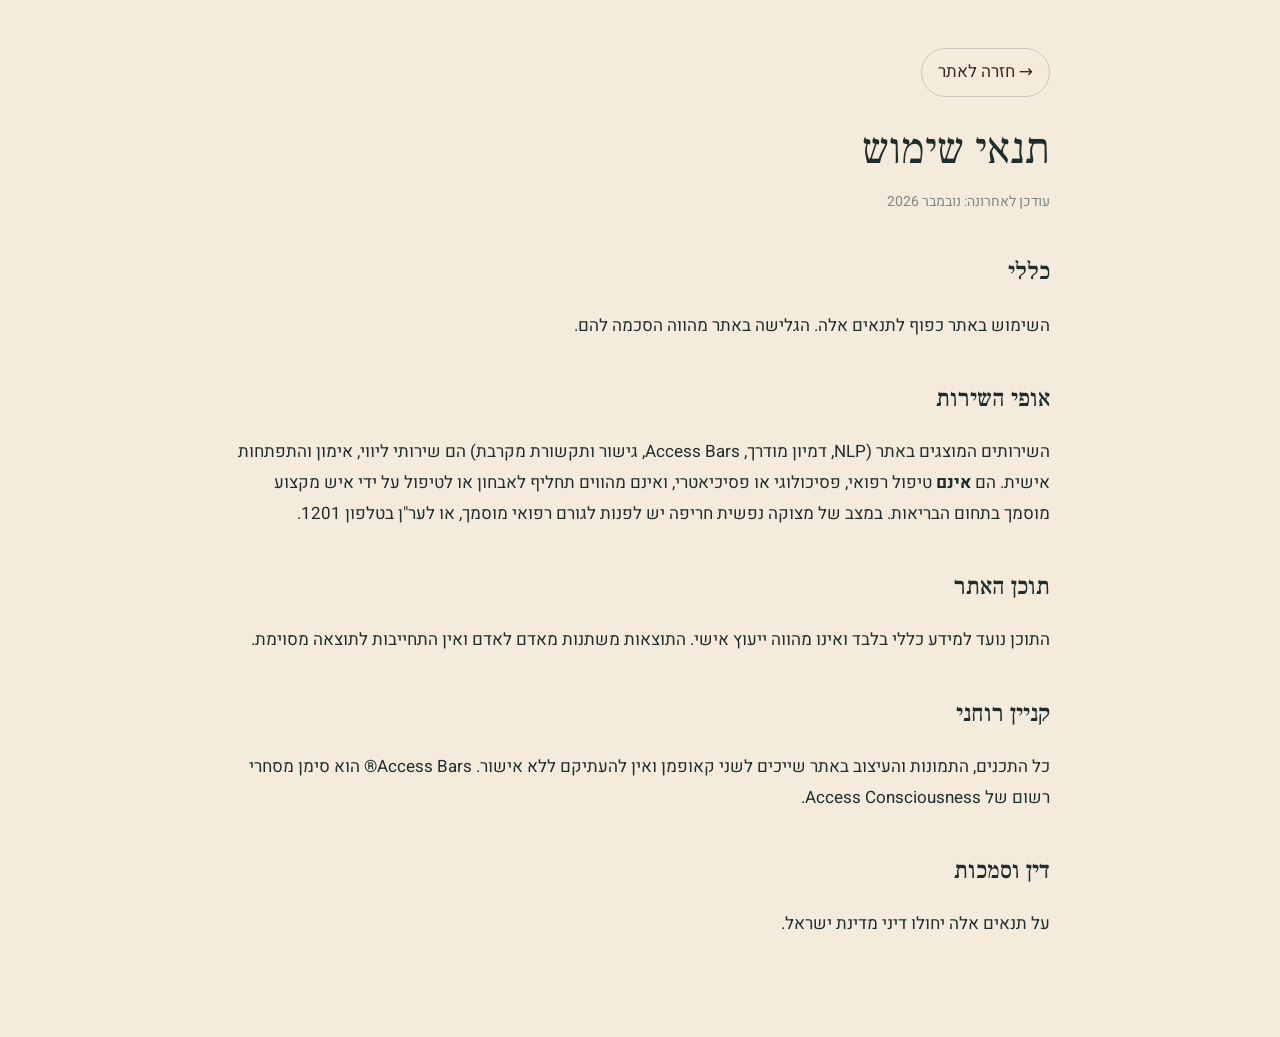
<file: terms.html>
<!doctype html><html lang="he" dir="rtl"><head><meta charset="utf-8"><meta name="viewport" content="width=device-width, initial-scale=1"><link href="https://fonts.googleapis.com/css2?family=Frank+Ruhl+Libre:wght@400;500&family=Heebo:wght@400;500&display=swap" rel="stylesheet"><link rel="stylesheet" href="legal.css"><title>תנאי שימוש | שני קאופמן</title></head><body><main>
<a class="back" href="index.html">→ חזרה לאתר</a>
<h1>תנאי שימוש</h1><p class="upd">עודכן לאחרונה: נובמבר 2026</p>
<h2>כללי</h2><p>השימוש באתר כפוף לתנאים אלה. הגלישה באתר מהווה הסכמה להם.</p>
<h2>אופי השירות</h2><p>השירותים המוצגים באתר (NLP, דמיון מודרך, Access Bars, גישור ותקשורת מקרבת) הם שירותי ליווי, אימון והתפתחות אישית. הם <b>אינם</b> טיפול רפואי, פסיכולוגי או פסיכיאטרי, ואינם מהווים תחליף לאבחון או לטיפול על ידי איש מקצוע מוסמך בתחום הבריאות. במצב של מצוקה נפשית חריפה יש לפנות לגורם רפואי מוסמך, או לער"ן בטלפון 1201.</p>
<h2>תוכן האתר</h2><p>התוכן נועד למידע כללי בלבד ואינו מהווה ייעוץ אישי. התוצאות משתנות מאדם לאדם ואין התחייבות לתוצאה מסוימת.</p>
<h2>קניין רוחני</h2><p>כל התכנים, התמונות והעיצוב באתר שייכים לשני קאופמן ואין להעתיקם ללא אישור. Access Bars® הוא סימן מסחרי רשום של Access Consciousness.</p>
<h2>דין וסמכות</h2><p>על תנאים אלה יחולו דיני מדינת ישראל.</p>
</main></body></html>
</file>
<file: assets/style.css>
:root{
  --paper:#F5EBDD; --paper-2:#EEDFCC; --card:#FBF5EC;
  --ink:#3B2A22; --ink-soft:#6A5246; --muted:#97796A;
  --taupe:#B5573B; --blush:#E2B5A0; --olive:#B5573B; --deep:#3B2A22; --gold:#B5573B;
  --line:rgba(62,54,49,.16);
  --serif:'Bellefair','Frank Ruhl Libre',serif; --sans:'Heebo',system-ui,sans-serif; --script:'Pinyon Script',cursive;
  --max:1180px;
  --torn:url("data:image/svg+xml,%3Csvg xmlns='http://www.w3.org/2000/svg' viewBox='0 0 100 100' preserveAspectRatio='none'%3E%3Cpath d='M0 1.2 4 .3 9 1.4 14 .2 19 1 25 .1 31 1.3 37 .4 43 1.1 50 0 56 1.2 62 .3 68 1 74 .2 80 1.3 86 .4 92 1.2 100 .3V99.2L95 100 89 98.9 83 99.8 77 98.8 71 99.9 65 98.9 59 99.7 53 98.7 47 99.8 41 99 35 99.9 29 98.8 23 99.7 17 98.9 11 99.9 5 99 0 99.8Z'/%3E%3C/svg%3E");
}
*{box-sizing:border-box;margin:0;padding:0}
html{scroll-behavior:smooth}
body{font-family:var(--sans);font-weight:300;background:var(--paper);color:var(--ink);line-height:1.85;font-size:17px;-webkit-font-smoothing:antialiased;overflow-x:hidden}
/* paper texture */
body::before{content:"";position:fixed;inset:0;pointer-events:none;z-index:100;opacity:.35;mix-blend-mode:multiply;
  background-image:url("data:image/svg+xml,%3Csvg xmlns='http://www.w3.org/2000/svg' width='300' height='300'%3E%3Cfilter id='n'%3E%3CfeTurbulence type='fractalNoise' baseFrequency='.75' numOctaves='4' stitchTiles='stitch'/%3E%3CfeColorMatrix values='0 0 0 0 .45 0 0 0 0 .4 0 0 0 0 .36 0 0 0 .18 0'/%3E%3C/filter%3E%3Crect width='100%25' height='100%25' filter='url(%23n)'/%3E%3C/svg%3E")}
img{max-width:100%;display:block}
a{color:inherit;text-decoration:none}
.wrap{max-width:var(--max);margin:0 auto;padding:0 28px}
.photo{filter:sepia(.18) saturate(.78) contrast(.96) brightness(1.02)}
.torn{-webkit-mask:var(--torn) center/100% 100%;mask:var(--torn) center/100% 100%}
.label{font-family:var(--sans);font-size:12.5px;letter-spacing:.32em;font-weight:400;color:var(--taupe);text-transform:uppercase}
.script{font-family:var(--script);font-weight:400;color:var(--blush);line-height:1;pointer-events:none;direction:ltr}
h1,h2,h3{font-family:var(--serif);font-weight:400;letter-spacing:.02em;color:var(--ink)}
h2{font-size:clamp(32px,4vw,52px);line-height:1.2}

/* announcement + nav */
.topbar{background:var(--olive);color:#EDE7DF;text-align:center;font-size:14px;padding:9px 16px;letter-spacing:.03em}
.topbar a{text-decoration:underline;text-underline-offset:3px}
.nav{position:sticky;top:0;z-index:50;background:rgba(241,236,230,.86);backdrop-filter:blur(12px);-webkit-backdrop-filter:blur(12px);border-bottom:1px solid transparent;transition:border-color .3s}
.nav.scrolled{border-color:var(--line)}
.nav-in{max-width:var(--max);margin:0 auto;padding:18px 28px;display:flex;align-items:center;gap:30px}
.brand{font-family:var(--serif);font-size:25px;letter-spacing:.12em;display:flex;align-items:center;gap:12px}
.brand svg{width:44px;height:28px}
.nav-links{display:flex;gap:34px;margin-inline-start:auto;font-size:13.5px;letter-spacing:.18em;color:var(--ink-soft)}
.nav-links a{position:relative;padding:4px 0}
.nav-links a::after{content:"";position:absolute;bottom:0;right:0;width:0;height:1px;background:var(--ink);transition:width .35s}
.nav-links a:hover::after{width:100%}
.btn{display:inline-flex;align-items:center;justify-content:center;gap:10px;font-family:var(--sans);font-weight:400;font-size:14px;letter-spacing:.14em;padding:15px 30px;border:1px solid var(--ink);background:transparent;color:var(--ink);cursor:pointer;transition:.35s}
.btn:hover{background:var(--ink);color:var(--paper)}
.btn-fill{background:var(--deep);color:var(--paper);border-color:var(--deep)}
.btn-fill:hover{background:transparent;color:var(--deep)}
.btn-wa{background:#25D366;border-color:#25D366;color:#fff}
.btn-wa:hover{background:#1ea952;border-color:#1ea952;color:#fff}
.btn svg{width:18px;height:18px}
.nav .btn{padding:10px 20px;font-size:13px}

/* HERO */
.hero{display:grid;grid-template-columns:38% 62%;min-height:calc(100vh - 110px)}
.hero-txt{display:flex;flex-direction:column;justify-content:center;padding:60px 56px;position:relative}
.hero-txt h1{font-size:clamp(40px,4.6vw,66px);line-height:1.15;margin:22px 0 26px}
.hero-txt h1 span{display:block;color:var(--taupe)}
.hero-txt p{color:var(--ink-soft);max-width:420px}
.hero-txt .btns{display:flex;flex-wrap:wrap;gap:12px;margin-top:36px}
.hero-note{font-size:13px;color:var(--muted);margin-top:14px;letter-spacing:.05em}
.hero-vis{position:relative;overflow:hidden;background:#B9AEA4}
.hero-vis .bg{position:absolute;inset:0;background:url(clinic-2.jpg) center/cover;filter:sepia(.35) saturate(.5) brightness(.95);transform:scale(1.08);animation:slowzoom 24s ease-in-out infinite alternate}
.hero-vis::after{content:"";position:absolute;inset:0;background:linear-gradient(90deg,rgba(74,64,56,.15),rgba(166,150,138,.55))}
@keyframes slowzoom{to{transform:scale(1.16)}}
.hero-vis .inner{position:relative;z-index:2;height:100%;display:grid;grid-template-columns:1fr 1fr;align-items:center;gap:30px;padding:60px 50px}
.hero-portrait{width:100%;max-width:300px;justify-self:center;transform:rotate(-2deg);box-shadow:0 30px 50px -20px rgba(0,0,0,.45)}
.hero-portrait img{aspect-ratio:4/5;object-fit:cover;object-position:50% 25%;width:100%}
.tape{position:absolute;width:90px;height:26px;background:rgba(241,236,230,.65);top:-10px;left:50%;transform:translateX(-50%) rotate(3deg);z-index:2}
.hero-quote{color:#fff;font-family:var(--serif);font-size:clamp(24px,2.4vw,34px);line-height:1.35;letter-spacing:.03em;text-shadow:0 2px 20px rgba(0,0,0,.25)}
.hero-quote small{display:block;margin-top:18px;font-family:var(--sans);font-size:12px;letter-spacing:.3em;opacity:.85}

/* welcome */
section{padding:130px 0;position:relative}
.welcome{display:grid;grid-template-columns:.8fr 1.2fr;gap:90px;align-items:start}
.welcome .pic{position:relative;max-width:360px;margin-top:40px}
.welcome .pic img{aspect-ratio:4/5;object-fit:cover;object-position:50% 25%;width:100%}
.welcome .txt{position:relative}
.welcome .script{position:absolute;top:-70px;right:-20px;font-size:120px;opacity:.55}
.welcome h2{position:relative;color:var(--taupe);font-size:clamp(30px,3.4vw,44px)}
.welcome .txt p{margin-top:22px;color:var(--ink-soft);max-width:560px}
.welcome .txt p strong{font-weight:500;color:var(--ink)}

/* pains */
.pains{display:grid;grid-template-columns:1fr 1fr;gap:0;margin-top:50px;border-top:1px solid var(--line)}
.pain{padding:34px 0 34px 40px;border-bottom:1px solid var(--line)}
.pain:nth-child(odd){border-left:1px solid var(--line)}
.pain:nth-child(even){padding-right:40px;padding-left:0}
.pain h3{font-size:24px;margin-bottom:8px;display:flex;align-items:baseline;gap:14px}
.pain h3 i{font-style:normal;font-family:var(--serif);font-size:15px;color:var(--gold)}
.pain p{color:var(--ink-soft);font-size:16px}

/* quote band */
.band{position:relative;min-height:560px;display:grid;place-items:center;overflow:hidden;text-align:center;padding:100px 24px}
.band .bg{position:absolute;inset:0;background:url(clinic-1.jpg) center 30%/cover;filter:sepia(.45) saturate(.45) brightness(.9) blur(1.5px);transform:scale(1.05)}
.band::after{content:"";position:absolute;inset:0;background:rgba(120,106,94,.5)}
.band blockquote{position:relative;z-index:2;max-width:760px;color:#fff;font-family:var(--serif);font-size:clamp(26px,3.2vw,42px);line-height:1.45;letter-spacing:.03em}
.band .script{position:absolute;z-index:2;bottom:50px;left:8%;color:#fff;font-size:64px;opacity:.9}

/* approach */
.duo{display:grid;grid-template-columns:1fr 1fr;gap:70px;margin-top:70px}
.world{position:relative}
.world .script{position:absolute;top:-46px;right:-10px;font-size:84px;opacity:.6}
.world h3{position:relative;font-size:32px;margin-bottom:14px}
.world p{color:var(--ink-soft)}
.world ul{list-style:none;display:flex;flex-wrap:wrap;gap:8px 18px;margin-top:22px;font-size:13px;letter-spacing:.2em;color:var(--taupe)}
.world li::before{content:"— "}

/* offerings */
.offer{display:grid;grid-template-columns:1fr 1fr;gap:90px;align-items:center;margin-bottom:120px}
.offer:last-child{margin-bottom:0}
.offer.flip .offer-img{order:-1}
.offer-txt{position:relative;max-width:470px}
.offer-txt .script{position:absolute;top:-58px;right:-30px;font-size:96px;opacity:.6}
.offer-txt h3{position:relative;font-size:clamp(28px,2.8vw,38px);line-height:1.2;margin-bottom:22px}
.offer-txt ul{list-style:none;display:grid;gap:14px}
.offer-txt li{color:var(--ink-soft);padding-inline-start:22px;position:relative;font-size:16px}
.offer-txt li::before{content:"";position:absolute;right:0;top:13px;width:10px;height:1px;background:var(--taupe)}
.offer-txt li b{font-weight:500;color:var(--ink)}
.offer-txt .btn{margin-top:30px}
.offer-img{position:relative;max-width:440px;justify-self:center;width:100%}
.offer-img img{width:100%;aspect-ratio:4/5;object-fit:cover}

/* about */
.about{background:var(--paper-2)}
.about-grid{display:grid;grid-template-columns:1.1fr .9fr;gap:90px;align-items:center}
.about .script{font-size:110px;opacity:.55;position:absolute;top:-80px;right:-10px}
.about h2{position:relative}
.about p{color:var(--ink-soft);margin-top:20px}
.about p.big{font-family:var(--serif);font-size:25px;line-height:1.55;color:var(--ink)}
.creds{display:flex;flex-wrap:wrap;gap:8px 22px;margin-top:30px;font-size:13px;letter-spacing:.2em;color:var(--taupe)}
.about-pics{position:relative;height:600px}
.about-pics figure{position:absolute;background:var(--card);padding:12px 12px 46px;box-shadow:0 25px 45px -25px rgba(62,54,49,.45)}
.about-pics img{width:100%;height:100%;object-fit:cover}
.about-pics .p1{width:66%;height:72%;top:0;right:0;transform:rotate(2.5deg)}
.about-pics .p1 img{object-position:50% 25%}
.about-pics .p2{width:54%;height:48%;bottom:0;left:0;transform:rotate(-3deg)}
.about-pics figcaption{position:absolute;bottom:10px;right:0;left:0;text-align:center;font-family:var(--script);font-size:24px;color:var(--taupe);direction:ltr}

/* process */
.steps{display:grid;grid-template-columns:repeat(3,1fr);gap:50px;margin-top:70px}
.step .n{font-family:var(--serif);font-size:80px;line-height:1;color:var(--blush);opacity:.8}
.step h3{font-size:25px;margin:10px 0 12px}
.step p{color:var(--ink-soft);font-size:16px}
.gallery{display:grid;grid-template-columns:1.3fr 1fr 1fr;gap:20px;margin-top:90px}
.gallery img{width:100%;height:360px;object-fit:cover}

/* faq */
.faq-wrap{display:grid;grid-template-columns:.8fr 1.2fr;gap:90px}
details{border-bottom:1px solid var(--line);padding:26px 0}
details:first-child{border-top:1px solid var(--line)}
summary{list-style:none;cursor:pointer;display:flex;justify-content:space-between;gap:20px;align-items:center;font-family:var(--serif);font-size:23px}
summary::-webkit-details-marker{display:none}
summary i{flex:none;font-style:normal;font-size:26px;font-weight:300;color:var(--taupe);transition:transform .3s}
details[open] summary i{transform:rotate(45deg)}
details p{margin-top:14px;color:var(--ink-soft);max-width:640px}

/* contact */
.contact{background:var(--deep);color:#EDE6DE}
.contact h2{color:#F4EFE9}
.contact .label{color:var(--blush)}
.contact-grid{display:grid;grid-template-columns:1fr 1fr;gap:80px}
.contact .script{color:var(--gold);font-size:90px;opacity:.5;position:absolute;top:-60px;right:-10px}
.contact-intro{position:relative}
.contact-intro p{margin-top:20px;color:rgba(237,230,222,.75)}
.cards{display:grid;gap:0;margin-top:40px;border-top:1px solid rgba(237,230,222,.18)}
.cc{display:flex;align-items:center;gap:20px;padding:20px 4px;border-bottom:1px solid rgba(237,230,222,.18);transition:padding .3s}
.cc:hover{padding-inline-start:14px}
.cc svg{width:24px;height:24px;flex:none}
.cc small{display:block;font-size:12px;letter-spacing:.25em;color:var(--blush)}
.cc b{font-weight:400;font-size:18px;direction:ltr;unicode-bidi:plaintext}
.cc .arr{margin-inline-start:auto;opacity:.6}
form{background:var(--card);color:var(--ink);padding:48px 44px}
form h3{font-size:30px;margin-bottom:26px}
.field{margin-bottom:20px}
.field>label{display:block;font-size:12.5px;letter-spacing:.2em;color:var(--ink-soft);margin-bottom:6px}
.field input[type=text],.field input[type=tel]{width:100%;padding:12px 2px;border:0;border-bottom:1px solid var(--line);background:transparent;font:inherit;font-size:17px;color:var(--ink);transition:.2s}
.field input:focus{outline:none;border-color:var(--deep)}
.chips{display:flex;flex-wrap:wrap;gap:8px;margin-top:6px}
.chips input{position:absolute;opacity:0;width:1px;height:1px}
.chips label{cursor:pointer;padding:9px 16px;border:1px solid var(--line);font-size:14.5px;transition:.2s}
.chips input:checked+label{background:var(--deep);color:var(--paper);border-color:var(--deep)}
.chips input:focus-visible+label{outline:3px solid var(--gold);outline-offset:2px}
.consent{display:flex;gap:10px;align-items:flex-start;font-size:13.5px;color:var(--ink-soft);margin-top:8px}
.consent input{margin-top:5px;width:18px;height:18px;accent-color:var(--deep);flex:none}
.consent a{text-decoration:underline}
.form-btns{display:grid;grid-template-columns:1fr 1fr;gap:10px;margin-top:22px}

footer{background:var(--deep);color:rgba(237,230,222,.6);font-size:13.5px;padding:30px 0 110px;border-top:1px solid rgba(237,230,222,.12)}
footer .wrap{display:flex;justify-content:space-between;flex-wrap:wrap;gap:14px}
footer a{text-decoration:underline}

/* fab */
.fab{position:fixed;bottom:24px;left:24px;z-index:60;width:60px;height:60px;border-radius:50%;background:#25D366;display:grid;place-items:center;box-shadow:0 14px 30px -8px rgba(37,211,102,.55);transition:transform .3s}
.fab:hover{transform:scale(1.08)}
.fab svg{width:31px;height:31px;fill:#fff}

/* a11y */
.skip{position:absolute;top:-60px;right:16px;z-index:200;background:var(--deep);color:#fff;padding:12px 18px}
.skip:focus{top:12px}
:focus-visible{outline:3px solid var(--gold);outline-offset:3px}
.a11y-btn{position:fixed;bottom:24px;right:24px;z-index:60;width:54px;height:54px;border-radius:50%;background:#1F4E9C;border:0;cursor:pointer;display:grid;place-items:center;box-shadow:0 10px 24px -8px rgba(0,0,0,.4)}
.a11y-btn svg{width:30px;height:30px;fill:#fff}
.a11y-panel{position:fixed;bottom:88px;right:24px;z-index:61;width:270px;background:#fff;color:#111;border-radius:16px;padding:18px;box-shadow:0 20px 50px -10px rgba(0,0,0,.35);display:none;font-size:15px}
.a11y-panel.open{display:block}
.a11y-panel h4{font-size:16px;margin-bottom:10px}
.a11y-panel button{display:block;width:100%;text-align:right;padding:10px 12px;margin-bottom:6px;border-radius:10px;border:1px solid #ddd;background:#f7f7f7;font:inherit;cursor:pointer;color:#111}
.a11y-panel button[aria-pressed=true]{background:#1F4E9C;color:#fff;border-color:#1F4E9C}
.a11y-panel a{font-size:13.5px;text-decoration:underline;color:#1F4E9C}
html.fs1 body{font-size:19px} html.fs2 body{font-size:21px}
html.hc body{background:#fff!important;color:#000!important} html.hc body::before{display:none}
html.hc p,html.hc li,html.hc h2,html.hc .label{color:#000!important} html.hc .contact,html.hc footer{background:#000!important} html.hc .contact *, html.hc footer *{color:#fff!important} html.hc form *{color:#000!important}
html.ul a{text-decoration:underline!important}
html.rf body,html.rf h1,html.rf h2,html.rf h3,html.rf summary{font-family:Arial,sans-serif!important}
html.na *{animation:none!important;transition:none!important} html.na .rv{opacity:1;transform:none}
html.gs body{filter:grayscale(1)}

/* reveal */
.rv{opacity:0;transform:translateY(34px);transition:opacity 1.1s cubic-bezier(.2,.7,.2,1),transform 1.1s cubic-bezier(.2,.7,.2,1)}
.rv.in{opacity:1;transform:none}
.d1{transition-delay:.12s}.d2{transition-delay:.24s}

@media (max-width:980px){
  .nav-links{display:none}
  .hero{grid-template-columns:1fr}
  .hero-txt{padding:56px 24px 60px}
  .hero-vis .inner{grid-template-columns:1fr;padding:60px 28px;text-align:center}
  .hero-portrait{max-width:240px}
  .welcome,.duo,.offer,.about-grid,.faq-wrap,.contact-grid{grid-template-columns:1fr;gap:50px}
  .offer.flip .offer-img{order:0}
  .offer-img{max-width:360px}
  .welcome .pic{margin:0 auto}
  .pains{grid-template-columns:1fr}
  .pain,.pain:nth-child(even){padding:28px 0;border-left:0!important}
  .steps{grid-template-columns:1fr;gap:36px}
  .gallery{grid-template-columns:1fr}
  .gallery img{height:260px}
  .about-pics{height:460px}
  section{padding:90px 0}
  form{padding:34px 24px}
  .band .script{font-size:46px;bottom:26px}
}
@media (max-width:560px){
  body{font-size:16px}
  .wrap{padding:0 16px}
  .nav-in{padding:14px 16px;gap:14px}
  .brand{font-size:20px;letter-spacing:.06em}
  .nav .btn span{display:none}
  .form-btns{grid-template-columns:1fr}
  .welcome .script,.about .script,.offer-txt .script{font-size:72px;top:-44px}
}
@media (prefers-reduced-motion:reduce){*{animation:none!important;transition:none!important}.rv{opacity:1;transform:none}}

/* inner pages */
.page-hero{position:relative;padding:110px 0 90px;overflow:hidden}
.page-hero .wrap{position:relative}
.page-hero .script{position:absolute;top:-30px;right:10px;font-size:clamp(90px,12vw,170px);opacity:.45}
.page-hero h1{position:relative;font-size:clamp(42px,5.4vw,76px);line-height:1.1;margin-top:16px;max-width:900px}
.page-hero p{position:relative;margin-top:24px;max-width:640px;color:var(--ink-soft);font-size:19px}
.crumbs{font-size:13px;letter-spacing:.14em;color:var(--muted)}
.crumbs a{text-decoration:underline;text-underline-offset:3px}
.nav-links a[aria-current=page]{color:var(--ink)}
.nav-links a[aria-current=page]::after{width:100%}
.teasers{display:grid;grid-template-columns:repeat(3,1fr);gap:34px;margin-top:70px}
.teaser{display:block;position:relative}
.teaser img{width:100%;aspect-ratio:4/5;object-fit:cover;transition:transform 1s}
.teaser .imgw{overflow:hidden}
.teaser:hover img{transform:scale(1.05)}
.teaser .script{display:block;font-size:52px;margin:22px 0 -12px}
.teaser h3{font-size:25px;line-height:1.3}
.teaser span.more{display:inline-block;margin-top:12px;font-size:13px;letter-spacing:.22em;border-bottom:1px solid var(--ink);padding-bottom:3px}
.prose{max-width:720px}
.prose p{color:var(--ink-soft);margin-top:20px}
.split{display:grid;grid-template-columns:1fr 1fr;gap:90px;align-items:center}
.cta-strip{text-align:center;padding:110px 24px;background:var(--paper-2)}
.cta-strip h2{max-width:760px;margin:0 auto}
.cta-strip .btns{display:flex;justify-content:center;gap:12px;flex-wrap:wrap;margin-top:34px}
.mobile-menu{display:none}
@media (max-width:980px){
  .teasers,.split{grid-template-columns:1fr;gap:50px}
  .mobile-menu{display:block;margin-inline-start:auto}
  .mobile-menu summary{font-size:13px;letter-spacing:.2em;padding:8px 0;font-family:var(--sans)}
  .mobile-menu nav{position:absolute;top:100%;right:0;left:0;background:var(--paper);border-bottom:1px solid var(--line);display:grid;padding:10px 24px 20px}
  .mobile-menu nav a{padding:12px 0;border-bottom:1px solid var(--line);font-family:var(--serif);font-size:22px}
  .nav .btn{display:none}
}
/* logo #5 wordmark */
.brand .wm{display:inline-flex;flex-direction:column;align-items:center;line-height:1;gap:5px}
.wm-1{font-family:'Frank Ruhl Libre',serif;font-weight:300;font-size:30px;letter-spacing:.02em;color:var(--ink)}
.wm-line{position:relative;width:86px;height:1px;background:var(--gold)}
.wm-line i{position:absolute;top:-2.5px;left:50%;width:6px;height:6px;margin-left:-3px;border-radius:50%;background:var(--gold)}
.wm-2{font-family:var(--sans);font-weight:300;font-size:11px;letter-spacing:.55em;margin-inline-end:-.55em;color:var(--ink-soft)}
</file>
<file: legal.css>
body{font-family:'Heebo',system-ui,sans-serif;background:#F5EBDD;color:#1F2E2C;line-height:1.8;margin:0;font-size:17px}
main{max-width:820px;margin:0 auto;padding:48px 20px 80px}
a{color:#3B2A22}
.back{display:inline-block;margin-bottom:28px;text-decoration:none;border:1px solid rgba(31,46,44,.2);padding:8px 16px;border-radius:999px}
h1{font-family:'Frank Ruhl Libre',serif;font-weight:400;font-size:44px;line-height:1.15;margin:0 0 8px}
h2{font-family:'Frank Ruhl Libre',serif;font-weight:500;font-size:24px;margin:36px 0 8px}
.upd{color:#7D8885;font-size:14px}
.box{background:#FBF8F3;border:1px solid rgba(31,46,44,.12);border-radius:18px;padding:20px 24px;margin-top:16px}
:focus-visible{outline:3px solid #B5573B;outline-offset:3px}
</file>
